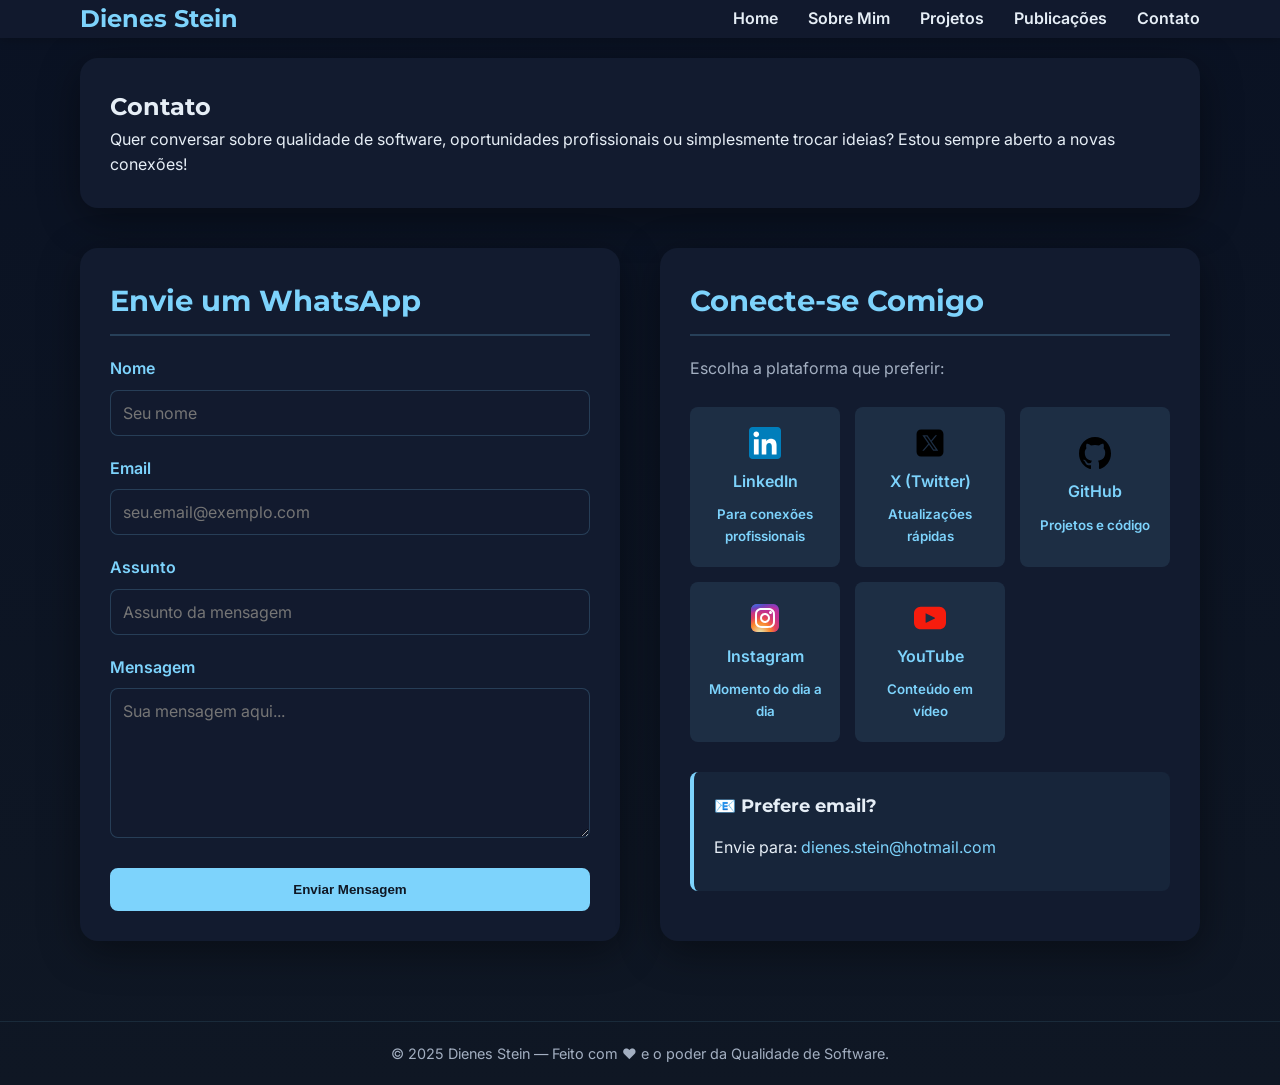
<file: contato.html>
<!DOCTYPE html>
<html lang="pt-BR">
<head>
    <meta charset="UTF-8">
    <meta name="viewport" content="width=device-width, initial-scale=1.0">
    <title>Contato — Dienes Stein</title>
    <meta name="description" content="Entre em contato comigo para parcerias, dúvidas ou oportunidades profissionais.">
    <link rel="canonical" href="https://dienes.com.br/contato" />
    <link rel="apple-touch-icon" sizes="180x180" href="images/favicon/apple-touch-icon.png">
    <link rel="icon" type="image/png" sizes="32x32" href="images/favicon/favicon-32x32.png">
    <link rel="icon" type="image/png" sizes="16x16" href="images/favicon/favicon-16x16.png">
    <link rel="icon" type="image/x-icon" href="favicon.ico">
    <link rel="stylesheet" href="css/style.css">
    <link rel="preconnect" href="https://fonts.googleapis.com">
    <link rel="preconnect" href="https://fonts.gstatic.com" crossorigin>
    <link href="https://fonts.googleapis.com/css2?family=Inter:wght@300;400;600;700&family=Montserrat:wght@700&display=swap" rel="stylesheet">
    <script src="js/analytics.js"></script>
</head>
<body>
    <header class="header">
        <div class="container">
            <nav class="navbar">
                <div class="logo">Dienes Stein</div>
                <ul class="nav-menu">
                    <li><a href="/" class="nav-link">Home</a></li>
                    <li><a href="/sobre" class="nav-link">Sobre Mim</a></li>
                    <li><a href="/projetos" class="nav-link">Projetos</a></li>
                    <li><a href="/publicacoes" class="nav-link">Publicações</a></li>
                    <li><a href="/contato" class="nav-link active">Contato</a></li>
                </ul>
                <button class="hamburger" id="hamburger">
                    <span></span>
                    <span></span>
                    <span></span>
                </button>
            </nav>
        </div>
    </header>

    <main class="container">
        <section class="card">
            <h1>Contato</h1>
            <p>Quer conversar sobre qualidade de software, oportunidades profissionais ou simplesmente trocar ideias? Estou sempre aberto a novas conexões!</p>
        </section>

        <div class="contact-section">
            <!-- Contact Form -->
            <section class="card">
                <h2>Envie um WhatsApp</h2>
                <form class="contact-form" id="whatsapp-form">
                    <div class="form-group">
                        <label for="contact-name">Nome</label>
                        <input type="text" id="contact-name" name="name" required placeholder="Seu nome">
                    </div>

                    <div class="form-group">
                        <label for="contact-email">Email</label>
                        <input type="email" id="contact-email" name="email" required placeholder="seu.email@exemplo.com">
                    </div>

                    <div class="form-group">
                        <label for="contact-subject">Assunto</label>
                        <input type="text" id="contact-subject" name="subject" required placeholder="Assunto da mensagem">
                    </div>

                    <div class="form-group">
                        <label for="contact-message">Mensagem</label>
                        <textarea id="contact-message" name="message" required placeholder="Sua mensagem aqui..."></textarea>
                    </div>

                    <button type="submit" class="btn btn-primary form-submit">Enviar Mensagem</button>
                </form>
            </section>

            <!-- Contact Information -->
            <section class="card">
                <h2>Conecte-se Comigo</h2>
                <p class="contact-intro">Escolha a plataforma que preferir:</p>

                <div class="social-links">
                    <a href="https://linkedin.com/in/dienes" target="_blank">
                        <img src="https://dieneslab.github.io/icons/linkedin.svg" alt="LinkedIn">
                        <span>LinkedIn</span>
                        <small>Para conexões profissionais</small>
                    </a>
                    <a href="https://x.com/dienes" target="_blank">
                        <img src="https://dieneslab.github.io/icons/xcom.svg" alt="X">
                        <span>X (Twitter)</span>
                        <small>Atualizações rápidas</small>
                    </a>
                    <a href="https://github.com/dieneslab" target="_blank">
                        <img src="https://dieneslab.github.io/icons/github.svg" alt="GitHub">
                        <span>GitHub</span>
                        <small>Projetos e código</small>
                    </a>
                    <a href="https://instagram.com/dienes_stein" target="_blank">
                        <img src="https://dieneslab.github.io/icons/instagram.svg" alt="Instagram">
                        <span>Instagram</span>
                        <small>Momento do dia a dia</small>
                    </a>
                    <a href="https://www.youtube.com/dienes_stein" target="_blank">
                        <img src="https://dieneslab.github.io/icons/youtube.svg" alt="YouTube">
                        <span>YouTube</span>
                        <small>Conteúdo em vídeo</small>
                    </a>
                </div>

                <div class="contact-highlight">
                    <h3>📧 Prefere email?</h3>
                    <p>Envie para: <a href="mailto:dienes.stein@hotmail.com">dienes.stein@hotmail.com</a></p>
                </div>
            </section>
        </div>

    </main>

    <footer class="footer">
        <div class="container">
            <p>&copy; 2025 Dienes Stein — Feito com ❤️ e o poder da Qualidade de Software.</p>
        </div>
    </footer>

    <script>
    document.getElementById("whatsapp-form").addEventListener("submit", function(event) {
        event.preventDefault();

        // 👉 Substitua pelo seu número do WhatsApp (DDI + DDD + número, sem traços ou espaços)
        const phoneNumber = "5547984241290";

        const name = document.getElementById("contact-name").value.trim();
        const email = document.getElementById("contact-email").value.trim();
        const subject = document.getElementById("contact-subject").value.trim();
        const message = document.getElementById("contact-message").value.trim();

        const text = ` *Nova mensagem de contato!*\n\n` +
                     ` *Nome:* ${name}\n` +
                     ` *Email:* ${email}\n` +
                     ` *Assunto:* ${subject}\n` +
                     ` *Mensagem:* ${message}`;

        const encodedText = encodeURIComponent(text);
        const whatsappURL = `https://wa.me/${phoneNumber}?text=${encodedText}`;

        window.open(whatsappURL, "_blank");
    });
    </script>

    <script src="js/script.js"></script>
</body>
</html>
</file>
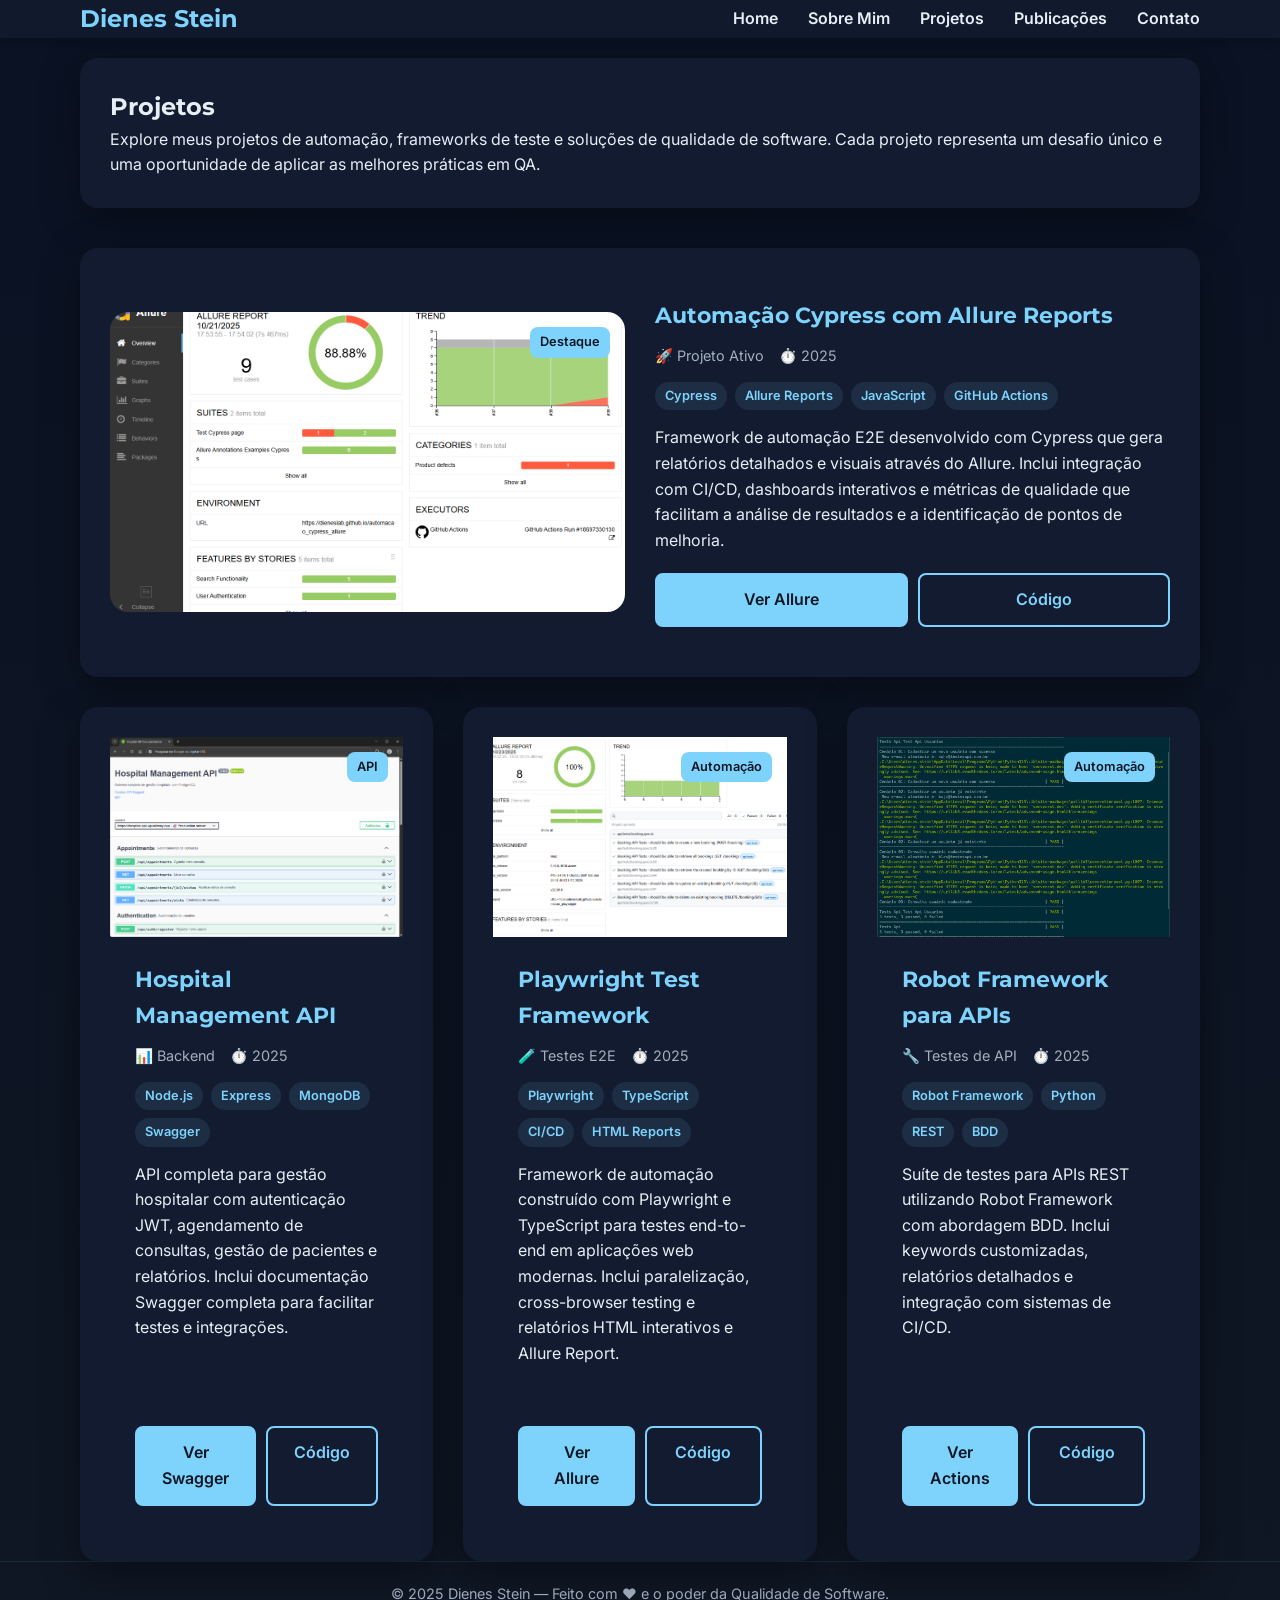
<file: projetos.html>
<!DOCTYPE html>
<html lang="pt-BR">
<head>
    <meta charset="UTF-8">
    <meta name="viewport" content="width=device-width, initial-scale=1.0">
    <title>Projetos — Dienes Stein</title>
    <meta name="description" content="Projetos de automação e qualidade de software desenvolvidos por Dienes Stein.">
    <link rel="canonical" href="https://dienes.com.br/projetos" />
    <link rel="apple-touch-icon" sizes="180x180" href="images/favicon/apple-touch-icon.png">
    <link rel="icon" type="image/png" sizes="32x32" href="images/favicon/favicon-32x32.png">
    <link rel="icon" type="image/png" sizes="16x16" href="images/favicon/favicon-16x16.png">
    <link rel="icon" type="image/x-icon" href="favicon.ico">
    <link rel="stylesheet" href="css/style.css">
    <link rel="preconnect" href="https://fonts.googleapis.com">
    <link rel="preconnect" href="https://fonts.gstatic.com" crossorigin>
    <link href="https://fonts.googleapis.com/css2?family=Inter:wght@300;400;600;700&family=Montserrat:wght@700&display=swap" rel="stylesheet">
    <script src="js/analytics.js"></script>
</head>
<body>
    <header class="header">
        <div class="container">
            <nav class="navbar">
                <div class="logo">Dienes Stein</div>
                <ul class="nav-menu">
                    <li><a href="/" class="nav-link">Home</a></li>
                    <li><a href="/sobre" class="nav-link">Sobre Mim</a></li>
                    <li><a href="/projetos" class="nav-link active">Projetos</a></li>
                    <li><a href="/publicacoes" class="nav-link">Publicações</a></li>
                    <li><a href="/contato" class="nav-link">Contato</a></li>
                </ul>
                <button class="hamburger" id="hamburger">
                    <span></span>
                    <span></span>
                    <span></span>
                </button>
            </nav>
        </div>
    </header>

    <main class="container">
        <section class="card">
            <h1>Projetos</h1>
            <p>Explore meus projetos de automação, frameworks de teste e soluções de qualidade de software. Cada projeto representa um desafio único e uma oportunidade de aplicar as melhores práticas em QA.</p>
        </section>

        <div class="projects-grid">
            <!-- Projeto Destaque -->
            <div class="card project-card featured-project">
                <div class="project-image">
                    <img src="https://dieneslab.github.io/images/allure-report-cypress.png" alt="Relatório Allure para Automação Cypress">
                    <div class="project-badge">Destaque</div>
                </div>
                <div class="project-content">
                    <h3>Automação Cypress com Allure Reports</h3>
                    <div class="project-meta">
                        <span>🚀 Projeto Ativo</span>
                        <span>⏱️ 2025</span>
                    </div>
                    <div class="project-tech">
                        <span class="tech-tag">Cypress</span>
                        <span class="tech-tag">Allure Reports</span>
                        <span class="tech-tag">JavaScript</span>
                        <span class="tech-tag">GitHub Actions</span>
                    </div>
                    <p class="project-excerpt">
                        Framework de automação E2E desenvolvido com Cypress que gera relatórios detalhados e visuais através do Allure. 
                        Inclui integração com CI/CD, dashboards interativos e métricas de qualidade que facilitam a análise de resultados 
                        e a identificação de pontos de melhoria.
                    </p>
                    <div class="project-actions">
                        <a href="https://dieneslab.github.io/automacao_cypress_allure" target="_blank" class="btn btn-primary">Ver Allure</a>
                        <a href="https://github.com/dieneslab/automacao_cypress_allure" target="_blank" class="btn btn-secondary">Código</a>
                    </div>
                </div>
            </div>

            <!-- Projeto 2 -->
            <div class="card project-card">
                <div class="project-image">
                    <img src="https://dieneslab.github.io/images/hospital-api-doc.png" alt="Hospital Management API">
                    <div class="project-badge">API</div>
                </div>
                <div class="project-content">
                    <h3>Hospital Management API</h3>
                    <div class="project-meta">
                        <span>📊 Backend</span>
                        <span>⏱️ 2025</span>
                    </div>
                    <div class="project-tech">
                        <span class="tech-tag">Node.js</span>
                        <span class="tech-tag">Express</span>
                        <span class="tech-tag">MongoDB</span>
                        <span class="tech-tag">Swagger</span>
                    </div>
                    <p class="project-excerpt">
                        API completa para gestão hospitalar com autenticação JWT, agendamento de consultas, 
                        gestão de pacientes e relatórios. Inclui documentação Swagger completa para facilitar 
                        testes e integrações.
                    </p>
                    <div class="project-actions">
                        <a href="https://hospital-api.up.railway.app/api-docs" target="_blank" class="btn btn-primary">Ver Swagger</a>
                        <a href="https://github.com/dieneslab/hospital-api" target="_blank" class="btn btn-secondary">Código</a>
                    </div>
                </div>
            </div>

            <!-- Projeto 3 -->
            <div class="card project-card">
                <div class="project-image">
                    <img src="https://dieneslab.github.io/images/playwright-dashboard.png" alt="Dashboard Playwright">
                    <div class="project-badge">Automação</div>
                </div>
                <div class="project-content">
                    <h3>Playwright Test Framework</h3>
                    <div class="project-meta">
                        <span>🧪 Testes E2E</span>
                        <span>⏱️ 2025</span>
                    </div>
                    <div class="project-tech">
                        <span class="tech-tag">Playwright</span>
                        <span class="tech-tag">TypeScript</span>
                        <span class="tech-tag">CI/CD</span>
                        <span class="tech-tag">HTML Reports</span>
                    </div>
                    <p class="project-excerpt">
                        Framework de automação construído com Playwright e TypeScript para testes end-to-end 
                        em aplicações web modernas. Inclui paralelização, cross-browser testing e relatórios 
                        HTML interativos e Allure Report.
                    </p>
                    <div class="project-actions">
                        <a href="https://dieneslab.github.io/automacao_playwright" target="_blank" class="btn btn-primary">Ver Allure</a>
                        <a href="https://github.com/dieneslab/automacao_playwright" target="_blank" class="btn btn-secondary">Código</a>
                    </div>
                </div>
            </div>

            <!-- Projeto 4 -->
            <div class="card project-card">
                <div class="project-image">
                    <img src="https://dieneslab.github.io/images/robot-framework.png" alt="Robot Framework Tests">
                    <div class="project-badge">Automação</div>
                </div>
                <div class="project-content">
                    <h3>Robot Framework para APIs</h3>
                    <div class="project-meta">
                        <span>🔧 Testes de API</span>
                        <span>⏱️ 2025</span>
                    </div>
                    <div class="project-tech">
                        <span class="tech-tag">Robot Framework</span>
                        <span class="tech-tag">Python</span>
                        <span class="tech-tag">REST</span>
                        <span class="tech-tag">BDD</span>
                    </div>
                    <p class="project-excerpt">
                        Suíte de testes para APIs REST utilizando Robot Framework com abordagem BDD. 
                        Inclui keywords customizadas, relatórios detalhados e integração com sistemas 
                        de CI/CD.
                    </p>
                    <div class="project-actions">
                        <a href="https://github.com/dieneslab/automacao_robotframework/actions" target="_blank" class="btn btn-primary">Ver Actions</a>
                        <a href="https://github.com/dieneslab/automacao_robotframework" target="_blank" class="btn btn-secondary">Código</a>
                    </div>
                </div>
            </div>
        </div>

    </main>

    <footer class="footer">
        <div class="container">
            <p>&copy; 2025 Dienes Stein — Feito com ❤️ e o poder da Qualidade de Software.</p>
        </div>
    </footer>
    <script src="js/script.js"></script>
</body>
</html>
</file>
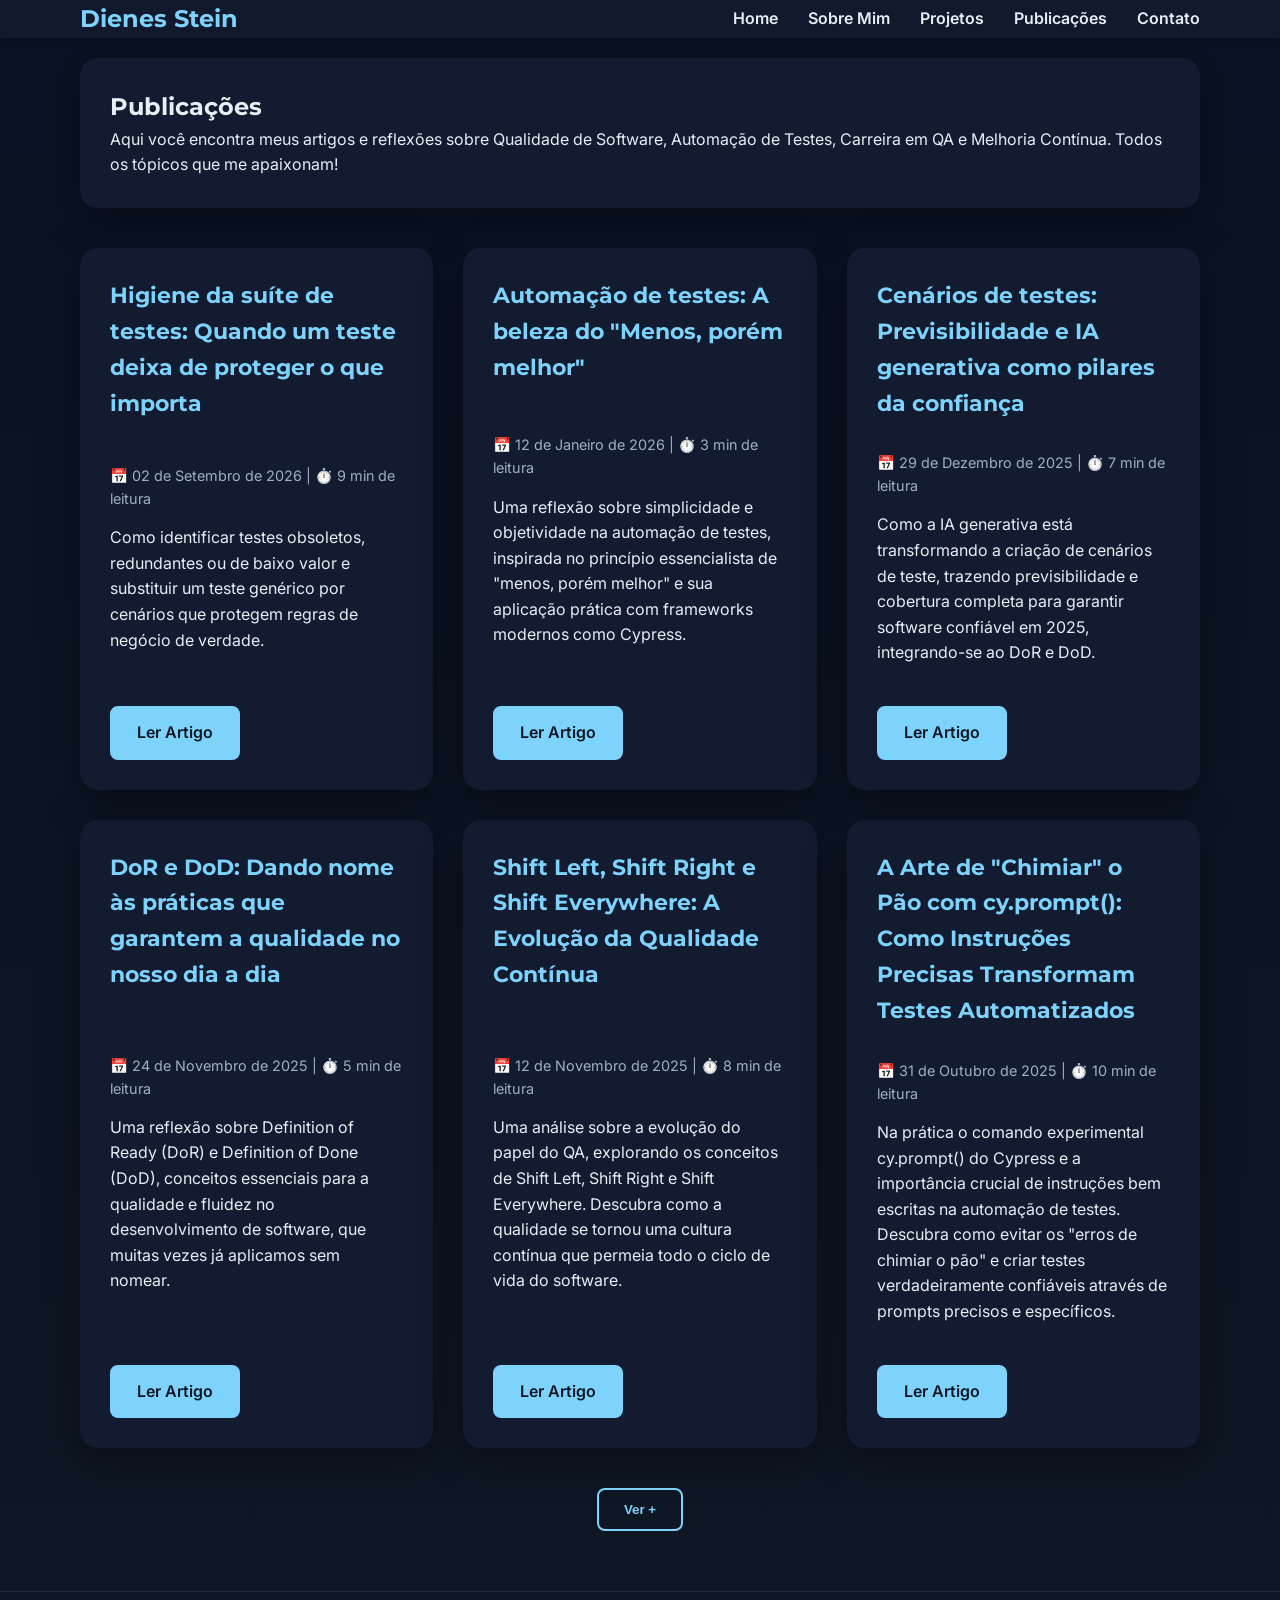
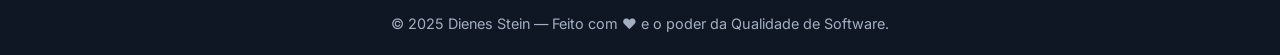
<file: publicacoes.html>
<!DOCTYPE html>
<html lang="pt-BR">
<head>
    <meta charset="UTF-8">
    <meta name="viewport" content="width=device-width, initial-scale=1.0">
    <title>Publicações — Dienes Stein</title>
    <meta name="description" content="Artigos e publicações sobre Qualidade de Software, Automação de Testes e Carreira em QA.">
    <link rel="canonical" href="https://dienes.com.br/publicacoes" />
    <link rel="apple-touch-icon" sizes="180x180" href="images/favicon/apple-touch-icon.png">
    <link rel="icon" type="image/png" sizes="32x32" href="images/favicon/favicon-32x32.png">
    <link rel="icon" type="image/png" sizes="16x16" href="images/favicon/favicon-16x16.png">
    <link rel="icon" type="image/x-icon" href="/favicon.ico">    
    <link rel="stylesheet" href="css/style.css">
    <link rel="preconnect" href="https://fonts.googleapis.com">
    <link rel="preconnect" href="https://fonts.gstatic.com" crossorigin>
    <link href="https://fonts.googleapis.com/css2?family=Inter:wght@300;400;600;700&family=Montserrat:wght@700&display=swap" rel="stylesheet">
    <script src="js/analytics.js"></script>
</head>
<body>
    <header class="header">
        <div class="container">
            <nav class="navbar">
                <div class="logo">Dienes Stein</div>
                <ul class="nav-menu">
                    <li><a href="/" class="nav-link">Home</a></li>
                    <li><a href="/sobre" class="nav-link">Sobre Mim</a></li>
                    <li><a href="/projetos" class="nav-link">Projetos</a></li>
                    <li><a href="/publicacoes" class="nav-link active">Publicações</a></li>
                    <li><a href="/contato" class="nav-link">Contato</a></li>
                </ul>
                <button class="hamburger" id="hamburger">
                    <span></span>
                    <span></span>
                    <span></span>
                </button>
            </nav>
        </div>
    </header>

    <main class="container">
        <section class="card">
            <h1>Publicações</h1>
            <p>
                Aqui você encontra meus artigos e reflexões sobre Qualidade de Software, Automação de Testes, 
                Carreira em QA e Melhoria Contínua. Todos os tópicos que me apaixonam!
            </p>
        </section>

        <div class="publications-grid">

            <div class="card publication-card">
                <h3>Higiene da suíte de testes: Quando um teste deixa de proteger o que importa</h3>
                <p class="publication-meta">📅 02 de Setembro de 2026 | ⏱️ 9 min de leitura</p>
                <p class="publication-excerpt">
                    Como identificar testes obsoletos, redundantes ou de baixo valor e substituir um teste genérico por cenários que protegem regras de negócio de verdade.
                </p>
                <a href="/publicacoes/higiene-suite-testes" class="btn btn-primary">Ler Artigo</a>
            </div>

            <div class="card publication-card">
                <h3>Automação de testes: A beleza do "Menos, porém melhor"</h3>
                <p class="publication-meta">📅 12 de Janeiro de 2026 | ⏱️ 3 min de leitura</p>
                <p class="publication-excerpt">
                    Uma reflexão sobre simplicidade e objetividade na automação de testes, inspirada no princípio 
                    essencialista de "menos, porém melhor" e sua aplicação prática com frameworks modernos como Cypress.
                </p>
                <a href="/publicacoes/automacao-menos-melhor" class="btn btn-primary">Ler Artigo</a>
            </div>

            <div class="card publication-card">
                <h3>Cenários de testes: Previsibilidade e IA generativa como pilares da confiança</h3>
                <p class="publication-meta">📅 29 de Dezembro de 2025 | ⏱️ 7 min de leitura</p>
                <p class="publication-excerpt">
                    Como a IA generativa está transformando a criação de cenários de teste, trazendo previsibilidade 
                    e cobertura completa para garantir software confiável em 2025, integrando-se ao DoR e DoD.
                </p>
                <a href="/publicacoes/cenarios-teste-ia-previsibilidade" class="btn btn-primary">Ler Artigo</a>
            </div>

            <div class="card publication-card">
                <h3>DoR e DoD: Dando nome às práticas que garantem a qualidade no nosso dia a dia</h3>
                <p class="publication-meta">📅 24 de Novembro de 2025 | ⏱️ 5 min de leitura</p>
                <p class="publication-excerpt">
                    Uma reflexão sobre Definition of Ready (DoR) e Definition of Done (DoD), conceitos essenciais 
                    para a qualidade e fluidez no desenvolvimento de software, que muitas vezes já aplicamos sem nomear.
                </p>
                <a href="/publicacoes/dor-e-dod-qualidade-diaria" class="btn btn-primary">Ler Artigo</a>
            </div>

            <div class="card publication-card">
                <h3>Shift Left, Shift Right e Shift Everywhere: A Evolução da Qualidade Contínua</h3>
                <p class="publication-meta">📅 12 de Novembro de 2025 | ⏱️ 8 min de leitura</p>
                <p class="publication-excerpt">
                    Uma análise sobre a evolução do papel do QA, explorando os conceitos de Shift Left, Shift Right 
                    e Shift Everywhere. Descubra como a qualidade se tornou uma cultura contínua que permeia todo o ciclo de vida do software.
                </p>
                <a href="/publicacoes/shift-everywhere-qualidade-continua" class="btn btn-primary">Ler Artigo</a>
            </div>

            <div class="card publication-card">
                <h3>A Arte de "Chimiar" o Pão com cy.prompt(): Como Instruções Precisas Transformam Testes Automatizados</h3>
                <p class="publication-meta">📅 31 de Outubro de 2025 | ⏱️ 10 min de leitura</p>
                <p class="publication-excerpt">
                    Na prática o comando experimental cy.prompt() do Cypress e a importância crucial de instruções 
                    bem escritas na automação de testes. Descubra como evitar os "erros de chimiar o pão" e criar testes 
                    verdadeiramente confiáveis através de prompts precisos e específicos.
                </p>
                <a href="/publicacoes/cypress-prompt-chimiar-pao" class="btn btn-primary">Ler Artigo</a>
            </div>

            <div class="card publication-card">
                <h3>Documentação de APIs: A Base para Testes de Qualidade Precisos</h3>
                <p class="publication-meta">📅 29 de Outubro de 2025 | ⏱️ 7 min de leitura</p>
                <p class="publication-excerpt">
                    Descubra como uma documentação de API bem estruturada impacta diretamente na precisão dos testes 
                    e relatórios de qualidade. Explore por que esse "contrato" entre desenvolvedores e testadores é 
                    fundamental para métricas confiáveis e cobertura real de testes.
                </p>
                <a href="/publicacoes/documentacao-apis" class="btn btn-primary">Ler Artigo</a>
            </div>

            <div class="card publication-card">
                <h3>Minhas Extensões Queridinhas do VS Code para QA em 2025</h3>
                <p class="publication-meta">📅 27 de Outubro de 2025 | ⏱️ 6 min de leitura</p>
                <p class="publication-excerpt">
                    Descubra as extensões essenciais do VS Code que todo QA deveria usar. Do GitHub Copilot aos temas 
                    que não machucam os olhos, uma lista curada com humor e praticidade para turbinar sua produtividade.
                </p>
                <a href="/publicacoes/extensoes-vscode-qa" class="btn btn-primary">Ler Artigo</a>
            </div>

        </div>

        <div class="load-more-container" id="loadMoreContainer">
            <button id="loadMoreBtn" class="btn btn-secondary">Ver +</button>
        </div>

    </main>

    <footer class="footer">
        <div class="container">
            <p>&copy; 2025 Dienes Stein — Feito com ❤️ e o poder da Qualidade de Software.</p>
        </div>
    </footer>
    <script src="js/script.js"></script>
</body>
</html>
</file>
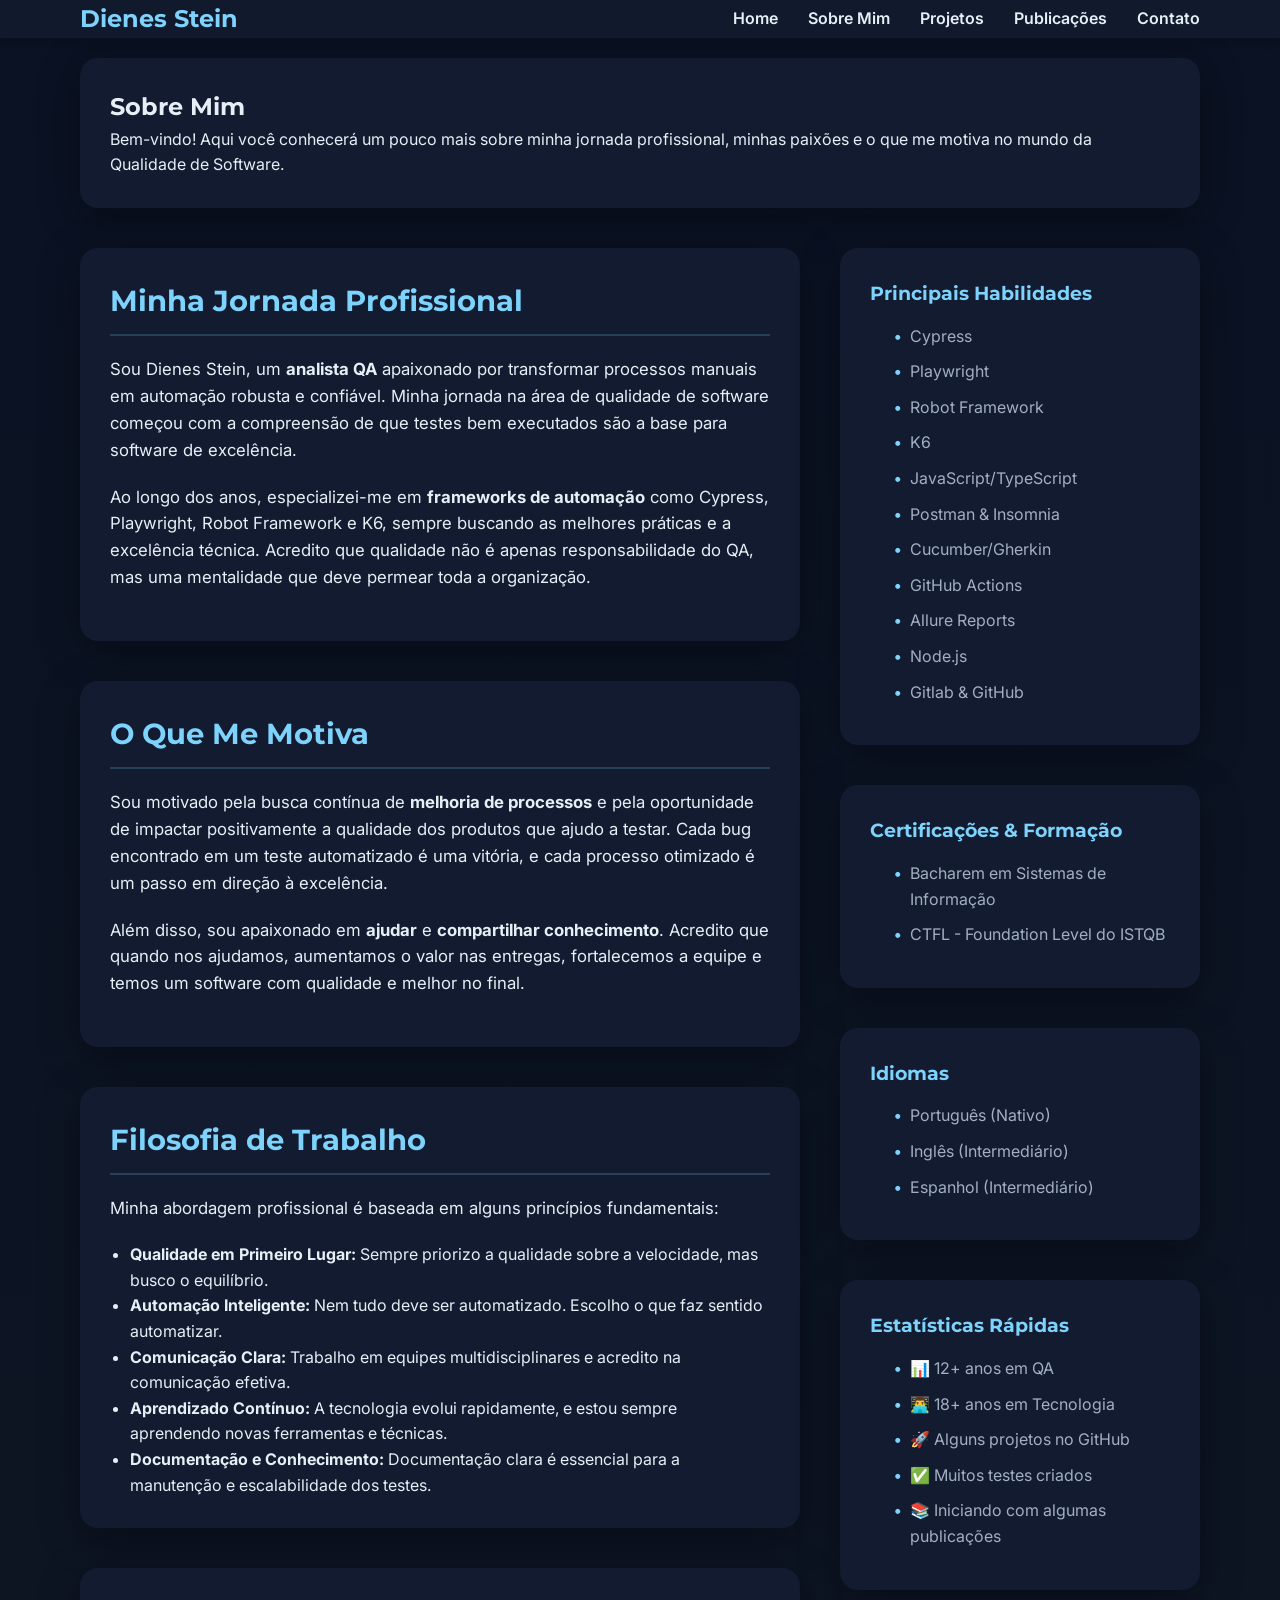
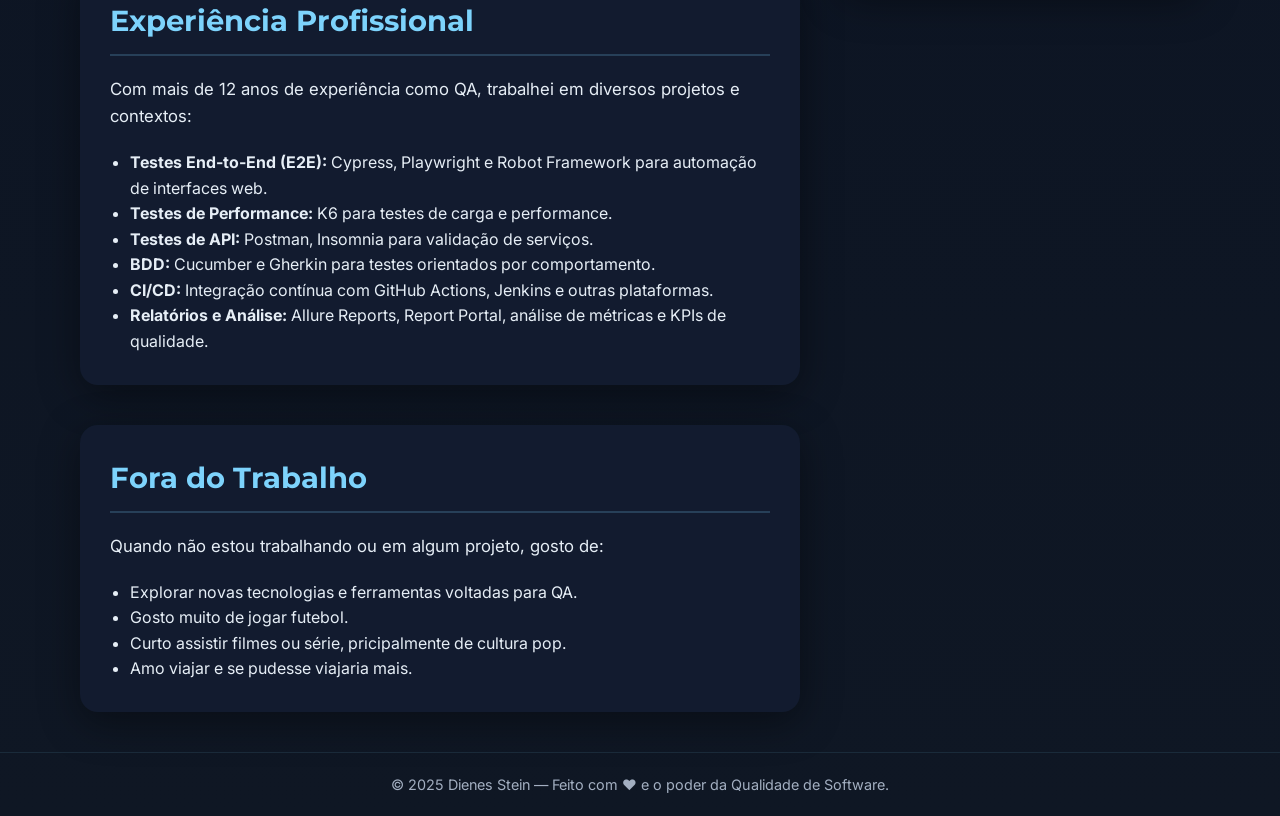
<file: sobre.html>
<!DOCTYPE html>
<html lang="pt-BR">
<head>
    <meta charset="UTF-8">
    <meta name="viewport" content="width=device-width, initial-scale=1.0">
    <title>Sobre Mim — Dienes Stein</title>
    <meta name="description" content="Conheça a história profissional de Dienes Stein, QA Automation Engineer com paixão por qualidade de software.">
    <link rel="canonical" href="https://dienes.com.br/sobre" />
    <link rel="apple-touch-icon" sizes="180x180" href="images/favicon/apple-touch-icon.png">
    <link rel="icon" type="image/png" sizes="32x32" href="images/favicon/favicon-32x32.png">
    <link rel="icon" type="image/png" sizes="16x16" href="images/favicon/favicon-16x16.png">
    <link rel="icon" type="image/x-icon" href="favicon.ico">
    <link rel="stylesheet" href="css/style.css">
    <link rel="preconnect" href="https://fonts.googleapis.com">
    <link rel="preconnect" href="https://fonts.gstatic.com" crossorigin>
    <link href="https://fonts.googleapis.com/css2?family=Inter:wght@300;400;600;700&family=Montserrat:wght@700&display=swap" rel="stylesheet">
    <script src="js/analytics.js"></script>
</head>
<body>
    <header class="header">
        <div class="container">
            <nav class="navbar">
                <div class="logo">Dienes Stein</div>
                <ul class="nav-menu">
                    <li><a href="/" class="nav-link">Home</a></li>
                    <li><a href="/sobre" class="nav-link active">Sobre Mim</a></li>
                    <li><a href="/projetos" class="nav-link">Projetos</a></li>
                    <li><a href="/publicacoes" class="nav-link">Publicações</a></li>
                    <li><a href="/contato" class="nav-link">Contato</a></li>
                </ul>
                <button class="hamburger" id="hamburger">
                    <span></span>
                    <span></span>
                    <span></span>
                </button>
            </nav>
        </div>
    </header>

    <main class="container">
        <section class="card">
            <h1>Sobre Mim</h1>
            <p>Bem-vindo! Aqui você conhecerá um pouco mais sobre minha jornada profissional, minhas paixões e o que me motiva no mundo da Qualidade de Software.</p>
        </section>

        <div class="about-wrapper">
            <div class="about-main">
                <section class="card">
                    <h2>Minha Jornada Profissional</h2>
                    <p>
                        Sou Dienes Stein, um <strong>analista QA</strong> apaixonado por transformar processos manuais em automação robusta e confiável. 
                        Minha jornada na área de qualidade de software começou com a compreensão de que testes bem executados são a base para software de excelência.
                    </p>
                    <p>
                        Ao longo dos anos, especializei-me em <strong>frameworks de automação</strong> como Cypress, Playwright, Robot Framework e K6, sempre buscando as melhores práticas 
                        e a excelência técnica. Acredito que qualidade não é apenas responsabilidade do QA, mas uma mentalidade que deve permear toda a organização.
                    </p>
                </section>

                <section class="card">
                    <h2>O Que Me Motiva</h2>
                    <p>
                        Sou motivado pela busca contínua de <strong>melhoria de processos</strong> e pela oportunidade de impactar positivamente a qualidade dos produtos que ajudo a testar. 
                        Cada bug encontrado em um teste automatizado é uma vitória, e cada processo otimizado é um passo em direção à excelência.
                    </p>
                    <p>
                        Além disso, sou apaixonado em <strong>ajudar</strong> e <strong>compartilhar conhecimento</strong>. Acredito que quando nos ajudamos, aumentamos
                        o valor nas entregas, fortalecemos a equipe e temos um software com qualidade e melhor no final.
                        
                    </p>
                </section>

                <section class="card">
                    <h2>Filosofia de Trabalho</h2>
                    <p>
                        Minha abordagem profissional é baseada em alguns princípios fundamentais:
                    </p>
                    <ul class="principles-list">
                        <li><strong>Qualidade em Primeiro Lugar:</strong> Sempre priorizo a qualidade sobre a velocidade, mas busco o equilíbrio.</li>
                        <li><strong>Automação Inteligente:</strong> Nem tudo deve ser automatizado. Escolho o que faz sentido automatizar.</li>
                        <li><strong>Comunicação Clara:</strong> Trabalho em equipes multidisciplinares e acredito na comunicação efetiva.</li>
                        <li><strong>Aprendizado Contínuo:</strong> A tecnologia evolui rapidamente, e estou sempre aprendendo novas ferramentas e técnicas.</li>
                        <li><strong>Documentação e Conhecimento:</strong> Documentação clara é essencial para a manutenção e escalabilidade dos testes.</li>
                    </ul>
                </section>

                <section class="card">
                    <h2>Experiência Profissional</h2>
                    <p>
                        Com mais de 12 anos de experiência como QA, trabalhei em diversos projetos e contextos:
                    </p>
                    <ul class="experience-list">
                        <li><strong>Testes End-to-End (E2E):</strong> Cypress, Playwright e Robot Framework para automação de interfaces web.</li>
                        <li><strong>Testes de Performance:</strong> K6 para testes de carga e performance.</li>
                        <li><strong>Testes de API:</strong> Postman, Insomnia para validação de serviços.</li>
                        <li><strong>BDD:</strong> Cucumber e Gherkin para testes orientados por comportamento.</li>
                        <li><strong>CI/CD:</strong> Integração contínua com GitHub Actions, Jenkins e outras plataformas.</li>
                        <li><strong>Relatórios e Análise:</strong> Allure Reports, Report Portal, análise de métricas e KPIs de qualidade.</li>
                    </ul>
                </section>

                <section class="card">
                    <h2>Fora do Trabalho</h2>
                    <p>
                        Quando não estou trabalhando ou em algum projeto, gosto de:
                    </p>
                    <ul class="hobbies-list">
                        <li>Explorar novas tecnologias e ferramentas voltadas para QA.</li>
                        <li>Gosto muito de jogar futebol.</li>
                        <li>Curto assistir filmes ou série, pricipalmente de cultura pop.</li>
                        <li>Amo viajar e se pudesse viajaria mais.</li>
                    </ul>
                </section>
            </div>

            <aside class="about-sidebar">
                <section class="card">
                    <h3>Principais Habilidades</h3>
                    <ul class="skills-list">
                        <li>Cypress</li>
                        <li>Playwright</li>
                        <li>Robot Framework</li>
                        <li>K6</li>
                        <li>JavaScript/TypeScript</li>
                        <li>Postman & Insomnia</li>
                        <li>Cucumber/Gherkin</li>
                        <li>GitHub Actions</li>
                        <li>Allure Reports</li>
                        <li>Node.js</li>
                        <li>Gitlab & GitHub</li>
                    </ul>
                </section>

                <section class="card">
                    <h3>Certificações & Formação</h3>
                    <ul class="certifications-list">
                        <li>Bacharem em Sistemas de Informação</li>
                        <li>CTFL - Foundation Level do ISTQB</li>                        
                    </ul>
                </section>

                <section class="card">
                    <h3>Idiomas</h3>
                    <ul class="languages-list">
                        <li>Português (Nativo)</li>
                        <li>Inglês (Intermediário)</li>
                        <li>Espanhol (Intermediário)</li>
                    </ul>
                </section>

                <section class="card">
                    <h3>Estatísticas Rápidas</h3>
                    <ul class="stats-list">
                        <li>📊 12+ anos em QA</li>
                        <li>👨‍💻 18+ anos em Tecnologia</li>
                        <li>🚀 Alguns projetos no GitHub</li>
                        <li>✅ Muitos testes criados</li>
                        <li>📚 Iniciando com algumas publicações</li>
                    </ul>
                </section>
            </aside>
        </div>

    </main>

    <footer class="footer">
        <div class="container">
            <p>&copy; 2025 Dienes Stein — Feito com ❤️ e o poder da Qualidade de Software.</p>
        </div>
    </footer>
    <script src="js/script.js"></script>
</body>
</html>
</file>
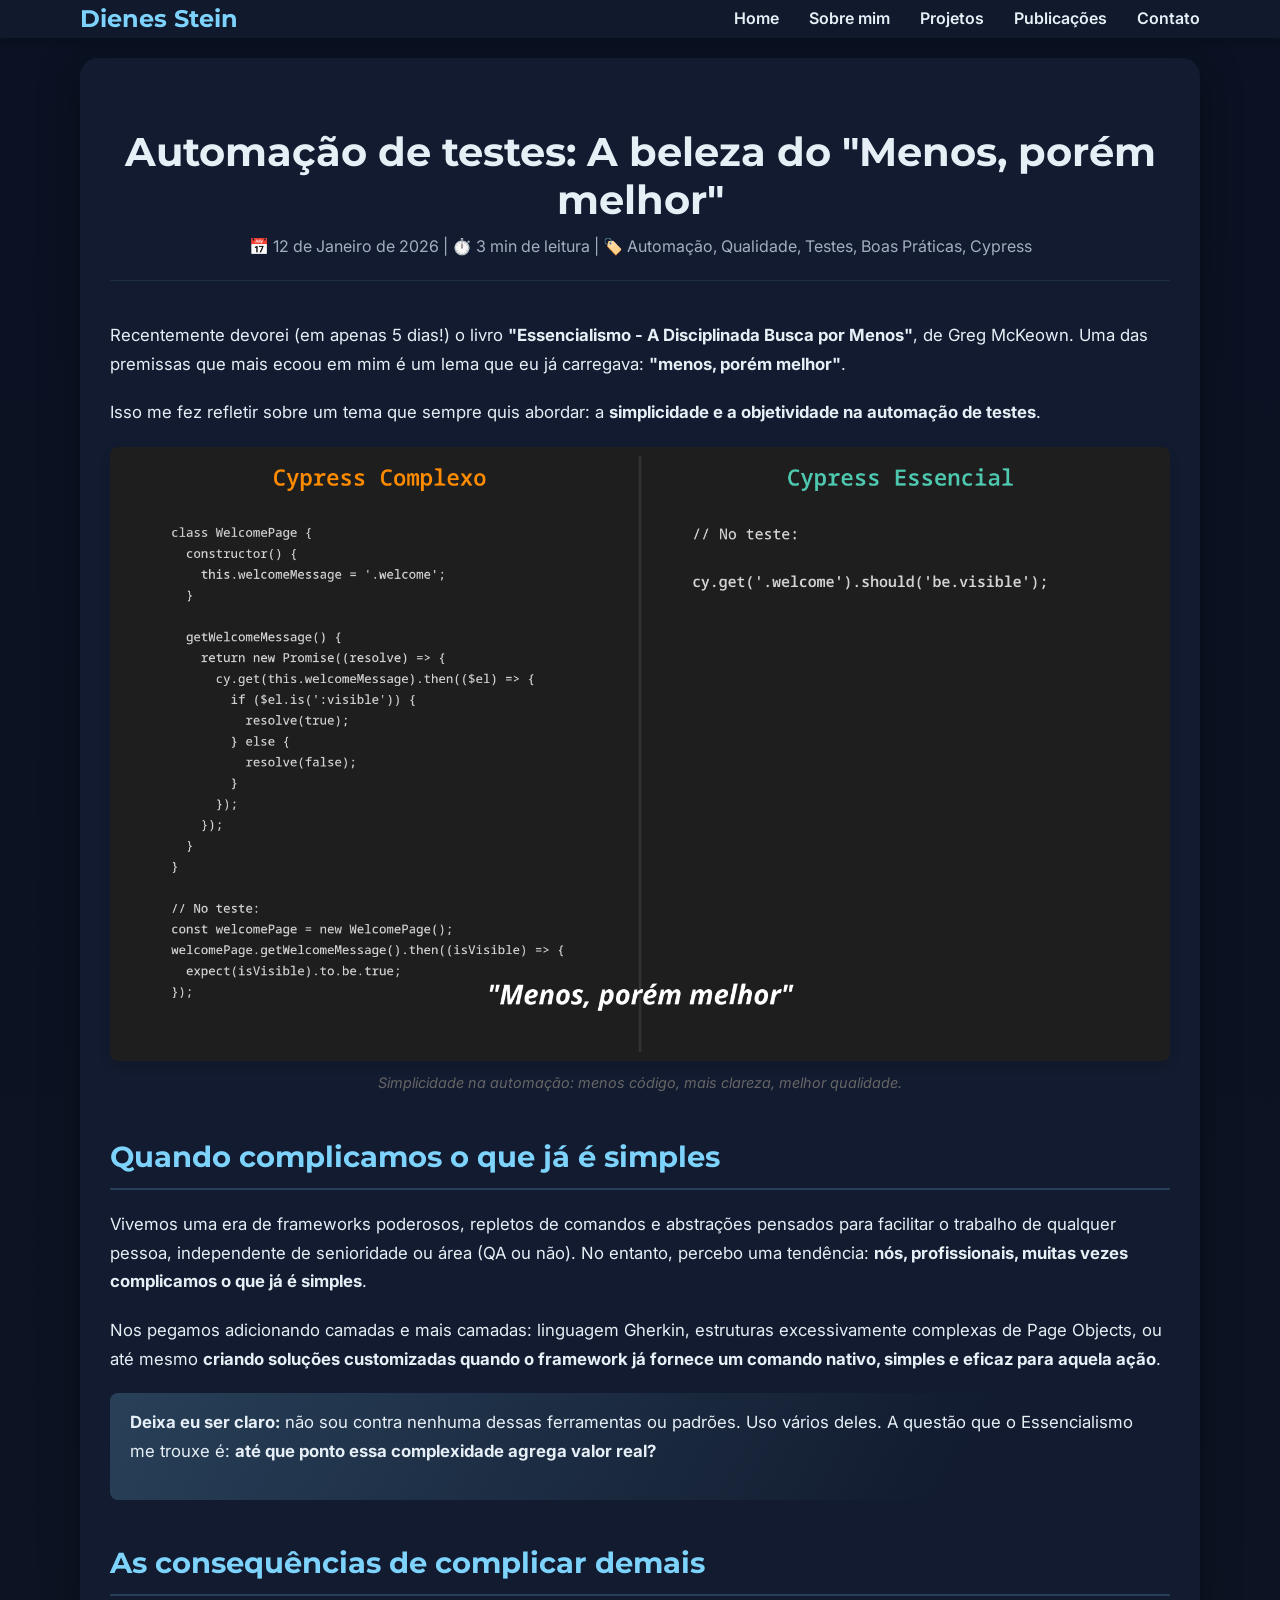
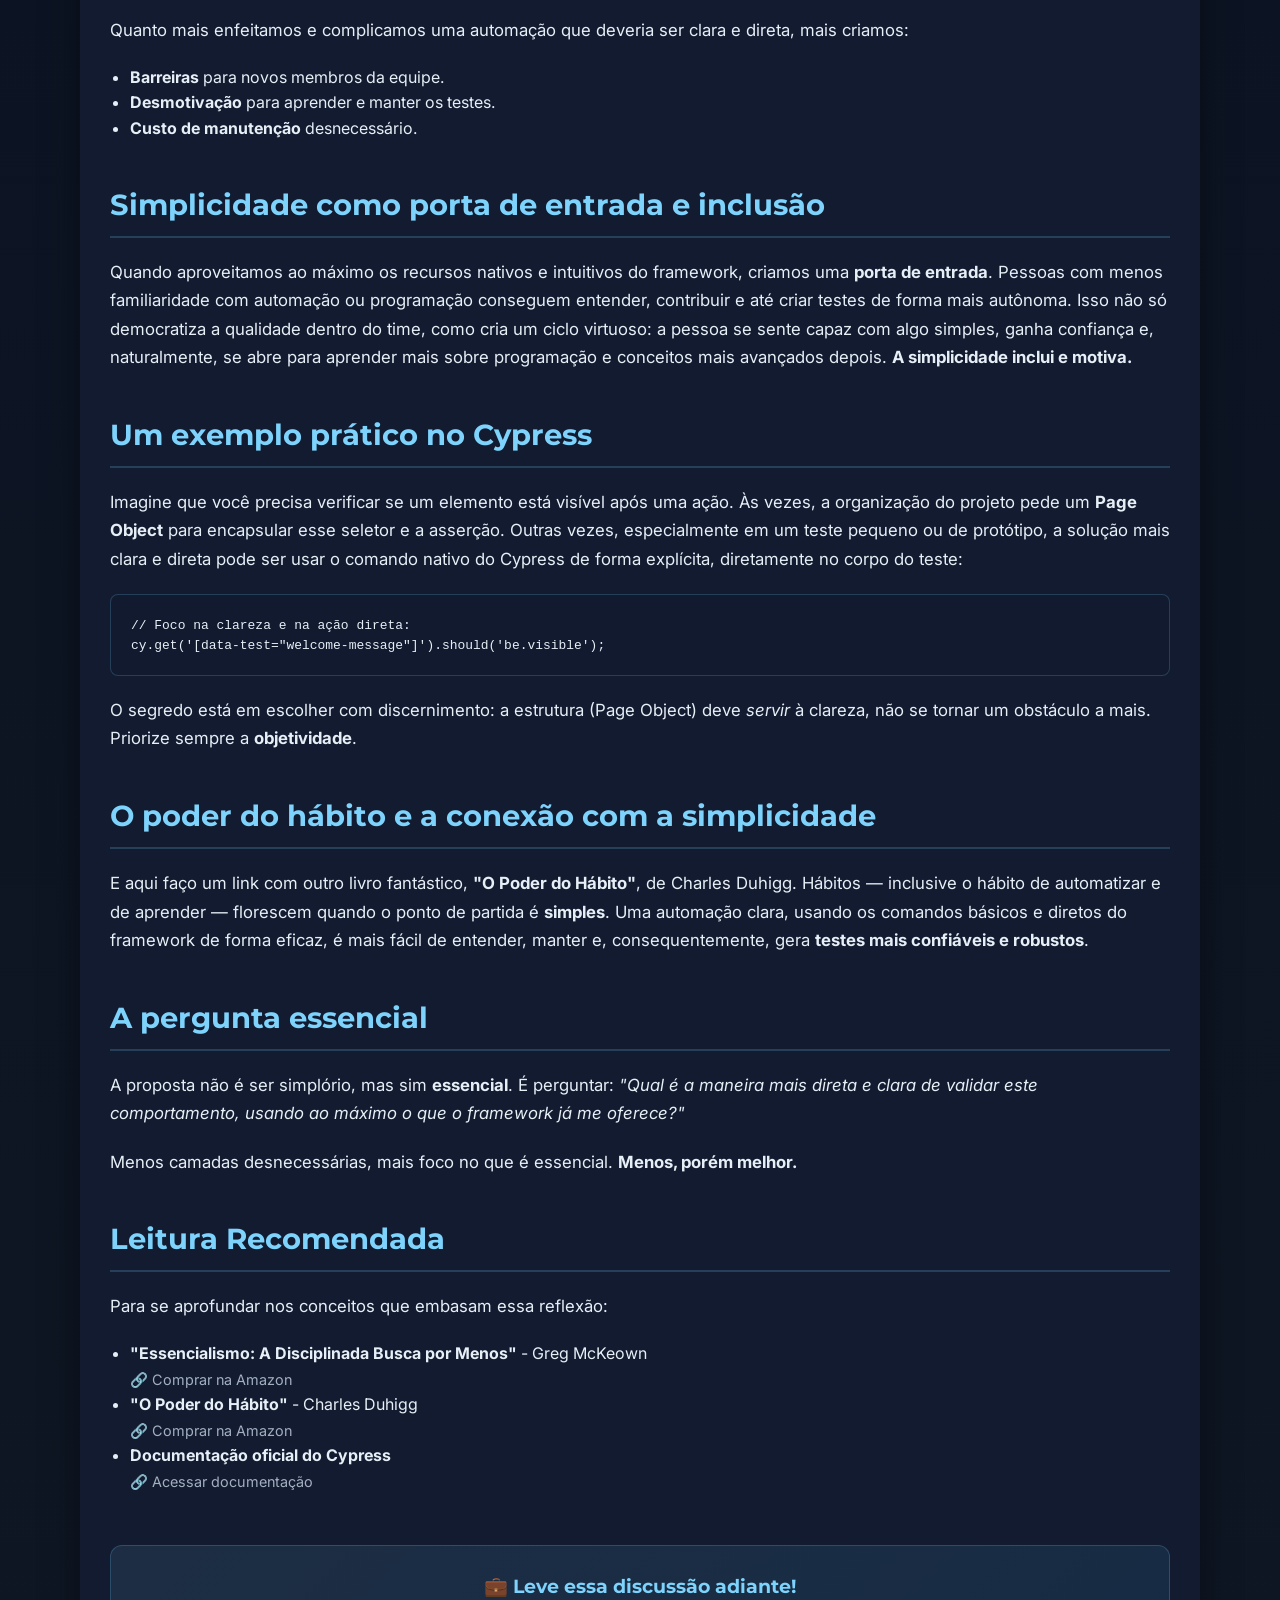
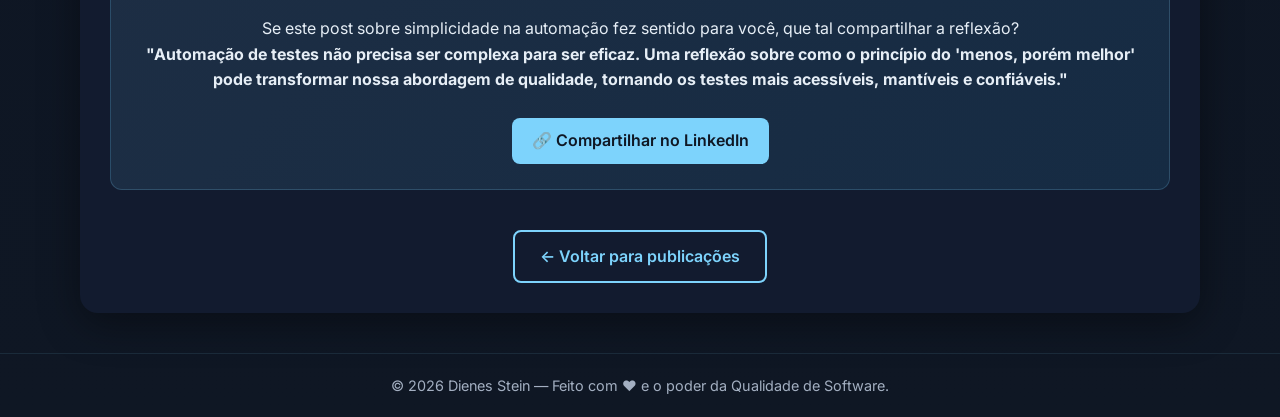
<file: publicacoes/automacao-menos-melhor.html>
<!DOCTYPE html>
<html lang="pt-BR">
<head>
    <meta charset="UTF-8">
    <meta name="viewport" content="width=device-width, initial-scale=1.0">
    <title>Automação de testes: A beleza do "Menos, porém melhor" — Dienes Stein</title>
    <meta name="description" content="Uma reflexão sobre simplicidade e objetividade na automação de testes, inspirada no princípio essencialista de 'menos, porém melhor' e sua aplicação prática com frameworks modernos.">
    <link rel="canonical" href="https://dienes.com.br/publicacoes/automacao-menos-melhor" />
    <link rel="apple-touch-icon" sizes="180x180" href="../images/favicon/apple-touch-icon.png">
    <link rel="icon" type="image/png" sizes="32x32" href="../images/favicon/favicon-32x32.png">
    <link rel="icon" type="image/png" sizes="16x16" href="../images/favicon/favicon-16x16.png">
    <link rel="icon" type="image/x-icon" href="../favicon.ico">
    <link rel="stylesheet" href="../css/style.css">
    <link rel="preconnect" href="https://fonts.googleapis.com">
    <link rel="preconnect" href="https://fonts.gstatic.com" crossorigin>
    <link href="https://fonts.googleapis.com/css2?family=Inter:wght@300;400;600;700&family=Montserrat:wght@700&display=swap" rel="stylesheet">
    <script src="../js/analytics.js"></script>
</head>
<body>
    <header class="header">
        <div class="container">
            <nav class="navbar">
                <div class="logo">Dienes Stein</div>
                <ul class="nav-menu">
                    <li><a href="/" class="nav-link">Home</a></li>
                    <li><a href="/sobre" class="nav-link">Sobre mim</a></li>
                    <li><a href="/projetos" class="nav-link">Projetos</a></li>
                    <li><a href="/publicacoes" class="nav-link">Publicações</a></li>
                    <li><a href="/contato" class="nav-link">Contato</a></li>
                </ul>
                <button class="hamburger" id="hamburger">
                    <span></span>
                    <span></span>
                    <span></span>
                </button>
            </nav>
        </div>
    </header>

    <main class="container">
        <article class="card">
            <header class="article-header">
                <h1>Automação de testes: A beleza do "Menos, porém melhor"</h1>
                <p class="article-meta">📅 12 de Janeiro de 2026 | ⏱️ 3 min de leitura | 🏷️ Automação, Qualidade, Testes, Boas Práticas, Cypress</p>
            </header>

            <div class="article-content">
                <p>Recentemente devorei (em apenas 5 dias!) o livro <strong>"Essencialismo - A Disciplinada Busca por Menos"</strong>, de Greg McKeown. Uma das premissas que mais ecoou em mim é um lema que eu já carregava: <strong>"menos, porém melhor"</strong>.</p>
                
                <p>Isso me fez refletir sobre um tema que sempre quis abordar: a <strong>simplicidade e a objetividade na automação de testes</strong>.</p>

                <figure>
                    <img src="../images/automacao-simplicidade.png" alt="Ilustração mostrando um código de automação simples e limpo ao lado de um código complexo e confuso, com a frase 'Menos, porém melhor' destacada">
                    <figcaption>Simplicidade na automação: menos código, mais clareza, melhor qualidade.</figcaption>
                </figure>

                <h2 id="complexidade-desnecessaria">Quando complicamos o que já é simples</h2>
                <p>Vivemos uma era de frameworks poderosos, repletos de comandos e abstrações pensados para facilitar o trabalho de qualquer pessoa, independente de senioridade ou área (QA ou não). No entanto, percebo uma tendência: <strong>nós, profissionais, muitas vezes complicamos o que já é simples</strong>.</p>
                
                <p>Nos pegamos adicionando camadas e mais camadas: linguagem Gherkin, estruturas excessivamente complexas de Page Objects, ou até mesmo <strong>criando soluções customizadas quando o framework já fornece um comando nativo, simples e eficaz para aquela ação</strong>.</p>
                
                <div class="highlight">
                    <p><strong>Deixa eu ser claro:</strong> não sou contra nenhuma dessas ferramentas ou padrões. Uso vários deles. A questão que o Essencialismo me trouxe é: <strong>até que ponto essa complexidade agrega valor real?</strong></p>
                </div>

                <h2 id="consequencias-complexidade">As consequências de complicar demais</h2>
                <p>Quanto mais enfeitamos e complicamos uma automação que deveria ser clara e direta, mais criamos:</p>
                
                <ul>
                    <li><strong>Barreiras</strong> para novos membros da equipe.</li>
                    <li><strong>Desmotivação</strong> para aprender e manter os testes.</li>
                    <li><strong>Custo de manutenção</strong> desnecessário.</li>
                </ul>

                <h2 id="simplicidade-inclusao">Simplicidade como porta de entrada e inclusão</h2>
                <p>Quando aproveitamos ao máximo os recursos nativos e intuitivos do framework, criamos uma <strong>porta de entrada</strong>. Pessoas com menos familiaridade com automação ou programação conseguem entender, contribuir e até criar testes de forma mais autônoma. Isso não só democratiza a qualidade dentro do time, como cria um ciclo virtuoso: a pessoa se sente capaz com algo simples, ganha confiança e, naturalmente, se abre para aprender mais sobre programação e conceitos mais avançados depois. <strong>A simplicidade inclui e motiva.</strong></p>

                <h2 id="exemplo-pratico-cypress">Um exemplo prático no Cypress</h2>
                <p>Imagine que você precisa verificar se um elemento está visível após uma ação. Às vezes, a organização do projeto pede um <strong>Page Object</strong> para encapsular esse seletor e a asserção. Outras vezes, especialmente em um teste pequeno ou de protótipo, a solução mais clara e direta pode ser usar o comando nativo do Cypress de forma explícita, diretamente no corpo do teste:</p>
                
                <pre><code>// Foco na clareza e na ação direta:
cy.get('[data-test="welcome-message"]').should('be.visible');</code></pre>
                
                <p>O segredo está em escolher com discernimento: a estrutura (Page Object) deve <em>servir</em> à clareza, não se tornar um obstáculo a mais. Priorize sempre a <strong>objetividade</strong>.</p>

                <h2 id="habit-simplicity-connection">O poder do hábito e a conexão com a simplicidade</h2>
                <p>E aqui faço um link com outro livro fantástico, <strong>"O Poder do Hábito"</strong>, de Charles Duhigg. Hábitos — inclusive o hábito de automatizar e de aprender — florescem quando o ponto de partida é <strong>simples</strong>. Uma automação clara, usando os comandos básicos e diretos do framework de forma eficaz, é mais fácil de entender, manter e, consequentemente, gera <strong>testes mais confiáveis e robustos</strong>.</p>

                <h2 id="pergunta-essencial">A pergunta essencial</h2>
                <p>A proposta não é ser simplório, mas sim <strong>essencial</strong>. É perguntar: <em>"Qual é a maneira mais direta e clara de validar este comportamento, usando ao máximo o que o framework já me oferece?"</em></p>
                
                <p>Menos camadas desnecessárias, mais foco no que é essencial. <strong>Menos, porém melhor.</strong></p>

                <h2 id="leitura-recomendada">Leitura Recomendada</h2>
                <p>Para se aprofundar nos conceitos que embasam essa reflexão:</p>
                
                <ul>
                    <li>
                        <strong>"Essencialismo: A Disciplinada Busca por Menos"</strong> - Greg McKeown<br>
                        <a href="https://a.co/d/64GvRKp" target="_blank" rel="noopener noreferrer" style="font-size: 0.9rem; color: var(--color-muted);">🔗 Comprar na Amazon</a>
                    </li>
                    <li>
                        <strong>"O Poder do Hábito"</strong> - Charles Duhigg<br>
                        <a href="https://a.co/d/5eh6ZsL" target="_blank" rel="noopener noreferrer" style="font-size: 0.9rem; color: var(--color-muted);">🔗 Comprar na Amazon</a>
                    </li>
                    <li>
                        <strong>Documentação oficial do Cypress</strong><br>
                        <a href="https://docs.cypress.io" target="_blank" rel="noopener noreferrer" style="font-size: 0.9rem; color: var(--color-muted);">🔗 Acessar documentação</a>
                    </li>
                </ul>
            </div>

            <div class="linkedin-cta">
                <h3>💼 Leve essa discussão adiante!</h3>
                <p>Se este post sobre simplicidade na automação fez sentido para você, que tal compartilhar a reflexão?</p>
                <p><strong>"Automação de testes não precisa ser complexa para ser eficaz. Uma reflexão sobre como o princípio do 'menos, porém melhor' pode transformar nossa abordagem de qualidade, tornando os testes mais acessíveis, mantíveis e confiáveis."</strong></p>
                <div class="demo-links">
                    <a href="https://www.linkedin.com/shareArticle?mini=true&url=https://dienes.com.br/publicacoes/automacao-menos-melhor&title=Automação de Testes: A Beleza do 'Menos, porém Melhor'" target="_blank" rel="noopener noreferrer">
                        🔗 Compartilhar no LinkedIn
                    </a>
                </div>
            </div>

            <div style="text-align: center; margin-top: 40px;">
                <a href="/publicacoes" class="btn btn-secondary">← Voltar para publicações</a>
            </div>
        </article>
    </main>

    <footer class="footer">
        <div class="container">
            <p>&copy; 2026 Dienes Stein — Feito com ❤️ e o poder da Qualidade de Software.</p>
        </div>
    </footer>
    <script src="../js/script.js"></script>
</body>
</html>
</file>
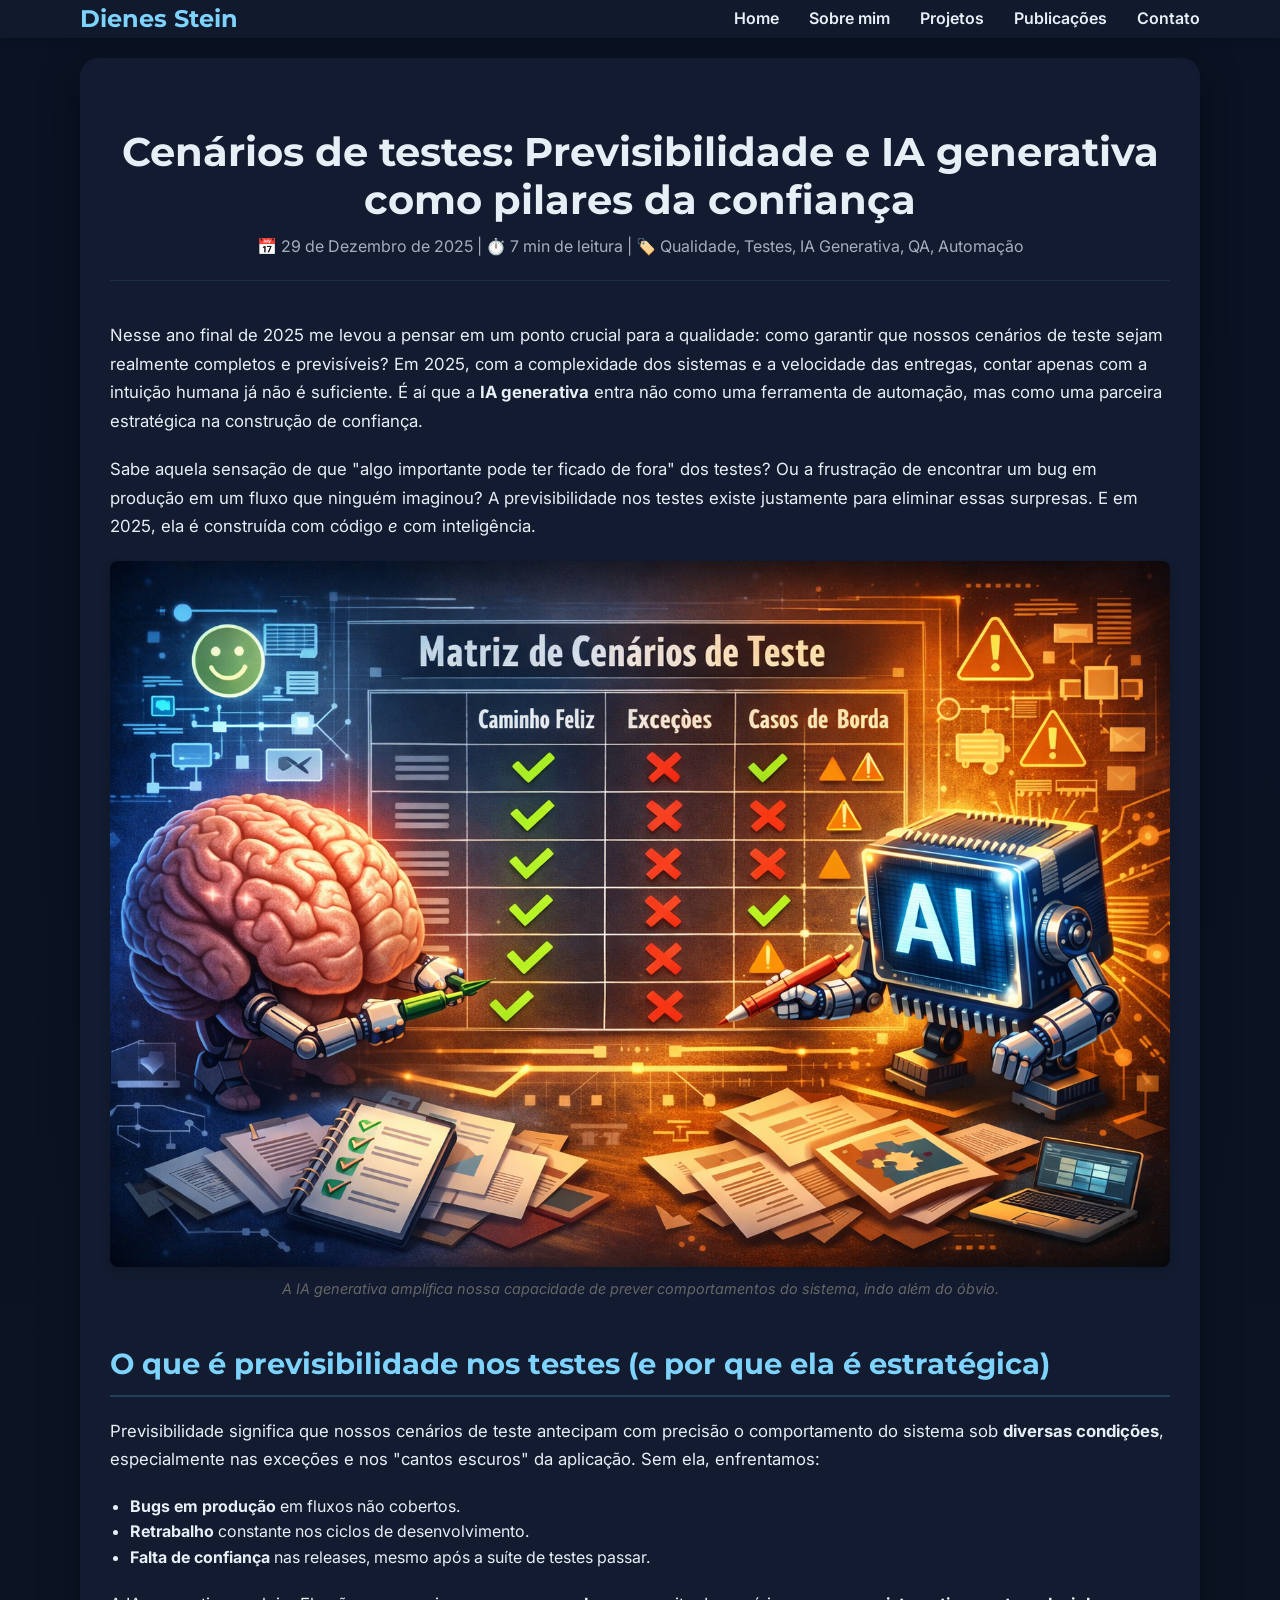
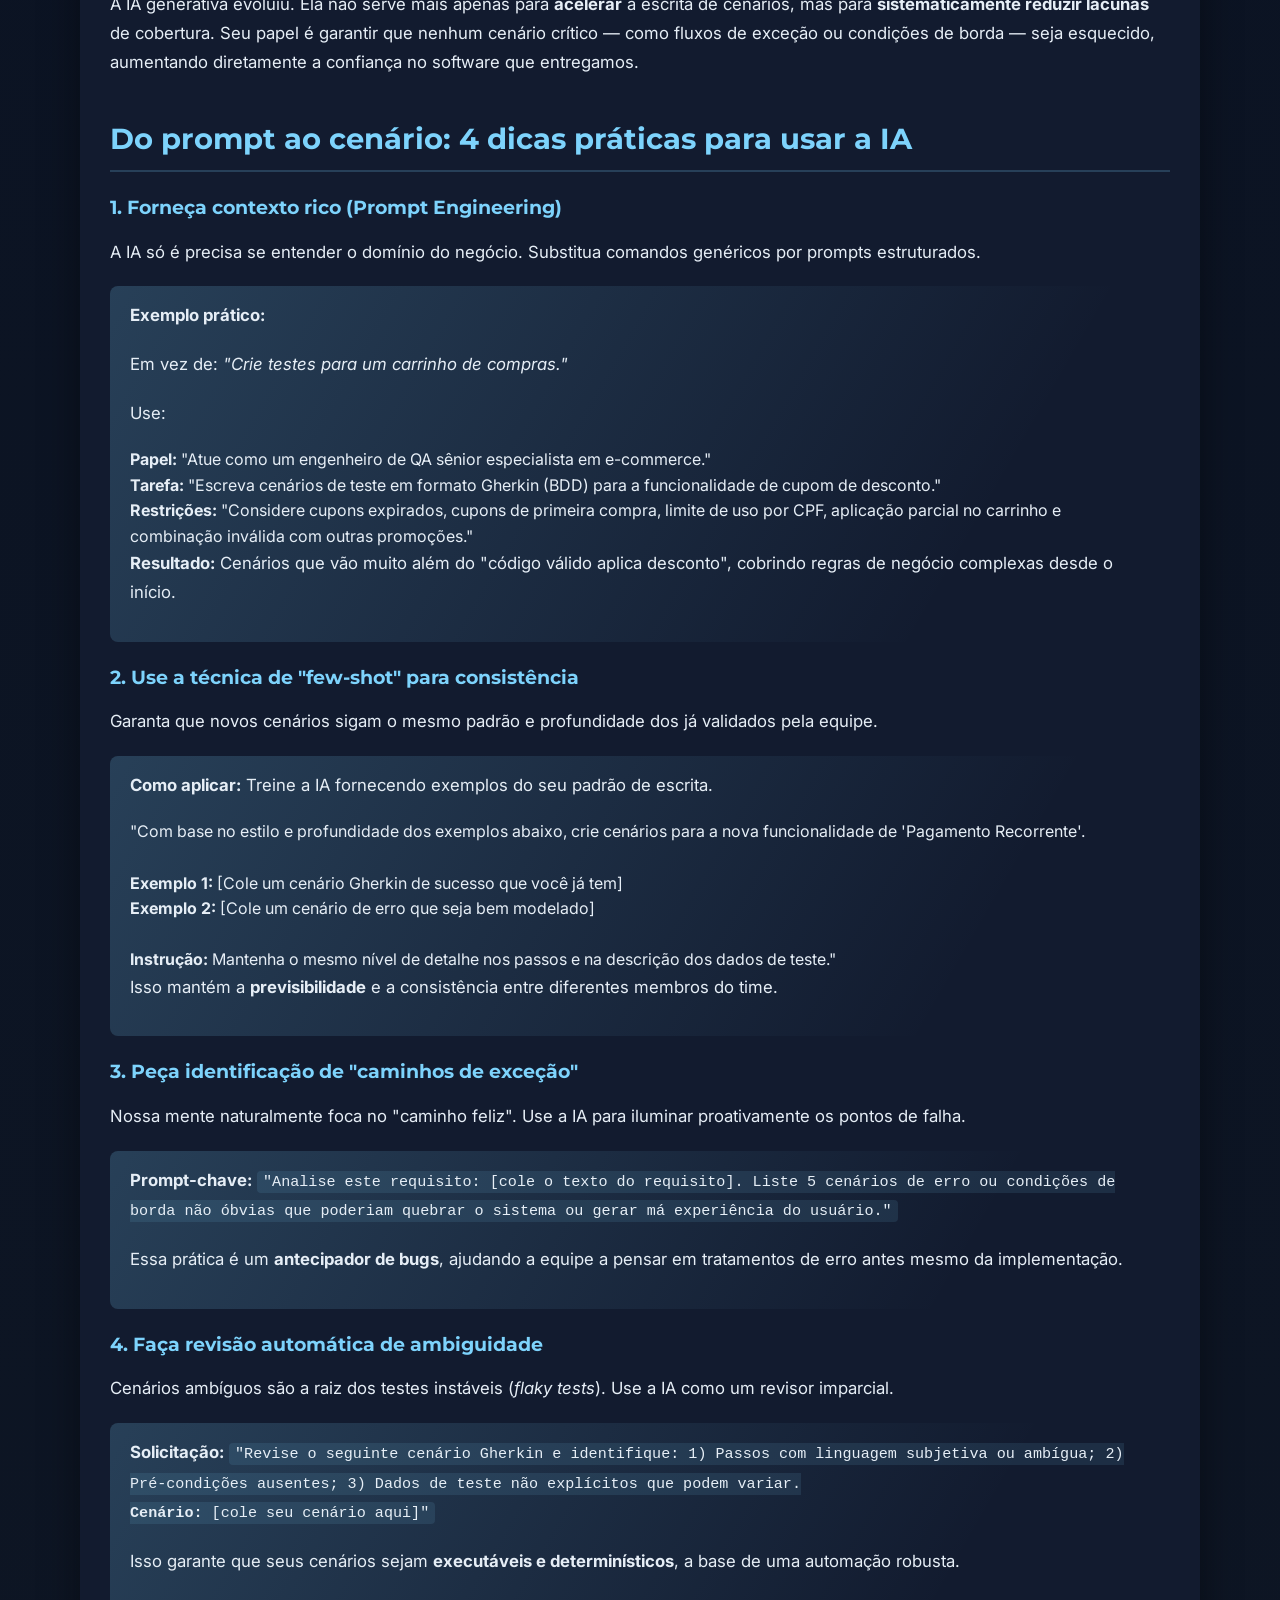
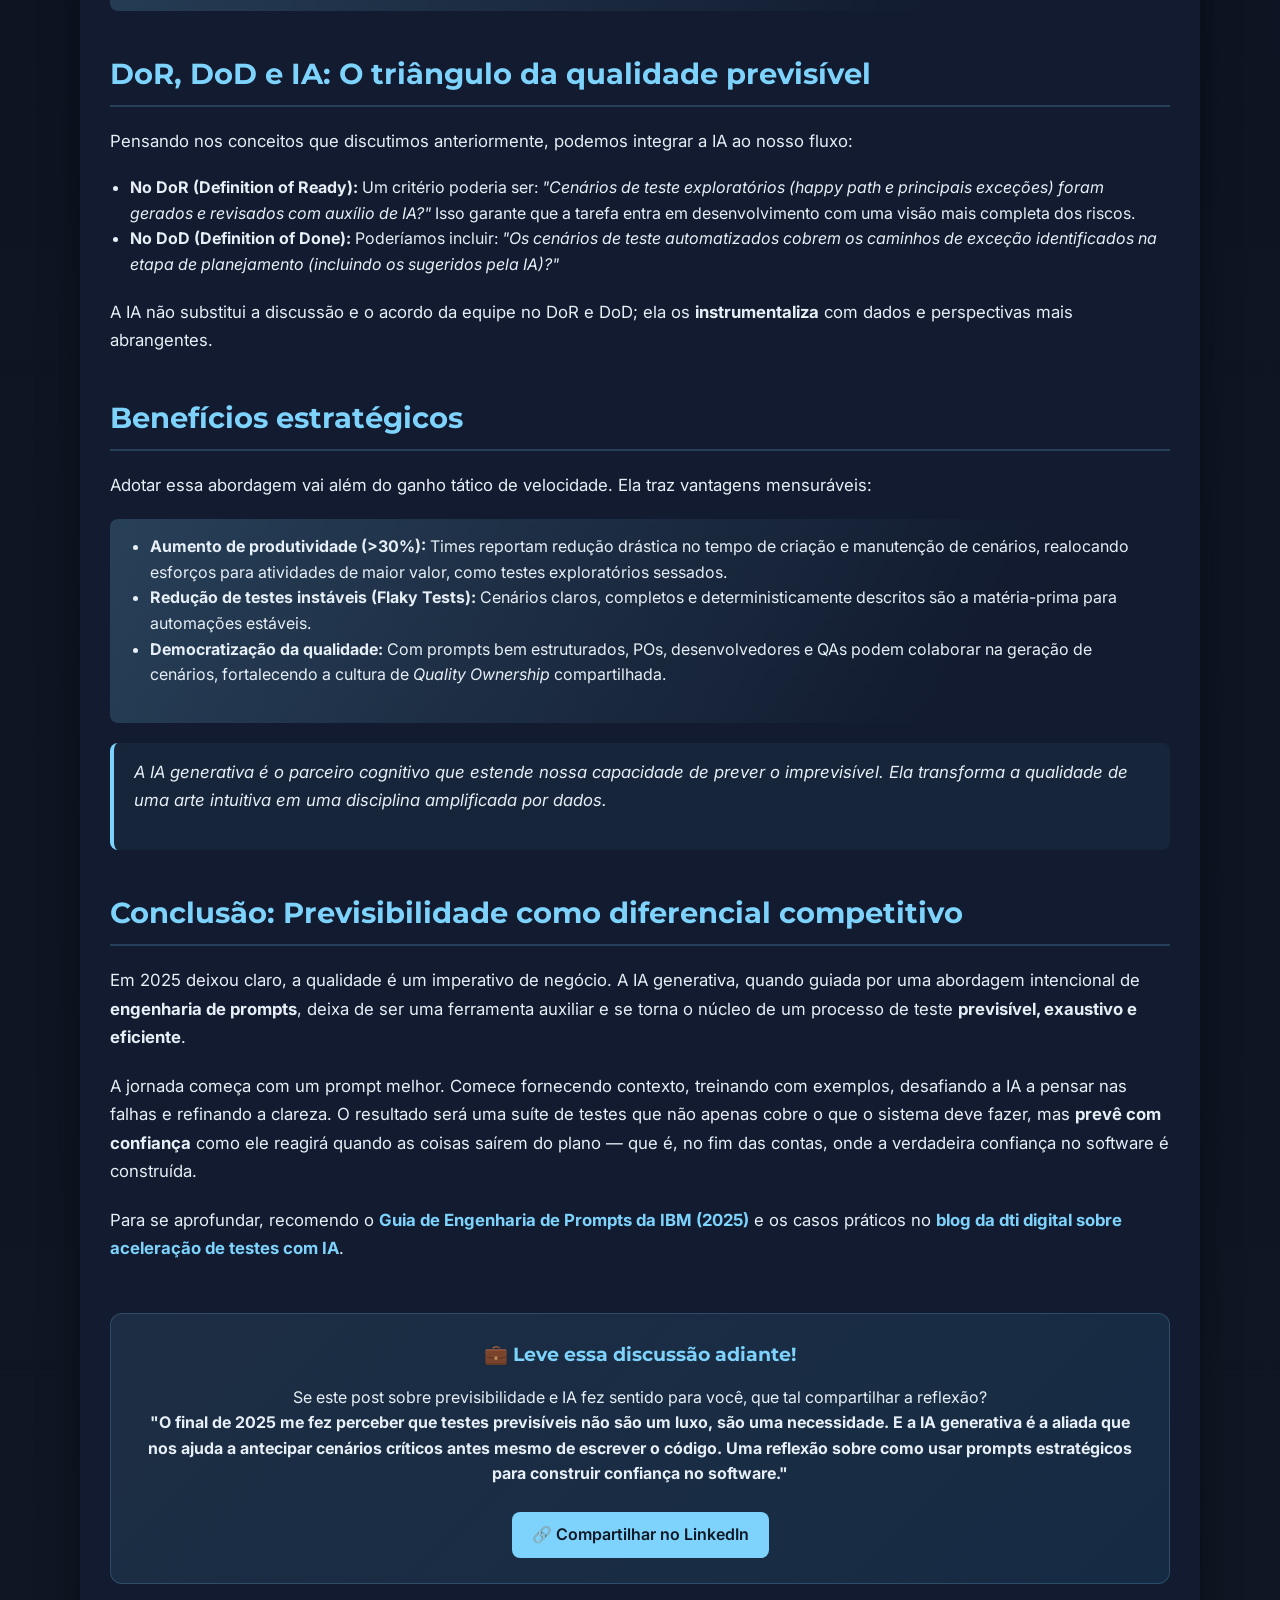
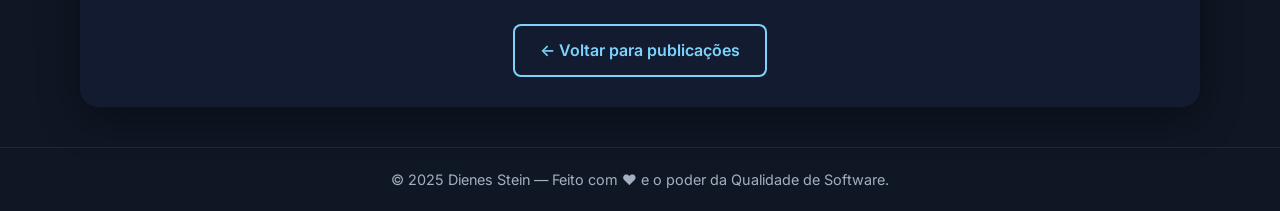
<file: publicacoes/cenarios-teste-ia-previsibilidade.html>
<!DOCTYPE html>
<html lang="pt-BR">
<head>
    <meta charset="UTF-8">
    <meta name="viewport" content="width=device-width, initial-scale=1.0">
    <title>Cenários de teste em 2025: Previsibilidade e IA generativa como pilares da confiança — Dienes Stein</title>
    <meta name="description" content="Como a IA generativa está transformando a criação de cenários de teste, trazendo previsibilidade e cobertura completa para garantir software confiável em 2025.">
    <link rel="canonical" href="https://dienes.com.br/publicacoes/cenarios-teste-ia-previsibilidade" />
    <link rel="apple-touch-icon" sizes="180x180" href="../images/favicon/apple-touch-icon.png">
    <link rel="icon" type="image/png" sizes="32x32" href="../images/favicon/favicon-32x32.png">
    <link rel="icon" type="image/png" sizes="16x16" href="../images/favicon/favicon-16x16.png">
    <link rel="icon" type="image/x-icon" href="../favicon.ico">
    <link rel="stylesheet" href="../css/style.css">
    <link rel="preconnect" href="https://fonts.googleapis.com">
    <link rel="preconnect" href="https://fonts.gstatic.com" crossorigin>
    <link href="https://fonts.googleapis.com/css2?family=Inter:wght@300;400;600;700&family=Montserrat:wght@700&display=swap" rel="stylesheet">
    <script src="../js/analytics.js"></script>
</head>
<body>
    <header class="header">
        <div class="container">
            <nav class="navbar">
                <div class="logo">Dienes Stein</div>
                <ul class="nav-menu">
                    <li><a href="/" class="nav-link">Home</a></li>
                    <li><a href="/sobre" class="nav-link">Sobre mim</a></li>
                    <li><a href="/projetos" class="nav-link">Projetos</a></li>
                    <li><a href="/publicacoes" class="nav-link">Publicações</a></li>
                    <li><a href="/contato" class="nav-link">Contato</a></li>
                </ul>
                <button class="hamburger" id="hamburger">
                    <span></span>
                    <span></span>
                    <span></span>
                </button>
            </nav>
        </div>
    </header>

    <main class="container">
        <article class="card">
            <header class="article-header">
                <h1>Cenários de testes: Previsibilidade e IA generativa como pilares da confiança</h1>
                <p class="article-meta">📅 29 de Dezembro de 2025 | ⏱️ 7 min de leitura | 🏷️ Qualidade, Testes, IA Generativa, QA, Automação</p>
            </header>

            <div class="article-content">
                <p>Nesse ano final de 2025 me levou a pensar em um ponto crucial para a qualidade: como garantir que nossos cenários de teste sejam realmente completos e previsíveis? Em 2025, com a complexidade dos sistemas e a velocidade das entregas, contar apenas com a intuição humana já não é suficiente. É aí que a <strong>IA generativa</strong> entra não como uma ferramenta de automação, mas como uma parceira estratégica na construção de confiança.</p>
                
                <p>Sabe aquela sensação de que "algo importante pode ter ficado de fora" dos testes? Ou a frustração de encontrar um bug em produção em um fluxo que ninguém imaginou? A previsibilidade nos testes existe justamente para eliminar essas surpresas. E em 2025, ela é construída com código <em>e</em> com inteligência.</p>

                <figure>
                    <img src="../images/ia-testes-previsibilidade.png" alt="Ilustração conceitual mostrando um cérebro humano e um chip de IA colaborando para preencher uma matriz de cenários de teste, cobrindo caminhos felizes, exceções e casos de borda.">
                    <figcaption>A IA generativa amplifica nossa capacidade de prever comportamentos do sistema, indo além do óbvio.</figcaption>
                </figure>

                <h2 id="previsibilidade-estrategica">O que é previsibilidade nos testes (e por que ela é estratégica)</h2>
                <p>Previsibilidade significa que nossos cenários de teste antecipam com precisão o comportamento do sistema sob <strong>diversas condições</strong>, especialmente nas exceções e nos "cantos escuros" da aplicação. Sem ela, enfrentamos:</p>
                
                <ul>
                    <li><strong>Bugs em produção</strong> em fluxos não cobertos.</li>
                    <li><strong>Retrabalho</strong> constante nos ciclos de desenvolvimento.</li>
                    <li><strong>Falta de confiança</strong> nas releases, mesmo após a suíte de testes passar.</li>
                </ul>
                
                <p>A IA generativa evoluiu. Ela não serve mais apenas para <strong>acelerar</strong> a escrita de cenários, mas para <strong>sistematicamente reduzir lacunas</strong> de cobertura. Seu papel é garantir que nenhum cenário crítico — como fluxos de exceção ou condições de borda — seja esquecido, aumentando diretamente a confiança no software que entregamos.</p>

                <h2 id="dicas-praticas-ia">Do prompt ao cenário: 4 dicas práticas para usar a IA</h2>

                <h3 id="contexto-rico">1. Forneça contexto rico (Prompt Engineering)</h3>
                <p>A IA só é precisa se entender o domínio do negócio. Substitua comandos genéricos por prompts estruturados.</p>
                
                <div class="highlight">
                    <p><strong>Exemplo prático:</strong></p>
                    <p>Em vez de: <em>"Crie testes para um carrinho de compras."</em></p>
                    <p>Use:</p>
                    <div class="code-block">
                        <strong>Papel:</strong> "Atue como um engenheiro de QA sênior especialista em e-commerce."<br>
                        <strong>Tarefa:</strong> "Escreva cenários de teste em formato Gherkin (BDD) para a funcionalidade de cupom de desconto."<br>
                        <strong>Restrições:</strong> "Considere cupons expirados, cupons de primeira compra, limite de uso por CPF, aplicação parcial no carrinho e combinação inválida com outras promoções."
                    </div>
                    <p><strong>Resultado:</strong> Cenários que vão muito além do "código válido aplica desconto", cobrindo regras de negócio complexas desde o início.</p>
                </div>

                <h3 id="few-shot">2. Use a técnica de "few-shot" para consistência</h3>
                <p>Garanta que novos cenários sigam o mesmo padrão e profundidade dos já validados pela equipe.</p>
                
                <div class="highlight">
                    <p><strong>Como aplicar:</strong> Treine a IA fornecendo exemplos do seu padrão de escrita.</p>
                    <div class="code-block">
                        "Com base no estilo e profundidade dos exemplos abaixo, crie cenários para a nova funcionalidade de 'Pagamento Recorrente'.<br><br>
                        <strong>Exemplo 1:</strong> [Cole um cenário Gherkin de sucesso que você já tem]<br>
                        <strong>Exemplo 2:</strong> [Cole um cenário de erro que seja bem modelado]<br><br>
                        <strong>Instrução:</strong> Mantenha o mesmo nível de detalhe nos passos e na descrição dos dados de teste."
                    </div>
                    <p>Isso mantém a <strong>previsibilidade</strong> e a consistência entre diferentes membros do time.</p>
                </div>

                <h3 id="caminhos-excecao">3. Peça identificação de "caminhos de exceção"</h3>
                <p>Nossa mente naturalmente foca no "caminho feliz". Use a IA para iluminar proativamente os pontos de falha.</p>
                
                <div class="highlight">
                    <p><strong>Prompt-chave:</strong> <code>"Analise este requisito: [cole o texto do requisito]. Liste 5 cenários de erro ou condições de borda não óbvias que poderiam quebrar o sistema ou gerar má experiência do usuário."</code></p>
                    <p>Essa prática é um <strong>antecipador de bugs</strong>, ajudando a equipe a pensar em tratamentos de erro antes mesmo da implementação.</p>
                </div>

                <h3 id="revisao-ambiguidade">4. Faça revisão automática de ambiguidade</h3>
                <p>Cenários ambíguos são a raiz dos testes instáveis (<em>flaky tests</em>). Use a IA como um revisor imparcial.</p>
                
                <div class="highlight">
                    <p><strong>Solicitação:</strong> <code>"Revise o seguinte cenário Gherkin e identifique: 1) Passos com linguagem subjetiva ou ambígua; 2) Pré-condições ausentes; 3) Dados de teste não explícitos que podem variar.<br><strong>Cenário:</strong> [cole seu cenário aqui]"</code></p>
                    <p>Isso garante que seus cenários sejam <strong>executáveis e determinísticos</strong>, a base de uma automação robusta.</p>
                </div>

                <h2 id="dor-dod-ia">DoR, DoD e IA: O triângulo da qualidade previsível</h2>
                <p>Pensando nos conceitos que discutimos anteriormente, podemos integrar a IA ao nosso fluxo:</p>
                
                <ul>
                    <li><strong>No DoR (Definition of Ready):</strong> Um critério poderia ser: <em>"Cenários de teste exploratórios (happy path e principais exceções) foram gerados e revisados com auxílio de IA?"</em> Isso garante que a tarefa entra em desenvolvimento com uma visão mais completa dos riscos.</li>
                    <li><strong>No DoD (Definition of Done):</strong> Poderíamos incluir: <em>"Os cenários de teste automatizados cobrem os caminhos de exceção identificados na etapa de planejamento (incluindo os sugeridos pela IA)?"</em></li>
                </ul>
                
                <p>A IA não substitui a discussão e o acordo da equipe no DoR e DoD; ela os <strong>instrumentaliza</strong> com dados e perspectivas mais abrangentes.</p>

                <h2 id="beneficios-2025">Benefícios estratégicos</h2>
                <p>Adotar essa abordagem vai além do ganho tático de velocidade. Ela traz vantagens mensuráveis:</p>
                
                <div class="highlight">
                    <ul>
                        <li><strong>Aumento de produtividade (&gt;30%):</strong> Times reportam redução drástica no tempo de criação e manutenção de cenários, realocando esforços para atividades de maior valor, como testes exploratórios sessados.</li>
                        <li><strong>Redução de testes instáveis (Flaky Tests):</strong> Cenários claros, completos e deterministicamente descritos são a matéria-prima para automações estáveis.</li>
                        <li><strong>Democratização da qualidade:</strong> Com prompts bem estruturados, POs, desenvolvedores e QAs podem colaborar na geração de cenários, fortalecendo a cultura de <em>Quality Ownership</em> compartilhada.</li>
                    </ul>
                </div>

                <blockquote>
                    <p>A IA generativa é o parceiro cognitivo que estende nossa capacidade de prever o imprevisível. Ela transforma a qualidade de uma arte intuitiva em uma disciplina amplificada por dados.</p>
                </blockquote>

                <h2 id="conclusao">Conclusão: Previsibilidade como diferencial competitivo</h2>
                <p>Em 2025 deixou claro, a qualidade é um imperativo de negócio. A IA generativa, quando guiada por uma abordagem intencional de <strong>engenharia de prompts</strong>, deixa de ser uma ferramenta auxiliar e se torna o núcleo de um processo de teste <strong>previsível, exaustivo e eficiente</strong>.</p>
                
                <p>A jornada começa com um prompt melhor. Comece fornecendo contexto, treinando com exemplos, desafiando a IA a pensar nas falhas e refinando a clareza. O resultado será uma suíte de testes que não apenas cobre o que o sistema deve fazer, mas <strong>prevê com confiança</strong> como ele reagirá quando as coisas saírem do plano — que é, no fim das contas, onde a verdadeira confiança no software é construída.</p>
                
                <p>Para se aprofundar, recomendo o <strong><a href="https://www.ibm.com/br-pt/think/topics/prompt-engineering" target="_blank" rel="noopener noreferrer">Guia de Engenharia de Prompts da IBM (2025)</a></strong> e os casos práticos no <strong><a href="https://www.dtidigital.com.br/blog/testes-de-software-com-ia-generativa" target="_blank" rel="noopener noreferrer">blog da dti digital sobre aceleração de testes com IA</a></strong>.</p>
            </div>

            <div class="linkedin-cta">
                <h3>💼 Leve essa discussão adiante!</h3>
                <p>Se este post sobre previsibilidade e IA fez sentido para você, que tal compartilhar a reflexão?</p>
                <p><strong>"O final de 2025 me fez perceber que testes previsíveis não são um luxo, são uma necessidade. E a IA generativa é a aliada que nos ajuda a antecipar cenários críticos antes mesmo de escrever o código. Uma reflexão sobre como usar prompts estratégicos para construir confiança no software."</strong></p>
                <div class="demo-links">
                    <a href="https://www.linkedin.com/shareArticle?mini=true&url=https://dienes.com.br/publicacoes/cenarios-teste-ia-previsibilidade&title=Cenários de teste em 2025: Previsibilidade e IA generativa como pilares da confiança" target="_blank" rel="noopener noreferrer">
                        🔗 Compartilhar no LinkedIn
                    </a>
                </div>
            </div>

            <div style="text-align: center; margin-top: 40px;">
                <a href="/publicacoes" class="btn btn-secondary">← Voltar para publicações</a>
            </div>
        </article>
    </main>

    <footer class="footer">
        <div class="container">
            <p>&copy; 2025 Dienes Stein — Feito com ❤️ e o poder da Qualidade de Software.</p>
        </div>
    </footer>
    <script src="../js/script.js"></script>
</body>
</html>
</file>
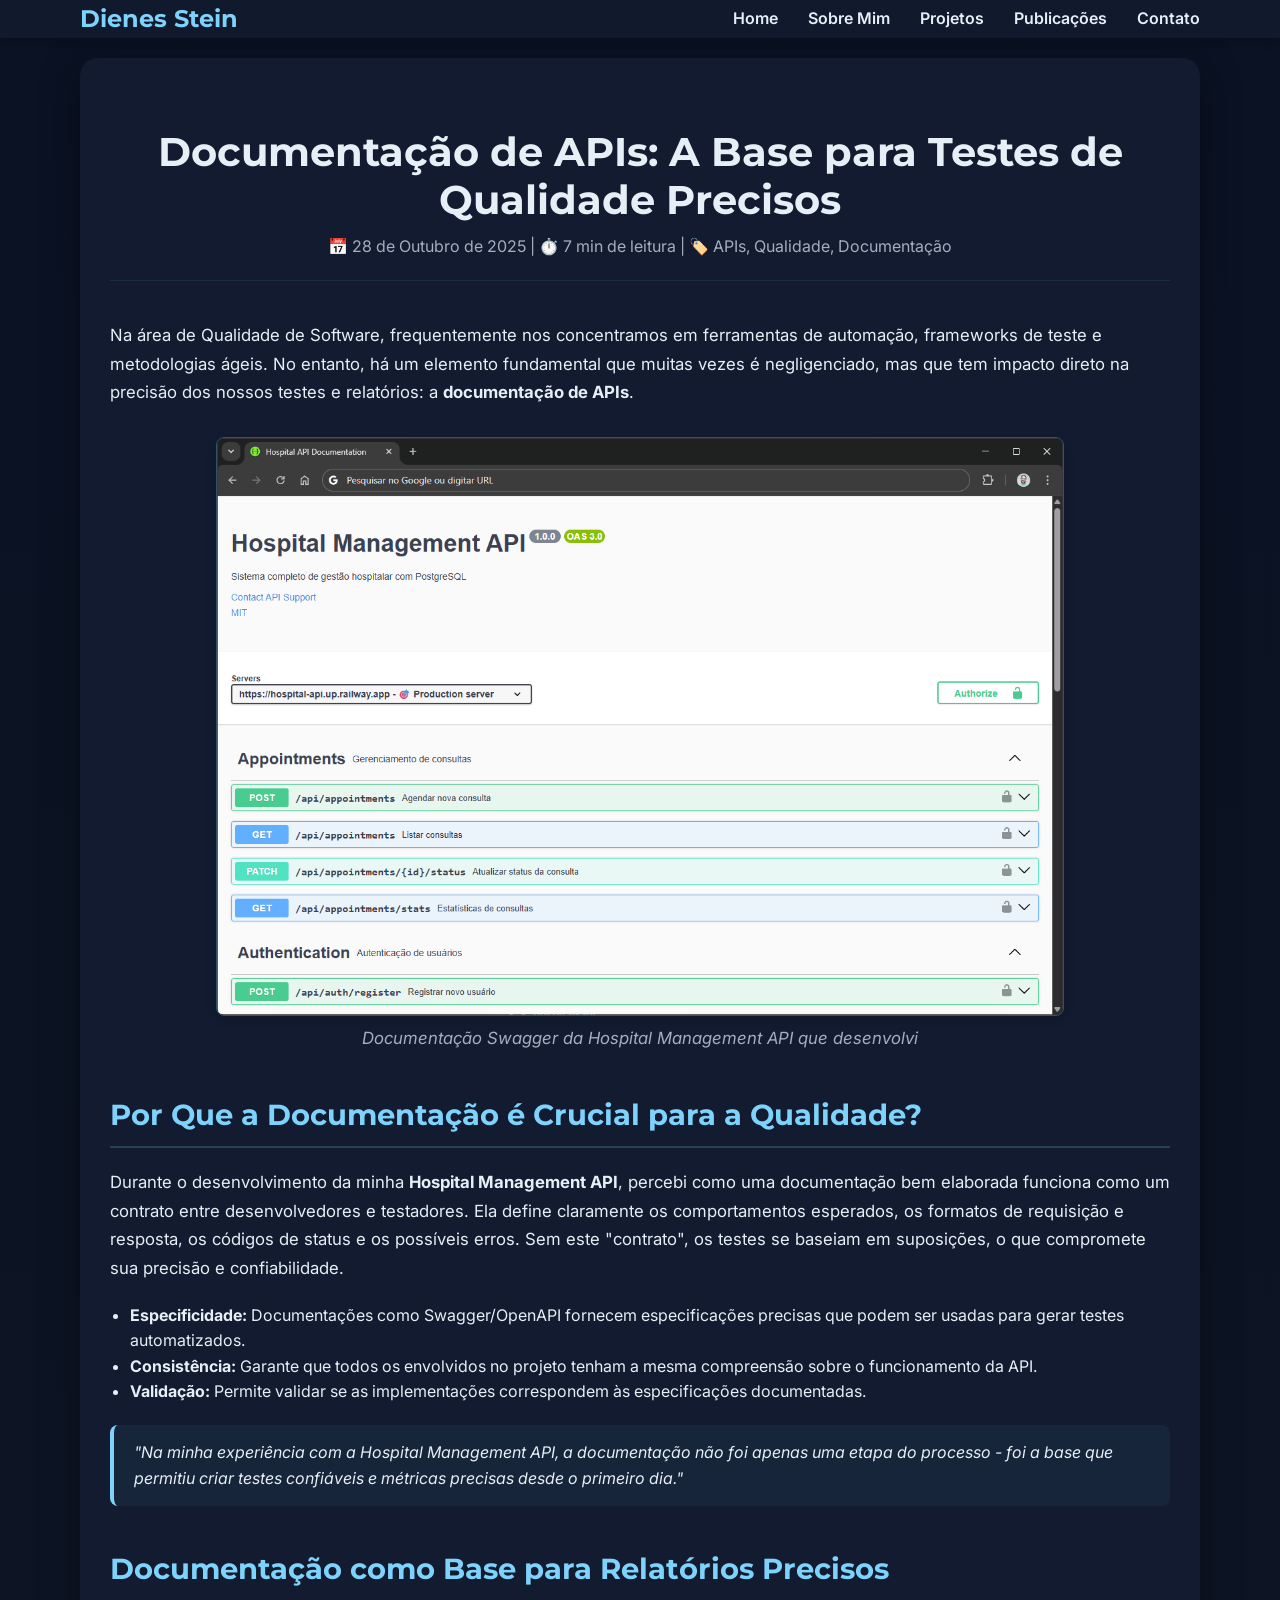
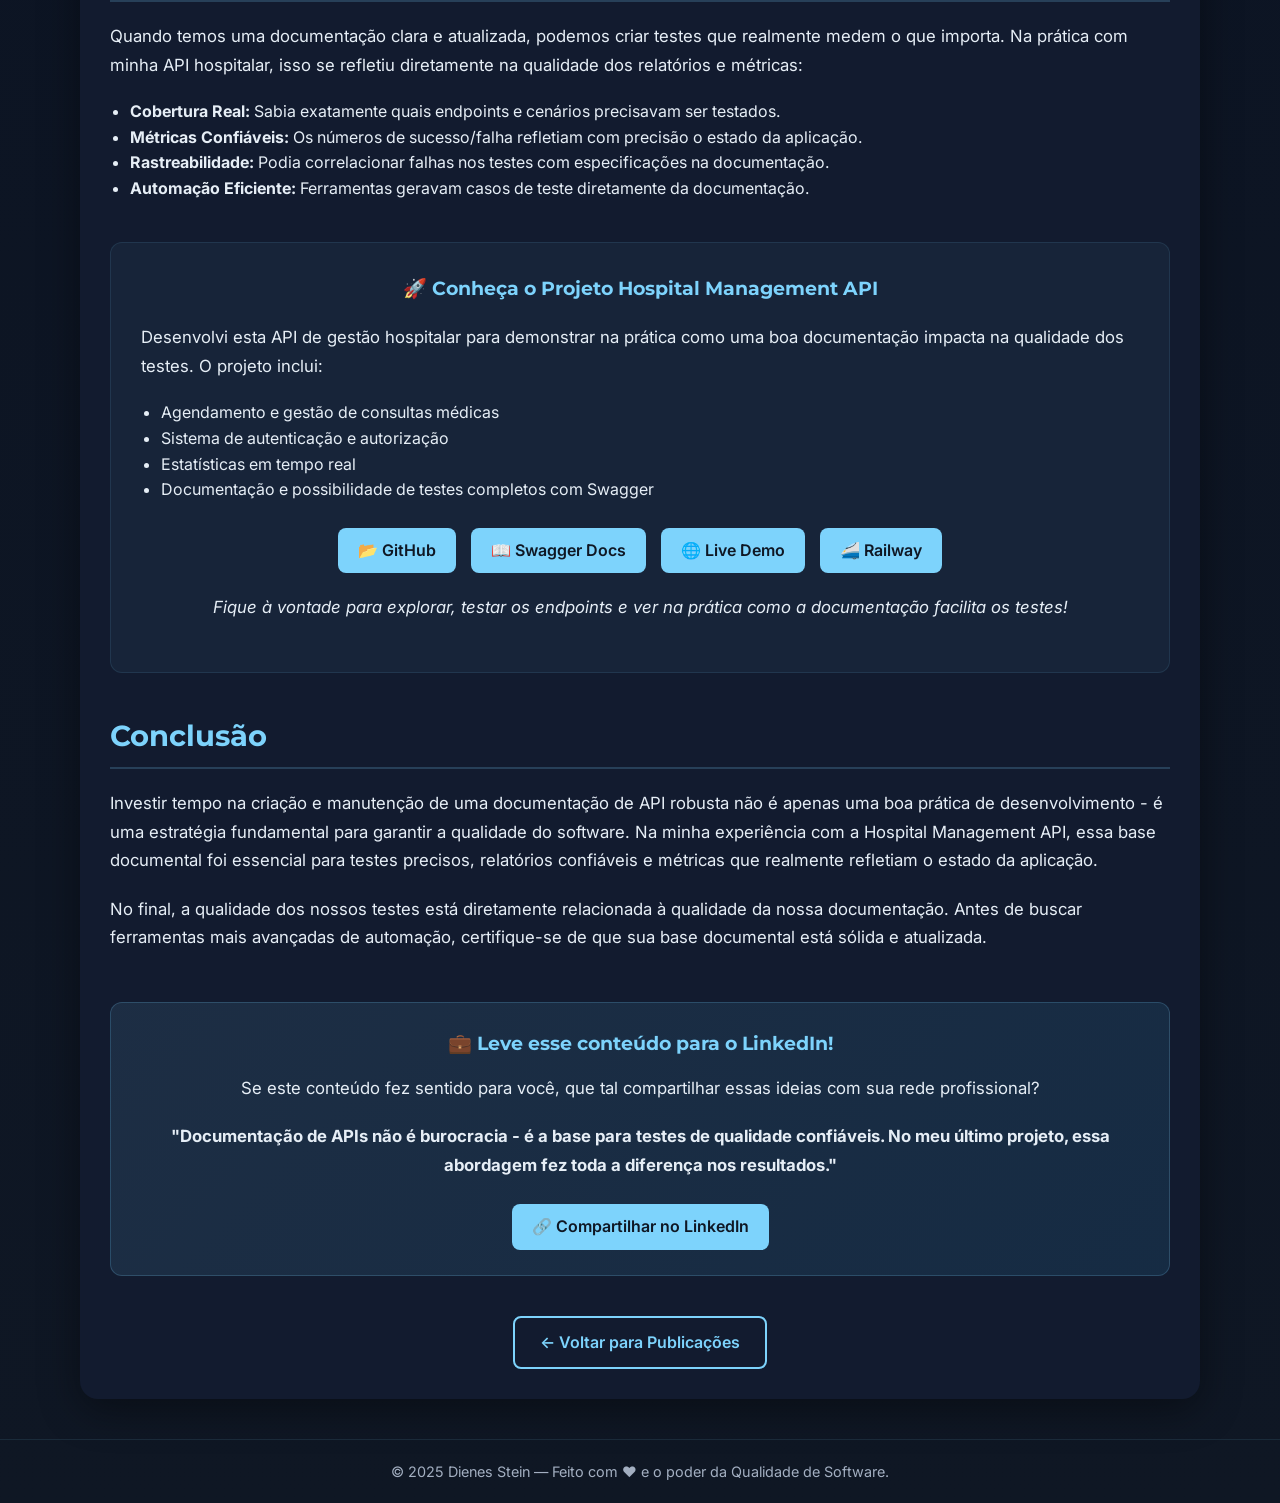
<file: publicacoes/documentacao-apis.html>
<!DOCTYPE html>
<html lang="pt-BR">
<head>
    <meta charset="UTF-8">
    <meta name="viewport" content="width=device-width, initial-scale=1.0">
    <title>Documentação de APIs: A Base para Testes de Qualidade Precisos — Dienes Stein</title>
    <meta name="description" content="Como uma documentação de API bem estruturada impacta positivamente na precisão dos testes e relatórios de qualidade.">
    <link rel="canonical" href="https://dienes.com.br/publicacoes/documentacao-apis" />
    <link rel="apple-touch-icon" sizes="180x180" href="../images/favicon/apple-touch-icon.png">
    <link rel="icon" type="image/png" sizes="32x32" href="../images/favicon/favicon-32x32.png">
    <link rel="icon" type="image/png" sizes="16x16" href="../images/favicon/favicon-16x16.png">
    <link rel="icon" type="image/x-icon" href="../favicon.ico">    
    <link rel="stylesheet" href="../css/style.css">
    <link rel="preconnect" href="https://fonts.googleapis.com">
    <link rel="preconnect" href="https://fonts.gstatic.com" crossorigin>
    <link href="https://fonts.googleapis.com/css2?family=Inter:wght@300;400;600;700&family=Montserrat:wght@700&display=swap" rel="stylesheet">
    <script src="../js/analytics.js"></script>
</head>
<body>
    <header class="header">
        <div class="container">
            <nav class="navbar">
                <div class="logo">Dienes Stein</div>
                <ul class="nav-menu">
                    <li><a href="/" class="nav-link">Home</a></li>
                    <li><a href="/sobre" class="nav-link">Sobre Mim</a></li>
                    <li><a href="/projetos" class="nav-link">Projetos</a></li>
                    <li><a href="/publicacoes" class="nav-link">Publicações</a></li>
                    <li><a href="/contato" class="nav-link">Contato</a></li>
                </ul>
                <button class="hamburger" id="hamburger">
                    <span></span>
                    <span></span>
                    <span></span>
                </button>
            </nav>
        </div>
    </header>

    <main class="container">
        <article class="card">
            <header class="article-header">
                <h1>Documentação de APIs: A Base para Testes de Qualidade Precisos</h1>
                <p class="article-meta">📅 28 de Outubro de 2025 | ⏱️ 7 min de leitura | 🏷️ APIs, Qualidade, Documentação</p>
            </header>

            <div class="article-content">
                <p>
                    Na área de Qualidade de Software, frequentemente nos concentramos em ferramentas de automação, frameworks de teste e metodologias ágeis. No entanto, há um elemento fundamental que muitas vezes é negligenciado, mas que tem impacto direto na precisão dos nossos testes e relatórios: a <strong>documentação de APIs</strong>.
                </p>

                <div class="api-image-container">
                    <img src="../images/hospital-api-doc.png" alt="Documentação da API Hospital Management">
                    <p class="image-caption">Documentação Swagger da Hospital Management API que desenvolvi</p>
                </div>

                <h2>Por Que a Documentação é Crucial para a Qualidade?</h2>
                <p>
                    Durante o desenvolvimento da minha <strong>Hospital Management API</strong>, percebi como uma documentação bem elaborada funciona como um contrato entre desenvolvedores e testadores. Ela define claramente os comportamentos esperados, os formatos de requisição e resposta, os códigos de status e os possíveis erros. Sem este "contrato", os testes se baseiam em suposições, o que compromete sua precisão e confiabilidade.
                </p>
                
                <ul>
                    <li><strong>Especificidade:</strong> Documentações como Swagger/OpenAPI fornecem especificações precisas que podem ser usadas para gerar testes automatizados.</li>
                    <li><strong>Consistência:</strong> Garante que todos os envolvidos no projeto tenham a mesma compreensão sobre o funcionamento da API.</li>
                    <li><strong>Validação:</strong> Permite validar se as implementações correspondem às especificações documentadas.</li>
                </ul>

                <blockquote>
                    "Na minha experiência com a Hospital Management API, a documentação não foi apenas uma etapa do processo - foi a base que permitiu criar testes confiáveis e métricas precisas desde o primeiro dia."
                </blockquote>

                <h2>Documentação como Base para Relatórios Precisos</h2>
                <p>
                    Quando temos uma documentação clara e atualizada, podemos criar testes que realmente medem o que importa. Na prática com minha API hospitalar, isso se refletiu diretamente na qualidade dos relatórios e métricas:
                </p>

                <ul>
                    <li><strong>Cobertura Real:</strong> Sabia exatamente quais endpoints e cenários precisavam ser testados.</li>
                    <li><strong>Métricas Confiáveis:</strong> Os números de sucesso/falha refletiam com precisão o estado da aplicação.</li>
                    <li><strong>Rastreabilidade:</strong> Podia correlacionar falhas nos testes com especificações na documentação.</li>
                    <li><strong>Automação Eficiente:</strong> Ferramentas geravam casos de teste diretamente da documentação.</li>
                </ul>

                <div class="project-demo">
                    <h3>🚀 Conheça o Projeto Hospital Management API</h3>
                    <p>Desenvolvi esta API de gestão hospitalar para demonstrar na prática como uma boa documentação impacta na qualidade dos testes. O projeto inclui:</p>
                    <ul>
                        <li>Agendamento e gestão de consultas médicas</li>
                        <li>Sistema de autenticação e autorização</li>
                        <li>Estatísticas em tempo real</li>
                        <li>Documentação e possibilidade de testes completos com Swagger</li>
                    </ul>
                    
                    <div class="demo-links">
                        <a href="https://github.com/dieneslab/hospital-api" target="_blank">
                            📂 GitHub
                        </a>
                        <a href="https://hospital-api.up.railway.app/api-docs" target="_blank">
                            📖 Swagger Docs
                        </a>
                        <a href="https://hospital-api.up.railway.com" target="_blank">
                            🌐 Live Demo
                        </a>
                        <a href="https://railway.app" target="_blank">
                            🚄 Railway
                        </a>
                    </div>
                    
                    <p style="text-align: center; margin-top: 20px; font-style: italic;">
                        Fique à vontade para explorar, testar os endpoints e ver na prática como a documentação facilita os testes!
                    </p>
                </div>

                <h2>Conclusão</h2>
                <p>
                    Investir tempo na criação e manutenção de uma documentação de API robusta não é apenas uma boa prática de desenvolvimento - é uma estratégia fundamental para garantir a qualidade do software. Na minha experiência com a Hospital Management API, essa base documental foi essencial para testes precisos, relatórios confiáveis e métricas que realmente refletiam o estado da aplicação.
                </p>
                <p>
                    No final, a qualidade dos nossos testes está diretamente relacionada à qualidade da nossa documentação. Antes de buscar ferramentas mais avançadas de automação, certifique-se de que sua base documental está sólida e atualizada.
                </p>

                <div class="linkedin-cta">
                    <h3>💼 Leve esse conteúdo para o LinkedIn!</h3>
                    <p>Se este conteúdo fez sentido para você, que tal compartilhar essas ideias com sua rede profissional?</p>
                    <p><strong>"Documentação de APIs não é burocracia - é a base para testes de qualidade confiáveis. No meu último projeto, essa abordagem fez toda a diferença nos resultados."</strong></p>
                    <div class="demo-links">
                        <a href="https://www.linkedin.com/shareArticle?mini=true&url=https://dieneslab.github.io/publicacoes/documentacao-apis&title=Documentação de APIs: A Base para Testes de Qualidade Precisos" target="_blank">
                            🔗 Compartilhar no LinkedIn
                        </a>
                    </div>
                </div>

                <div style="text-align: center; margin-top: 40px;">
                    <a href="/publicacoes" class="btn btn-secondary">← Voltar para Publicações</a>
                </div>
            </div>
        </article>
    </main>

    <footer class="footer">
        <div class="container">
            <p>&copy; 2025 Dienes Stein — Feito com ❤️ e o poder da Qualidade de Software.</p>
        </div>
    </footer>
    <script src="../js/script.js"></script>
</body>
</html>
</file>
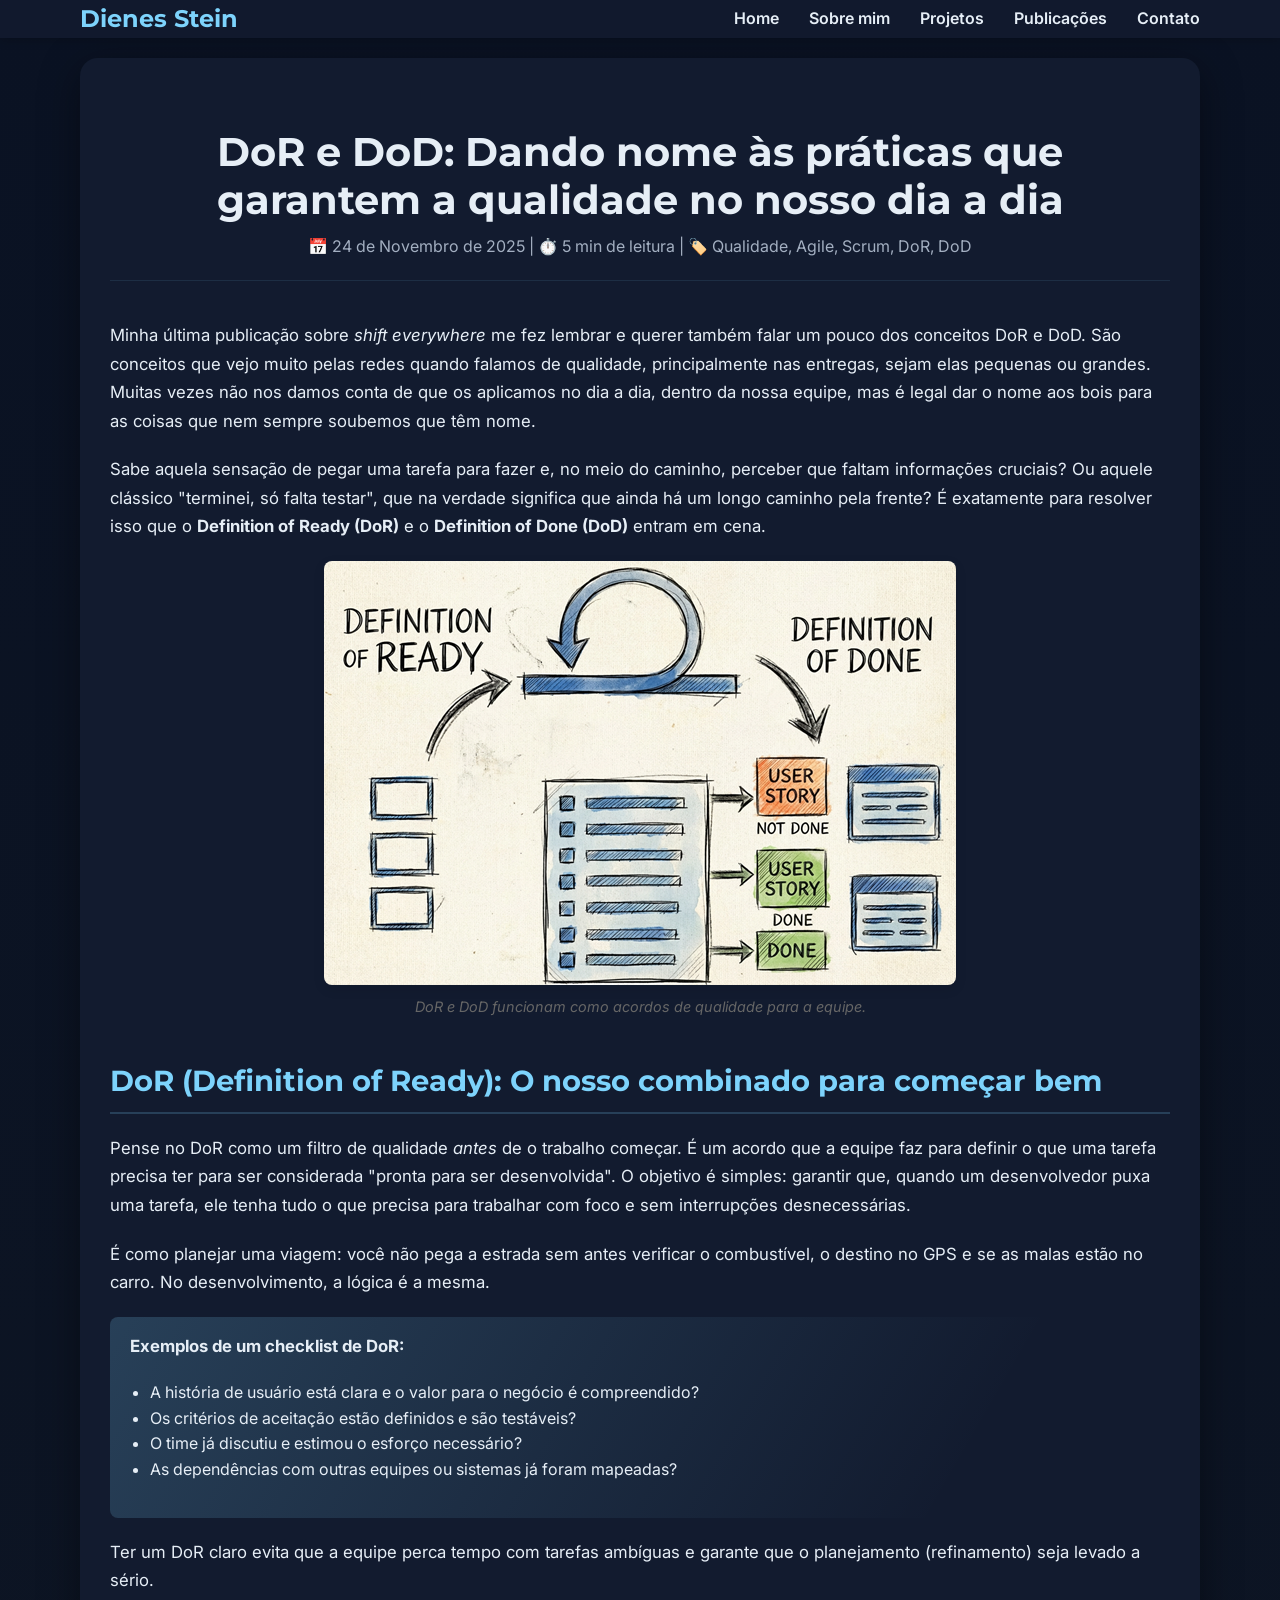
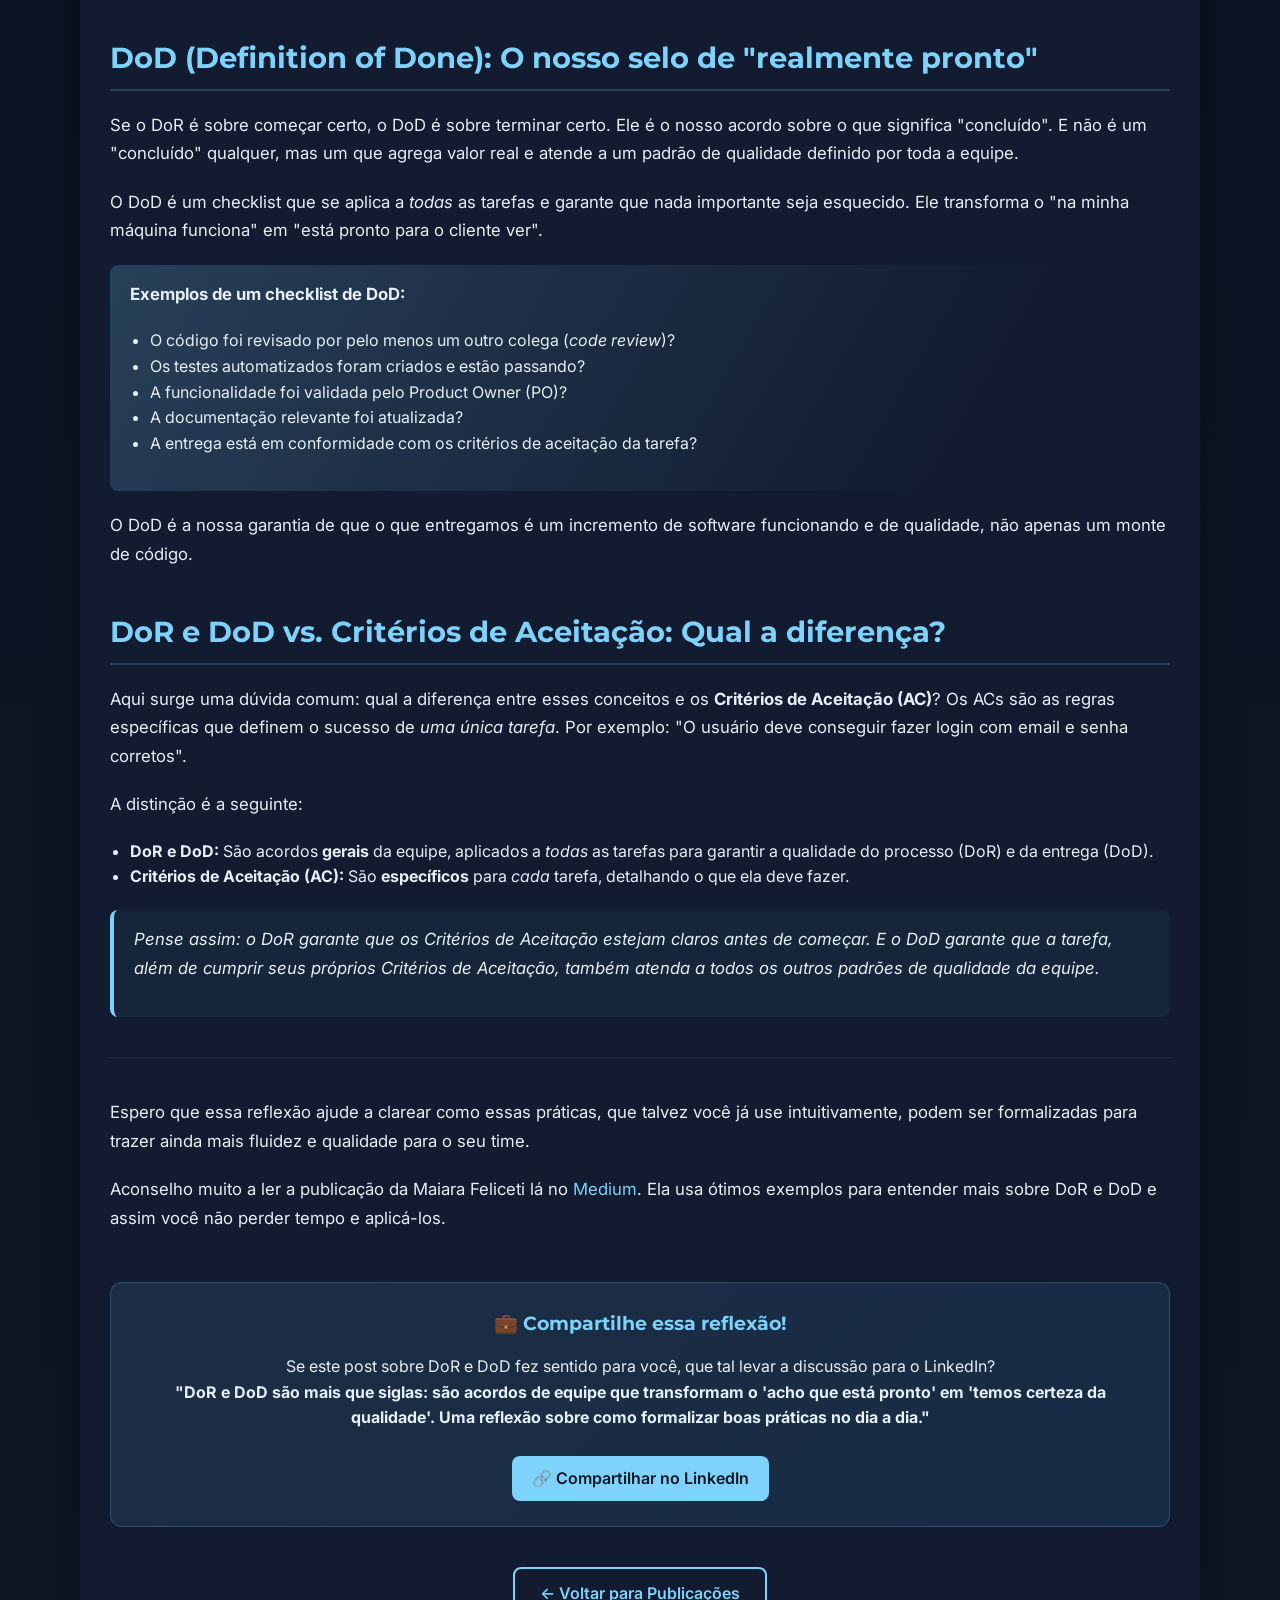
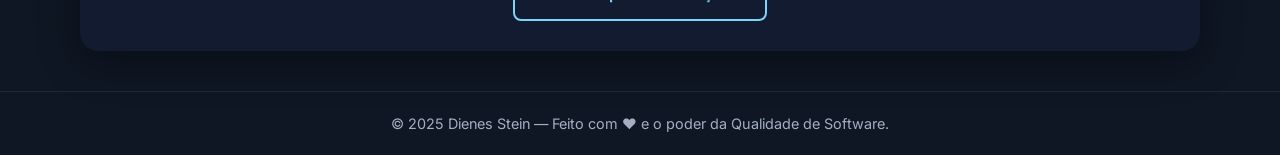
<file: publicacoes/dor-e-dod-qualidade-diaria.html>
<!DOCTYPE html>
<html lang="pt-BR">
<head>
    <meta charset="UTF-8">
    <meta name="viewport" content="width=device-width, initial-scale=1.0">
    <title>DoR e DoD: Dando nome às práticas que garantem a qualidade no nosso dia a dia — Dienes Stein</title>
    <meta name="description" content="Uma reflexão sobre Definition of Ready (DoR) e Definition of Done (DoD), conceitos essenciais para a qualidade e fluidez no desenvolvimento de software.">
    <link rel="canonical" href="https://dienes.com.br/publicacoes/dor-e-dod-qualidade-diaria" />
    <link rel="apple-touch-icon" sizes="180x180" href="../images/favicon/apple-touch-icon.png">
    <link rel="icon" type="image/png" sizes="32x32" href="../images/favicon/favicon-32x32.png">
    <link rel="icon" type="image/png" sizes="16x16" href="../images/favicon/favicon-16x16.png">
    <link rel="icon" type="image/x-icon" href="../favicon.ico">
    <link rel="stylesheet" href="../css/style.css">
    <link rel="preconnect" href="https://fonts.googleapis.com">
    <link rel="preconnect" href="https://fonts.gstatic.com" crossorigin>
    <link href="https://fonts.googleapis.com/css2?family=Inter:wght@300;400;600;700&family=Montserrat:wght@700&display=swap" rel="stylesheet">
    <script src="../js/analytics.js"></script>
</head>
<body>
    <header class="header">
        <div class="container">
            <nav class="navbar">
                <div class="logo">Dienes Stein</div>
                <ul class="nav-menu">
                    <li><a href="/" class="nav-link">Home</a></li>
                    <li><a href="/sobre" class="nav-link">Sobre mim</a></li>
                    <li><a href="/projetos" class="nav-link">Projetos</a></li>
                    <li><a href="/publicacoes" class="nav-link">Publicações</a></li>
                    <li><a href="/contato" class="nav-link">Contato</a></li>
                </ul>
                <button class="hamburger" id="hamburger">
                    <span></span>
                    <span></span>
                    <span></span>
                </button>
            </nav>
        </div>
    </header>

    <main class="container">
        <article class="card">
            <header class="article-header">
                <h1>DoR e DoD: Dando nome às práticas que garantem a qualidade no nosso dia a dia</h1>
                <p class="article-meta">📅 24 de Novembro de 2025 | ⏱️ 5 min de leitura | 🏷️ Qualidade, Agile, Scrum, DoR, DoD</p>
            </header>

            <div class="article-content">
                <p>Minha última publicação sobre <em>shift everywhere</em> me fez lembrar e querer também falar um pouco dos conceitos DoR e DoD. São conceitos que vejo muito pelas redes quando falamos de qualidade, principalmente nas entregas, sejam elas pequenas ou grandes. Muitas vezes não nos damos conta de que os aplicamos no dia a dia, dentro da nossa equipe, mas é legal dar o nome aos bois para as coisas que nem sempre soubemos que têm nome.</p>
                
                <p>Sabe aquela sensação de pegar uma tarefa para fazer e, no meio do caminho, perceber que faltam informações cruciais? Ou aquele clássico "terminei, só falta testar", que na verdade significa que ainda há um longo caminho pela frente? É exatamente para resolver isso que o <strong>Definition of Ready (DoR)</strong> e o <strong>Definition of Done (DoD)</strong> entram em cena.</p>

                <figure>
                    <img src="../images/dor-dod.png" alt="Uma imagem conceitual mostrando duas checklists, uma rotulada como 'Pronto para Começar?' (DoR ) e outra como 'Realmente Terminado?' (DoD), com ícones de planejamento e qualidade.">
                    <figcaption>DoR e DoD funcionam como acordos de qualidade para a equipe.</figcaption>
                </figure>

                <h2 id="dor-combinado-comecar-bem">DoR (Definition of Ready): O nosso combinado para começar bem</h2>
                <p>Pense no DoR como um filtro de qualidade <em>antes</em> de o trabalho começar. É um acordo que a equipe faz para definir o que uma tarefa precisa ter para ser considerada "pronta para ser desenvolvida". O objetivo é simples: garantir que, quando um desenvolvedor puxa uma tarefa, ele tenha tudo o que precisa para trabalhar com foco e sem interrupções desnecessárias.</p>
                
                <p>É como planejar uma viagem: você não pega a estrada sem antes verificar o combustível, o destino no GPS e se as malas estão no carro. No desenvolvimento, a lógica é a mesma.</p>
                
                <div class="highlight">
                    <p><strong>Exemplos de um checklist de DoR:</strong></p>
                    <ul>
                        <li>A história de usuário está clara e o valor para o negócio é compreendido?</li>
                        <li>Os critérios de aceitação estão definidos e são testáveis?</li>
                        <li>O time já discutiu e estimou o esforço necessário?</li>
                        <li>As dependências com outras equipes ou sistemas já foram mapeadas?</li>
                    </ul>
                </div>
                
                <p>Ter um DoR claro evita que a equipe perca tempo com tarefas ambíguas e garante que o planejamento (refinamento) seja levado a sério.</p>

                <h2 id="dod-selo-realmente-pronto">DoD (Definition of Done): O nosso selo de "realmente pronto"</h2>
                <p>Se o DoR é sobre começar certo, o DoD é sobre terminar certo. Ele é o nosso acordo sobre o que significa "concluído". E não é um "concluído" qualquer, mas um que agrega valor real e atende a um padrão de qualidade definido por toda a equipe.</p>
                
                <p>O DoD é um checklist que se aplica a <em>todas</em> as tarefas e garante que nada importante seja esquecido. Ele transforma o "na minha máquina funciona" em "está pronto para o cliente ver".</p>
                
                <div class="highlight">
                    <p><strong>Exemplos de um checklist de DoD:</strong></p>
                    <ul>
                        <li>O código foi revisado por pelo menos um outro colega (<em>code review</em>)?</li>
                        <li>Os testes automatizados foram criados e estão passando?</li>
                        <li>A funcionalidade foi validada pelo Product Owner (PO)?</li>
                        <li>A documentação relevante foi atualizada?</li>
                        <li>A entrega está em conformidade com os critérios de aceitação da tarefa?</li>
                    </ul>
                </div>

                <p>O DoD é a nossa garantia de que o que entregamos é um incremento de software funcionando e de qualidade, não apenas um monte de código.</p>

                <h2 id="diferenca-criterios-aceitacao">DoR e DoD vs. Critérios de Aceitação: Qual a diferença?</h2>
                <p>Aqui surge uma dúvida comum: qual a diferença entre esses conceitos e os <strong>Critérios de Aceitação (AC)</strong>? Os ACs são as regras específicas que definem o sucesso de <em>uma única tarefa</em>. Por exemplo: "O usuário deve conseguir fazer login com email e senha corretos".</p>
                
                <p>A distinção é a seguinte:</p>
                <ul>
                    <li><strong>DoR e DoD:</strong> São acordos <strong>gerais</strong> da equipe, aplicados a <em>todas</em> as tarefas para garantir a qualidade do processo (DoR) e da entrega (DoD).</li>
                    <li><strong>Critérios de Aceitação (AC):</strong> São <strong>específicos</strong> para <em>cada</em> tarefa, detalhando o que ela deve fazer.</li>
                </ul>
                
                <blockquote>
                    <p>Pense assim: o DoR garante que os Critérios de Aceitação estejam claros <em>antes</em> de começar. E o DoD garante que a tarefa, além de cumprir seus próprios Critérios de Aceitação, também atenda a todos os outros padrões de qualidade da equipe.</p>
                </blockquote>

                <hr style="border: none; border-top: 1px solid rgba(125, 211, 252, 0.1); margin: 40px 0;">

                <p>Espero que essa reflexão ajude a clarear como essas práticas, que talvez você já use intuitivamente, podem ser formalizadas para trazer ainda mais fluidez e qualidade para o seu time.</p>
                
                <p>Aconselho muito a ler a publicação da Maiara Feliceti lá no <a href="https://medium.com/@maiarafeliceti/melhorando-a-efici%C3%AAncia-do-refinamento-e-entrega-com-o-definition-of-ready-dor-e-definition-of-5e4c28edd4f3" target="_blank" rel="noopener noreferrer">Medium</a>. Ela usa ótimos exemplos para entender mais sobre DoR e DoD e assim você não perder tempo e aplicá-los.</p>
            </div>

            <div class="linkedin-cta">
                <h3>💼 Compartilhe essa reflexão!</h3>
                <p>Se este post sobre DoR e DoD fez sentido para você, que tal levar a discussão para o LinkedIn?</p>
                <p><strong>"DoR e DoD são mais que siglas: são acordos de equipe que transformam o 'acho que está pronto' em 'temos certeza da qualidade'. Uma reflexão sobre como formalizar boas práticas no dia a dia."</strong></p>
                <div class="demo-links">
                    <a href="https://www.linkedin.com/shareArticle?mini=true&url=https://dienes.com.br/publicacoes/dor-e-dod-qualidade-diaria&title=DoR e DoD: Dando nome às práticas que garantem a qualidade no nosso dia a dia" target="_blank">
                        🔗 Compartilhar no LinkedIn
                    </a>
                </div>
            </div>

            <div style="text-align: center; margin-top: 40px;">
                <a href="/publicacoes" class="btn btn-secondary">← Voltar para Publicações</a>
            </div>
        </article>
    </main>

    <footer class="footer">
        <div class="container">
            <p>&copy; 2025 Dienes Stein — Feito com ❤️ e o poder da Qualidade de Software.</p>
        </div>
    </footer>
    <script src="../js/script.js"></script>
</body>
</html>
</file>
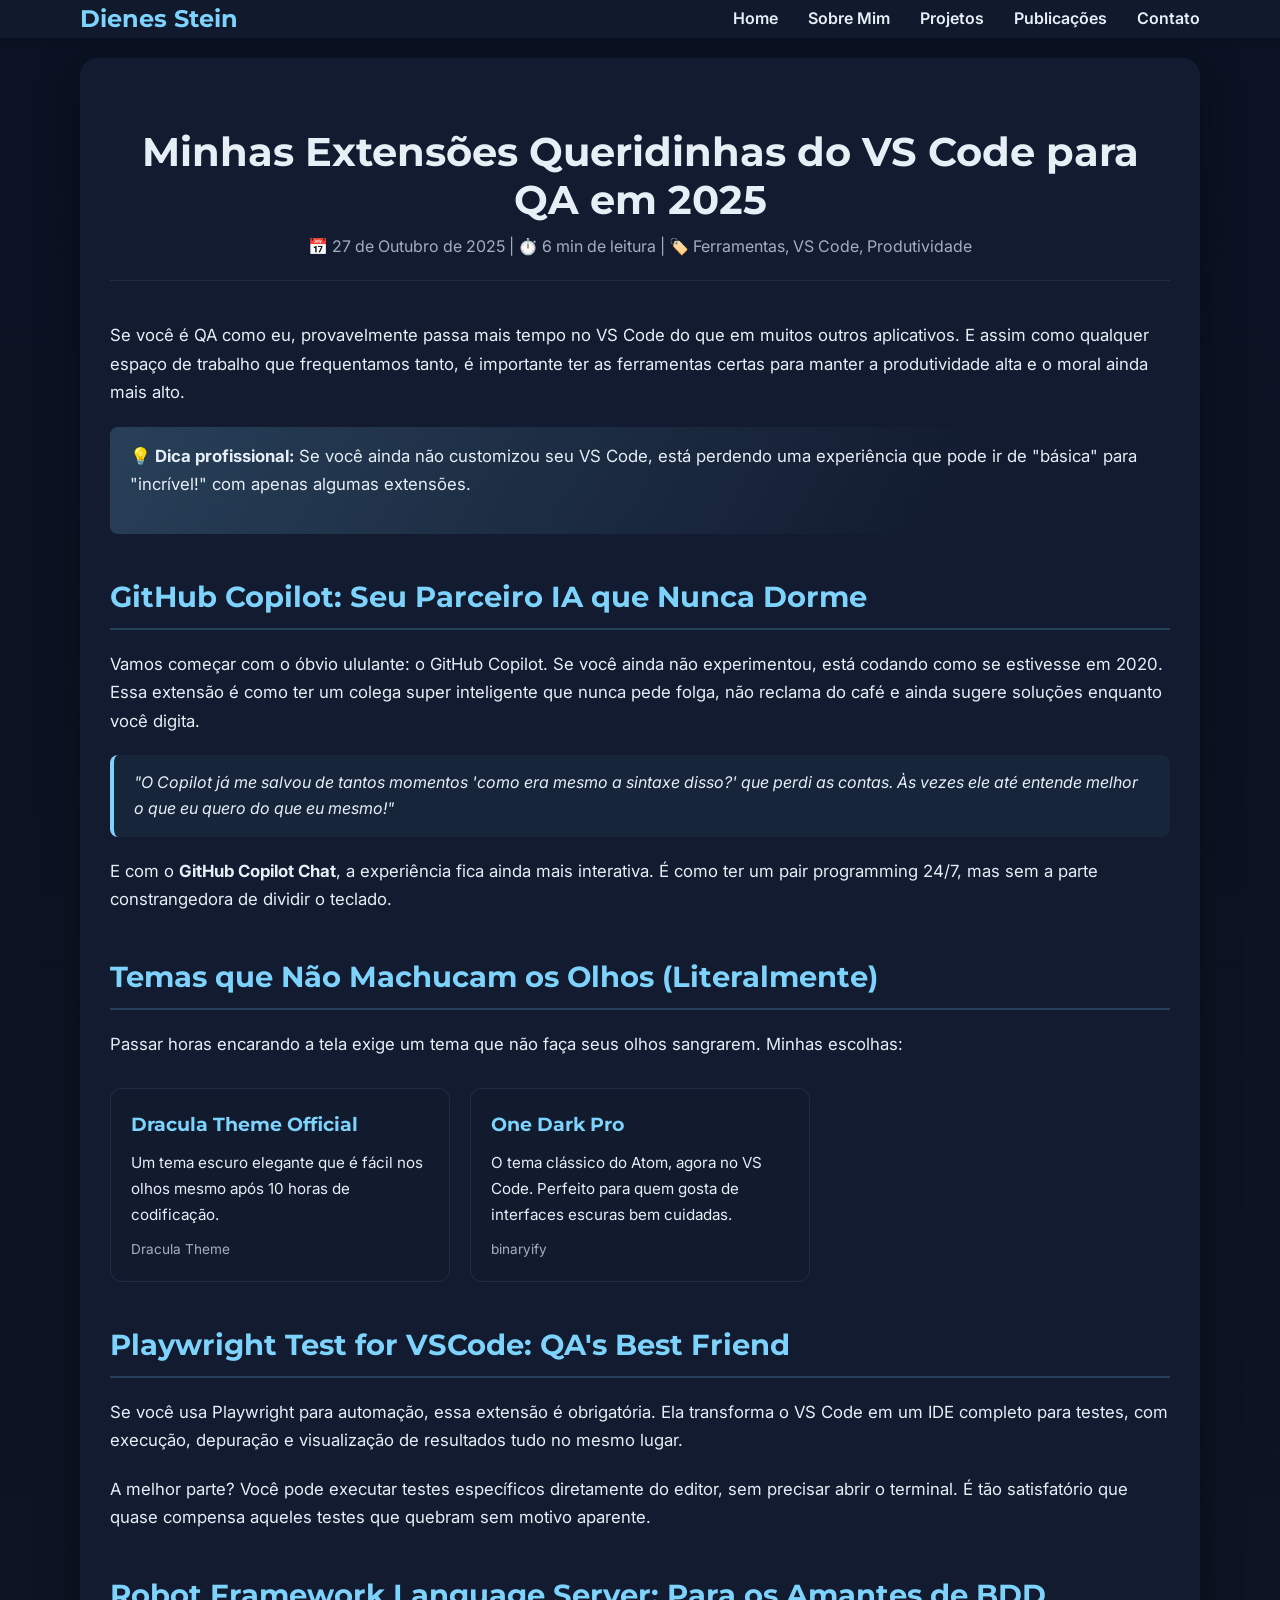
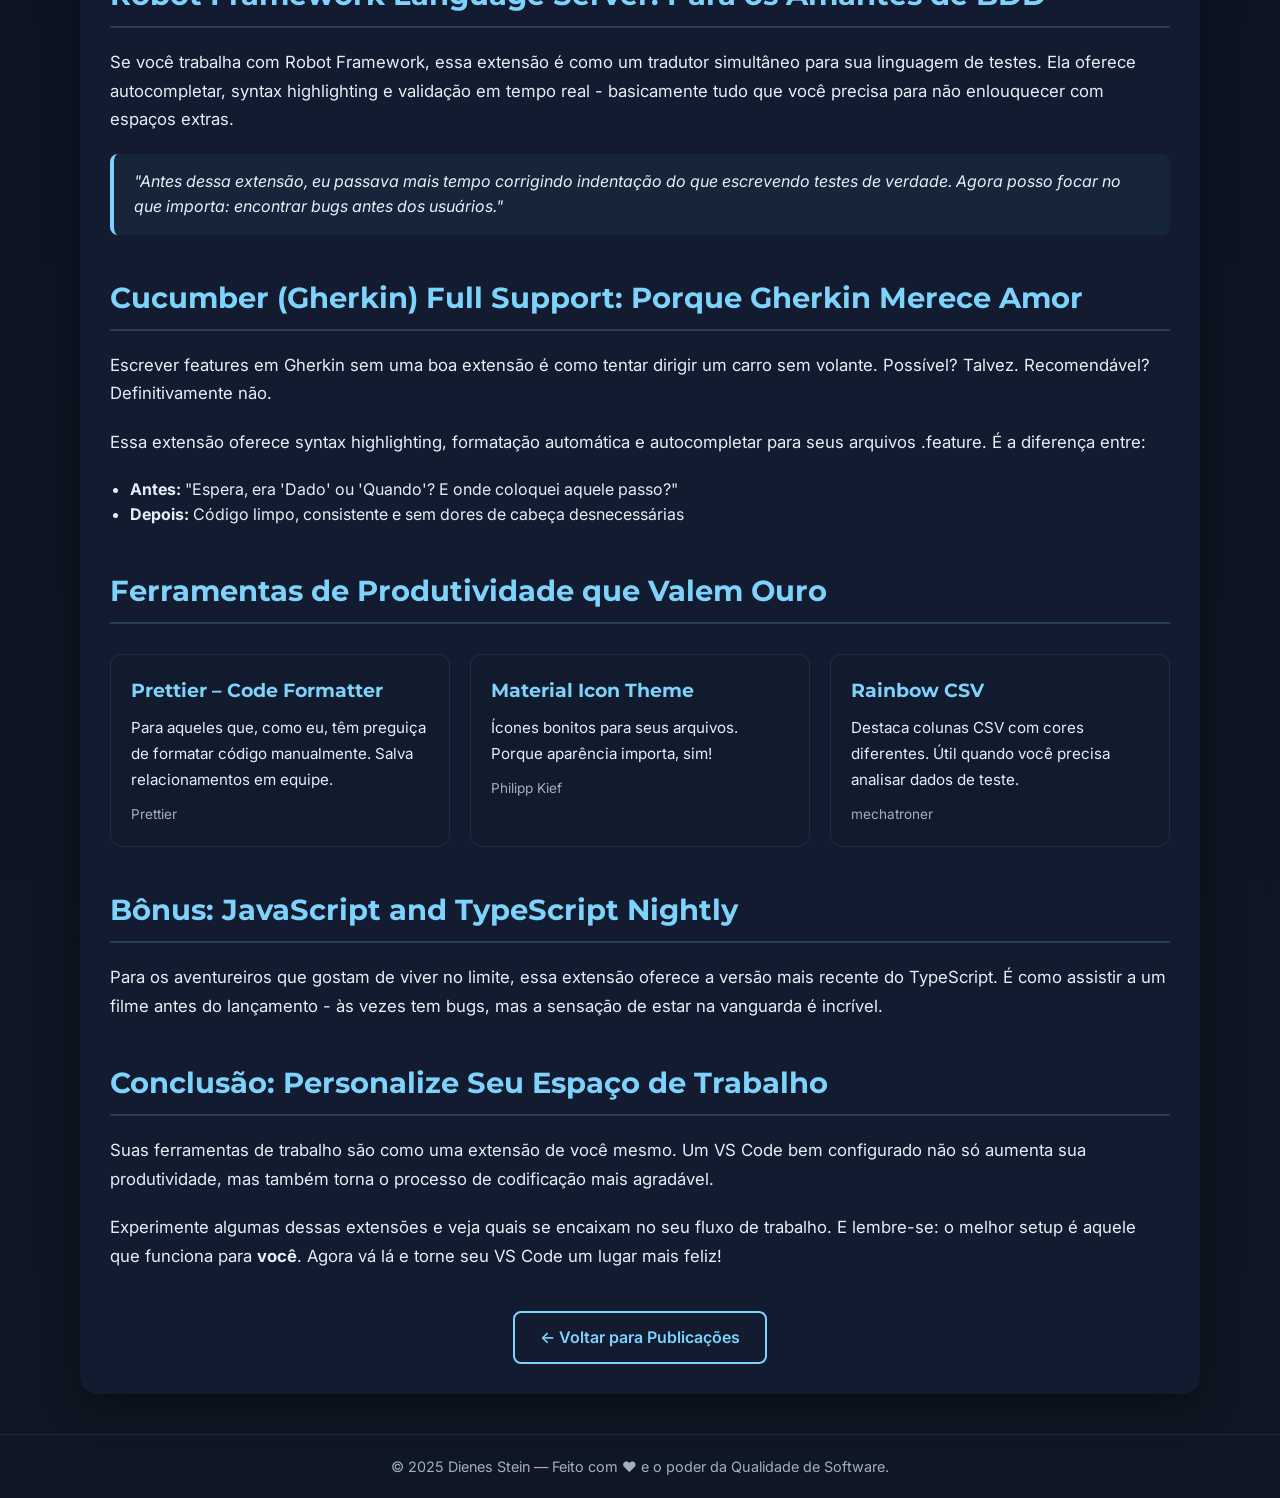
<file: publicacoes/extensoes-vscode-qa.html>
<!DOCTYPE html>
<html lang="pt-BR">
<head>
    <meta charset="UTF-8">
    <meta name="viewport" content="width=device-width, initial-scale=1.0">
    <title>Minhas Extensões Queridinhas do VS Code — Dienes Stein</title>
    <meta name="description" content="Descubra as extensões essenciais do VS Code que todo QA deveria usar em 2025.">
    <link rel="canonical" href="https://dienes.com.br/publicacoes/extensoes-vscode-qa" />
    <link rel="apple-touch-icon" sizes="180x180" href="../images/favicon/apple-touch-icon.png">
    <link rel="icon" type="image/png" sizes="32x32" href="../images/favicon/favicon-32x32.png">
    <link rel="icon" type="image/png" sizes="16x16" href="../images/favicon/favicon-16x16.png">
    <link rel="icon" type="image/x-icon" href="../favicon.ico">    
    <link rel="stylesheet" href="../css/style.css">
    <link rel="preconnect" href="https://fonts.googleapis.com">
    <link rel="preconnect" href="https://fonts.gstatic.com" crossorigin>
    <link href="https://fonts.googleapis.com/css2?family=Inter:wght@300;400;600;700&family=Montserrat:wght@700&display=swap" rel="stylesheet">
    <script src="../js/analytics.js"></script>
</head>
<body>
    <header class="header">
        <div class="container">
            <nav class="navbar">
                <div class="logo">Dienes Stein</div>
                <ul class="nav-menu">
                    <li><a href="/" class="nav-link">Home</a></li>
                    <li><a href="/sobre" class="nav-link">Sobre Mim</a></li>
                    <li><a href="/projetos" class="nav-link">Projetos</a></li>
                    <li><a href="/publicacoes" class="nav-link">Publicações</a></li>
                    <li><a href="/contato" class="nav-link">Contato</a></li>
                </ul>
                <button class="hamburger" id="hamburger">
                    <span></span>
                    <span></span>
                    <span></span>
                </button>
            </nav>
        </div>
    </header>

    <main class="container">
        <article class="card">
            <header class="article-header">
                <h1>Minhas Extensões Queridinhas do VS Code para QA em 2025</h1>
                <p class="article-meta">📅 27 de Outubro de 2025 | ⏱️ 6 min de leitura | 🏷️ Ferramentas, VS Code, Produtividade</p>
            </header>

            <div class="article-content">
                <p>
                    Se você é QA como eu, provavelmente passa mais tempo no VS Code do que em muitos outros aplicativos. E assim como qualquer espaço de trabalho que frequentamos tanto, é importante ter as ferramentas certas para manter a produtividade alta e o moral ainda mais alto.
                </p>
                
                <div class="highlight">
                    <p><strong>💡 Dica profissional:</strong> Se você ainda não customizou seu VS Code, está perdendo uma experiência que pode ir de "básica" para "incrível!" com apenas algumas extensões.</p>
                </div>

                <h2>GitHub Copilot: Seu Parceiro IA que Nunca Dorme</h2>
                <p>
                    Vamos começar com o óbvio ululante: o GitHub Copilot. Se você ainda não experimentou, está codando como se estivesse em 2020. Essa extensão é como ter um colega super inteligente que nunca pede folga, não reclama do café e ainda sugere soluções enquanto você digita.
                </p>
                
                <blockquote>
                    "O Copilot já me salvou de tantos momentos 'como era mesmo a sintaxe disso?' que perdi as contas. Às vezes ele até entende melhor o que eu quero do que eu mesmo!"
                </blockquote>
                
                <p>
                    E com o <strong>GitHub Copilot Chat</strong>, a experiência fica ainda mais interativa. É como ter um pair programming 24/7, mas sem a parte constrangedora de dividir o teclado.
                </p>

                <h2>Temas que Não Machucam os Olhos (Literalmente)</h2>
                <p>
                    Passar horas encarando a tela exige um tema que não faça seus olhos sangrarem. Minhas escolhas:
                </p>
                
                <div class="extension-grid">
                    <div class="extension-card">
                        <h3>Dracula Theme Official</h3>
                        <p>Um tema escuro elegante que é fácil nos olhos mesmo após 10 horas de codificação.</p>
                        <p class="publisher">Dracula Theme</p>
                    </div>
                    
                    <div class="extension-card">
                        <h3>One Dark Pro</h3>
                        <p>O tema clássico do Atom, agora no VS Code. Perfeito para quem gosta de interfaces escuras bem cuidadas.</p>
                        <p class="publisher">binaryify</p>
                    </div>
                </div>

                <h2>Playwright Test for VSCode: QA's Best Friend</h2>
                <p>
                    Se você usa Playwright para automação, essa extensão é obrigatória. Ela transforma o VS Code em um IDE completo para testes, com execução, depuração e visualização de resultados tudo no mesmo lugar.
                </p>
                
                <p>
                    A melhor parte? Você pode executar testes específicos diretamente do editor, sem precisar abrir o terminal. É tão satisfatório que quase compensa aqueles testes que quebram sem motivo aparente.
                </p>

                <h2>Robot Framework Language Server: Para os Amantes de BDD</h2>
                <p>
                    Se você trabalha com Robot Framework, essa extensão é como um tradutor simultâneo para sua linguagem de testes. Ela oferece autocompletar, syntax highlighting e validação em tempo real - basicamente tudo que você precisa para não enlouquecer com espaços extras.
                </p>
                
                <blockquote>
                    "Antes dessa extensão, eu passava mais tempo corrigindo indentação do que escrevendo testes de verdade. Agora posso focar no que importa: encontrar bugs antes dos usuários."
                </blockquote>

                <h2>Cucumber (Gherkin) Full Support: Porque Gherkin Merece Amor</h2>
                <p>
                    Escrever features em Gherkin sem uma boa extensão é como tentar dirigir um carro sem volante. Possível? Talvez. Recomendável? Definitivamente não.
                </p>
                
                <p>
                    Essa extensão oferece syntax highlighting, formatação automática e autocompletar para seus arquivos .feature. É a diferença entre:
                </p>
                
                <ul>
                    <li><strong>Antes:</strong> "Espera, era 'Dado' ou 'Quando'? E onde coloquei aquele passo?"</li>
                    <li><strong>Depois:</strong> Código limpo, consistente e sem dores de cabeça desnecessárias</li>
                </ul>

                <h2>Ferramentas de Produtividade que Valem Ouro</h2>
                
                <div class="extension-grid">
                    <div class="extension-card">
                        <h3>Prettier – Code Formatter</h3>
                        <p>Para aqueles que, como eu, têm preguiça de formatar código manualmente. Salva relacionamentos em equipe.</p>
                        <p class="publisher">Prettier</p>
                    </div>
                    
                    <div class="extension-card">
                        <h3>Material Icon Theme</h3>
                        <p>Ícones bonitos para seus arquivos. Porque aparência importa, sim!</p>
                        <p class="publisher">Philipp Kief</p>
                    </div>
                    
                    <div class="extension-card">
                        <h3>Rainbow CSV</h3>
                        <p>Destaca colunas CSV com cores diferentes. Útil quando você precisa analisar dados de teste.</p>
                        <p class="publisher">mechatroner</p>
                    </div>
                </div>

                <h2>Bônus: JavaScript and TypeScript Nightly</h2>
                <p>
                    Para os aventureiros que gostam de viver no limite, essa extensão oferece a versão mais recente do TypeScript. É como assistir a um filme antes do lançamento - às vezes tem bugs, mas a sensação de estar na vanguarda é incrível.
                </p>

                <h2>Conclusão: Personalize Seu Espaço de Trabalho</h2>
                <p>
                    Suas ferramentas de trabalho são como uma extensão de você mesmo. Um VS Code bem configurado não só aumenta sua produtividade, mas também torna o processo de codificação mais agradável.
                </p>
                
                <p>
                    Experimente algumas dessas extensões e veja quais se encaixam no seu fluxo de trabalho. E lembre-se: o melhor setup é aquele que funciona para <strong>você</strong>. Agora vá lá e torne seu VS Code um lugar mais feliz!
                </p>

                <div style="text-align: center; margin-top: 40px;">
                    <a href="/publicacoes" class="btn btn-secondary">← Voltar para Publicações</a>
                </div>
            </div>
        </article>
    </main>

    <footer class="footer">
        <div class="container">
            <p>&copy; 2025 Dienes Stein — Feito com ❤️ e o poder da Qualidade de Software.</p>
        </div>
    </footer>
    <script src="../js/script.js"></script>
</body>
</html>
</file>
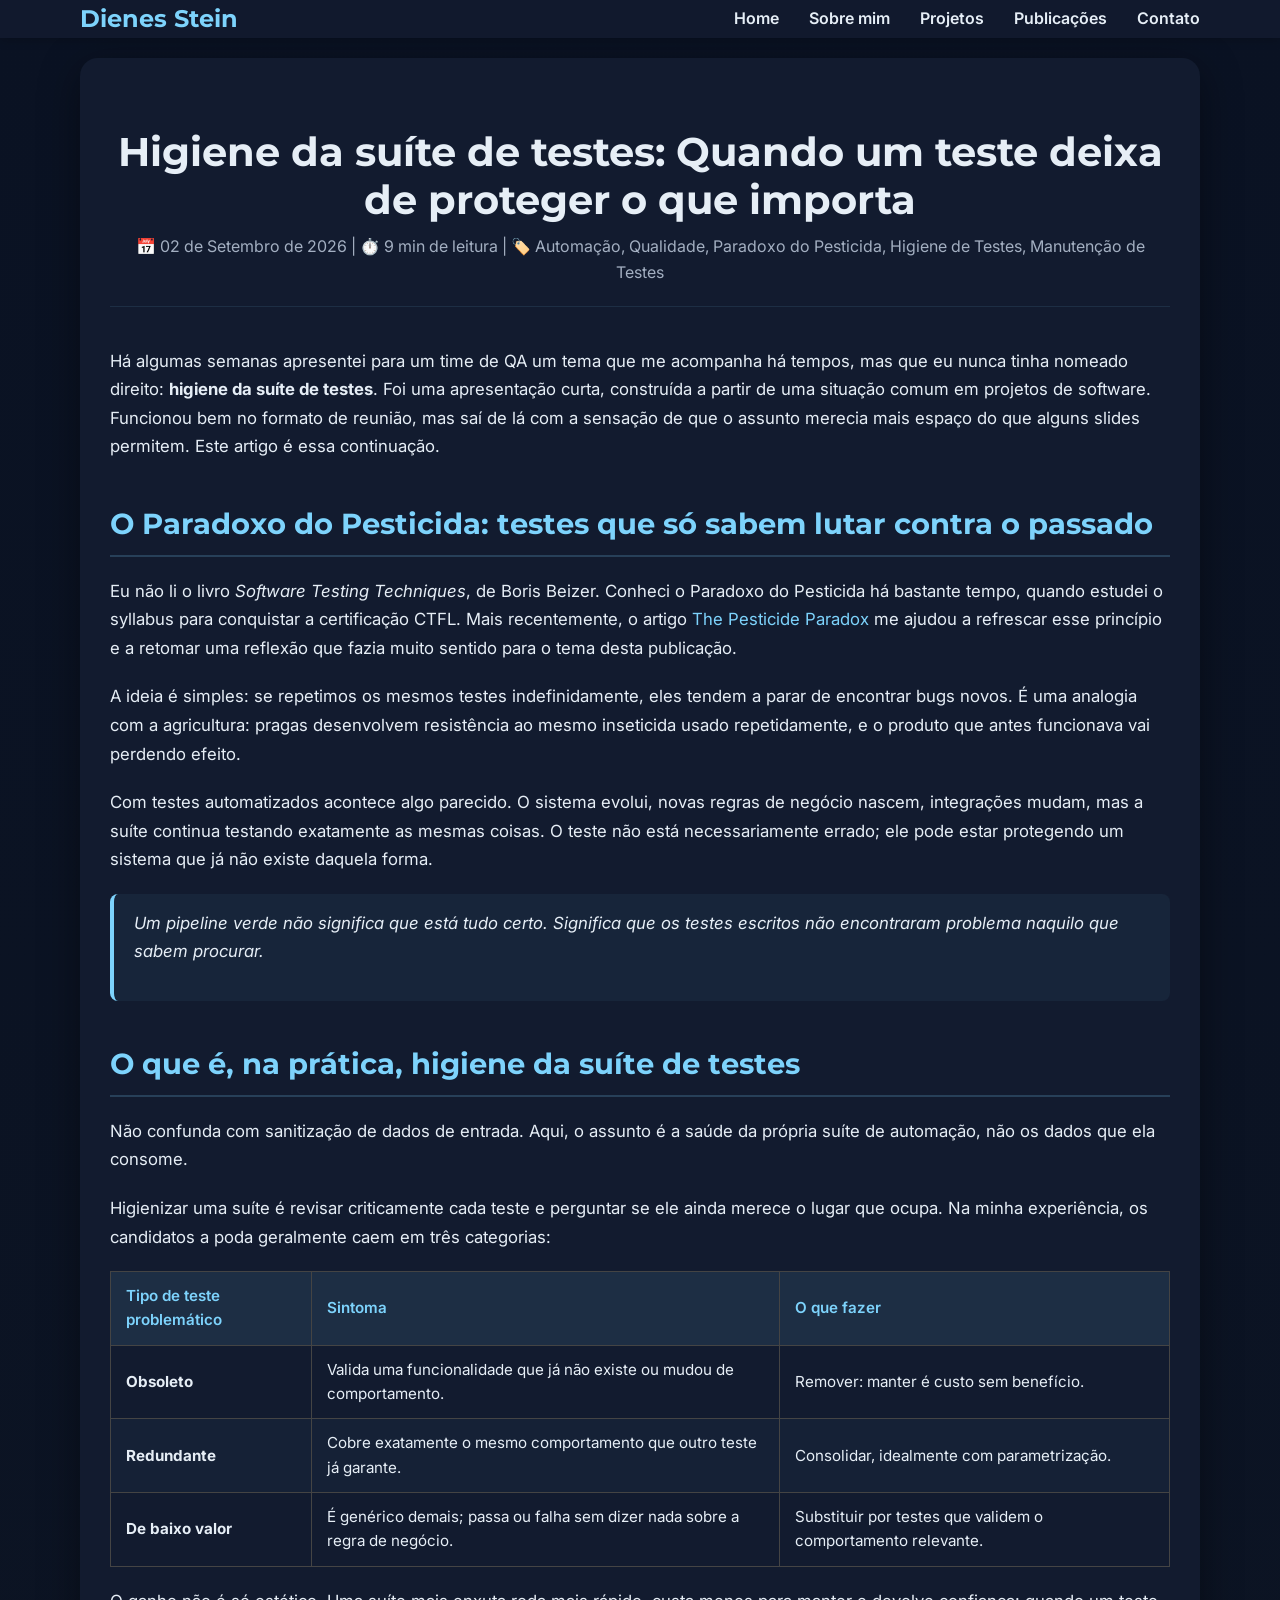
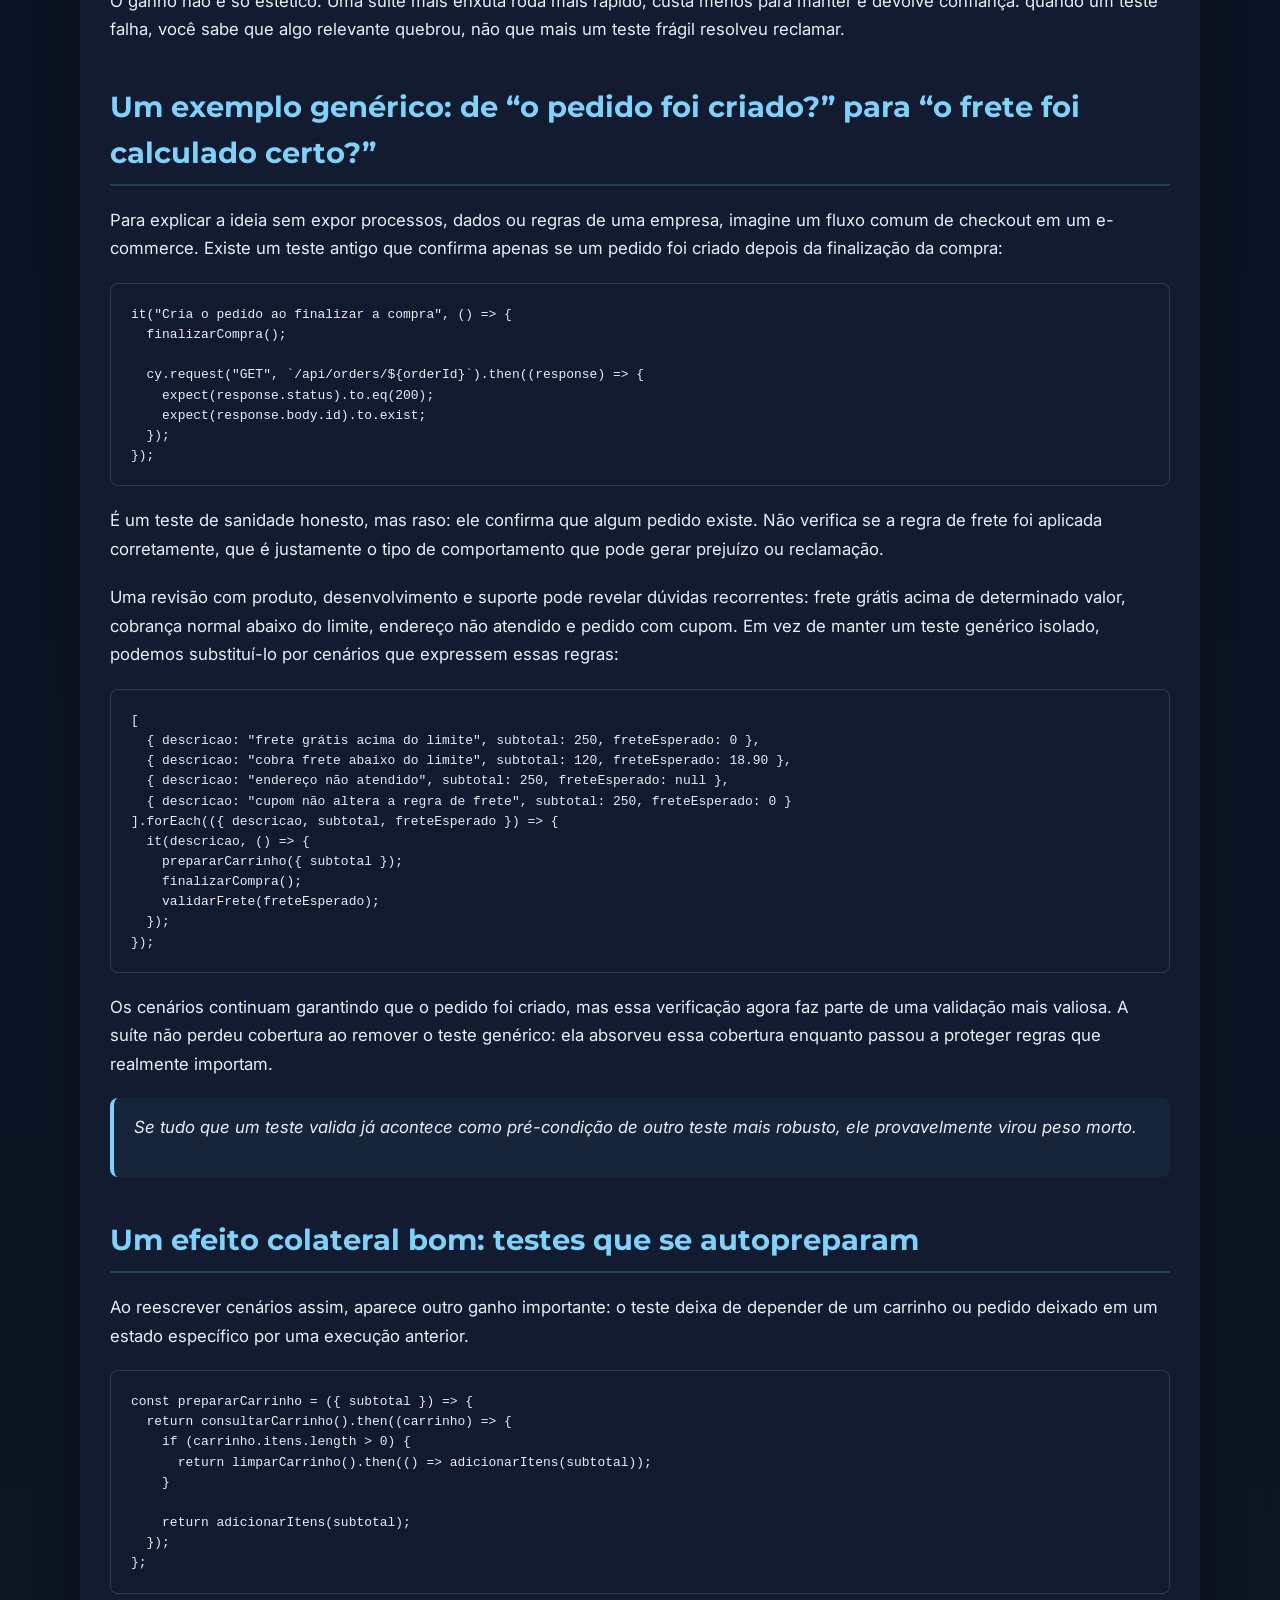
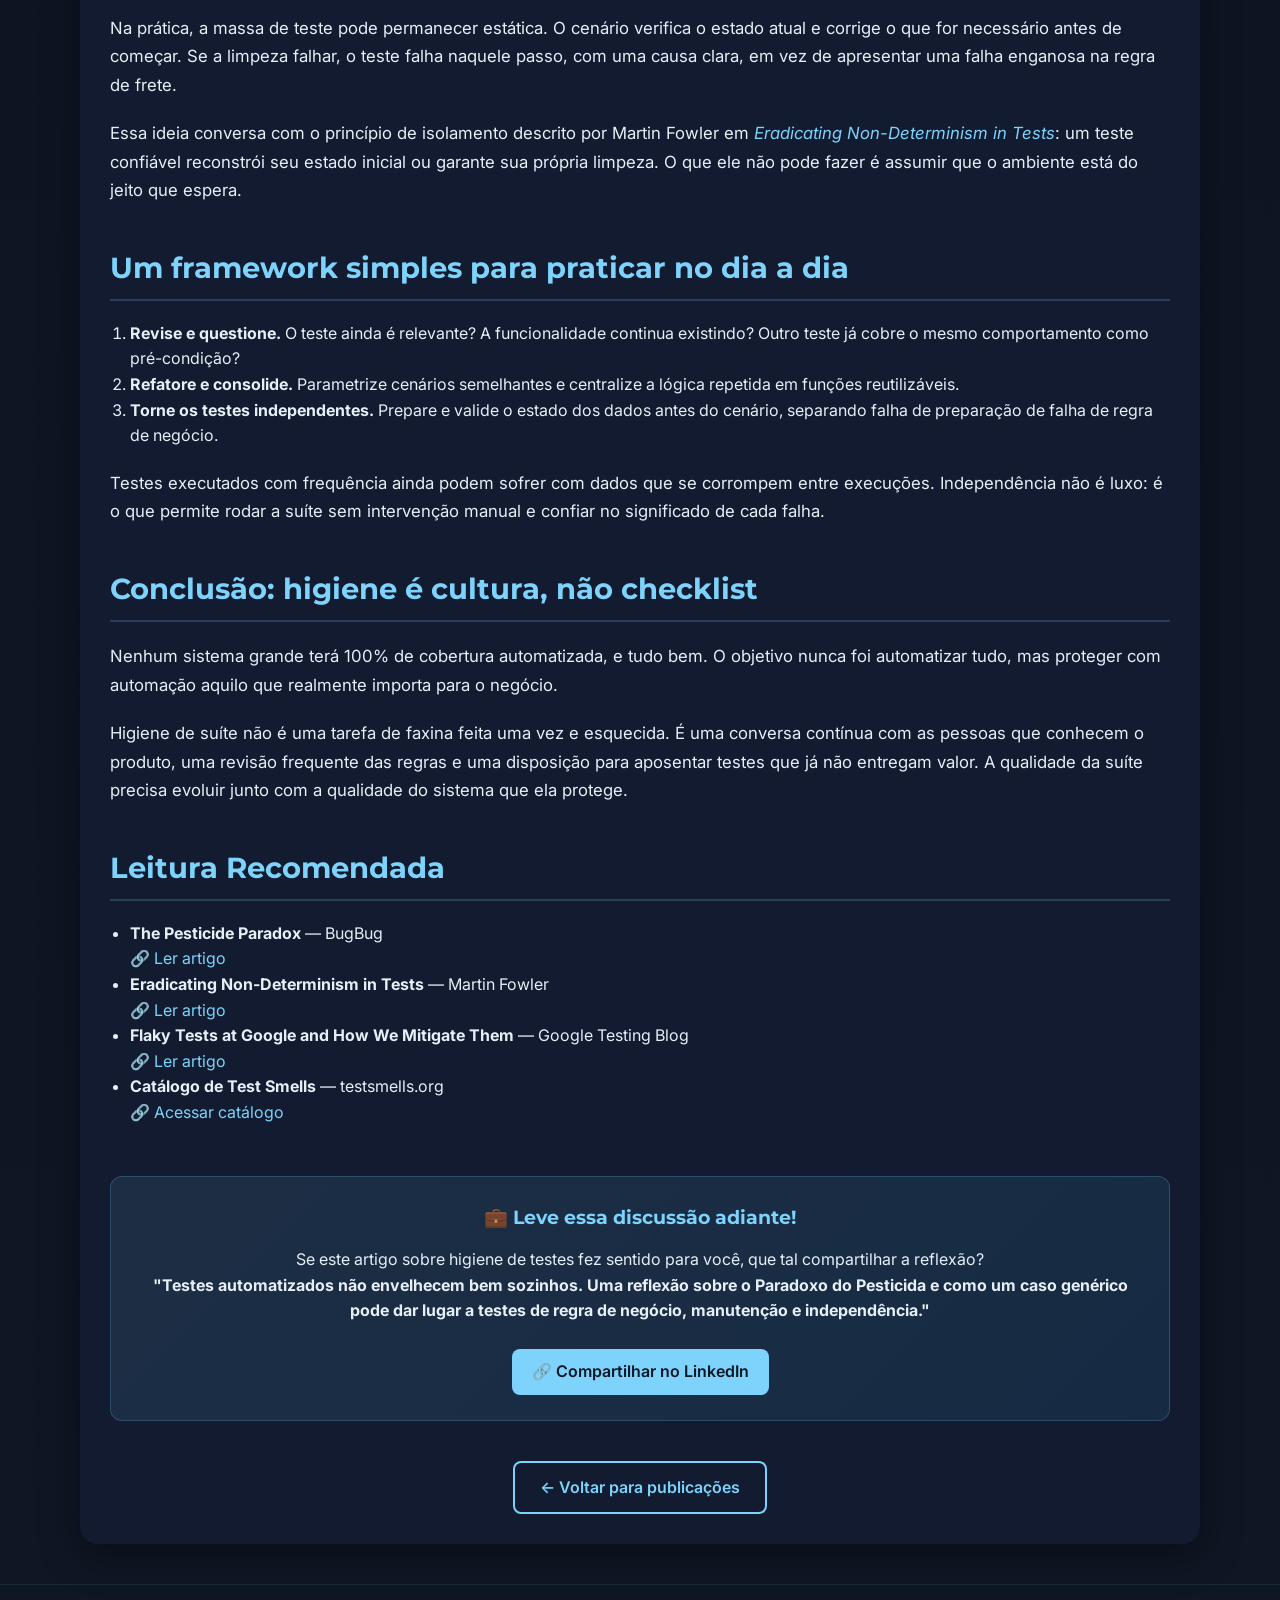
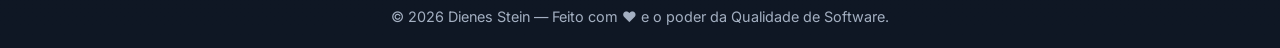
<file: publicacoes/higiene-suite-testes.html>
<!DOCTYPE html>
<html lang="pt-BR">
<head>
    <meta charset="UTF-8">
    <meta name="viewport" content="width=device-width, initial-scale=1.0">
    <title>Higiene da Suíte de Testes: Quando um Teste Deixa de Proteger o Que Importa — Dienes Stein</title>
    <meta name="description" content="Por que testes automatizados perdem eficácia com o tempo e como aplicar higiene contínua na suíte, substituindo testes genéricos por regras de negócio.">
    <link rel="canonical" href="https://dienes.com.br/publicacoes/higiene-suite-testes" />
    <link rel="apple-touch-icon" sizes="180x180" href="../images/favicon/apple-touch-icon.png">
    <link rel="icon" type="image/png" sizes="32x32" href="../images/favicon/favicon-32x32.png">
    <link rel="icon" type="image/png" sizes="16x16" href="../images/favicon/favicon-16x16.png">
    <link rel="icon" type="image/x-icon" href="../favicon.ico">
    <link rel="stylesheet" href="../css/style.css">
    <link rel="preconnect" href="https://fonts.googleapis.com">
    <link rel="preconnect" href="https://fonts.gstatic.com" crossorigin>
    <link href="https://fonts.googleapis.com/css2?family=Inter:wght@300;400;600;700&family=Montserrat:wght@700&display=swap" rel="stylesheet">
    <script src="../js/analytics.js"></script>
</head>
<body>
    <header class="header">
        <div class="container">
            <nav class="navbar">
                <div class="logo">Dienes Stein</div>
                <ul class="nav-menu">
                    <li><a href="/" class="nav-link">Home</a></li>
                    <li><a href="/sobre" class="nav-link">Sobre mim</a></li>
                    <li><a href="/projetos" class="nav-link">Projetos</a></li>
                    <li><a href="/publicacoes" class="nav-link active">Publicações</a></li>
                    <li><a href="/contato" class="nav-link">Contato</a></li>
                </ul>
                <button class="hamburger" id="hamburger">
                    <span></span>
                    <span></span>
                    <span></span>
                </button>
            </nav>
        </div>
    </header>

    <main class="container">
        <article class="card">
            <header class="article-header">
                <h1>Higiene da suíte de testes: Quando um teste deixa de proteger o que importa</h1>
                <p class="article-meta">📅 02 de Setembro de 2026 | ⏱️ 9 min de leitura | 🏷️ Automação, Qualidade, Paradoxo do Pesticida, Higiene de Testes, Manutenção de Testes</p>
            </header>

            <div class="article-content">
                <p>Há algumas semanas apresentei para um time de QA um tema que me acompanha há tempos, mas que eu nunca tinha nomeado direito: <strong>higiene da suíte de testes</strong>. Foi uma apresentação curta, construída a partir de uma situação comum em projetos de software. Funcionou bem no formato de reunião, mas saí de lá com a sensação de que o assunto merecia mais espaço do que alguns slides permitem. Este artigo é essa continuação.</p>

                <h2 id="paradoxo-pesticida">O Paradoxo do Pesticida: testes que só sabem lutar contra o passado</h2>
                <p>Eu não li o livro <em>Software Testing Techniques</em>, de Boris Beizer. Conheci o Paradoxo do Pesticida há bastante tempo, quando estudei o syllabus para conquistar a certificação CTFL. Mais recentemente, o artigo <a href="https://bugbug.io/blog/software-testing/pesticide-paradox/" target="_blank" rel="noopener noreferrer">The Pesticide Paradox</a> me ajudou a refrescar esse princípio e a retomar uma reflexão que fazia muito sentido para o tema desta publicação.</p>

                <p>A ideia é simples: se repetimos os mesmos testes indefinidamente, eles tendem a parar de encontrar bugs novos. É uma analogia com a agricultura: pragas desenvolvem resistência ao mesmo inseticida usado repetidamente, e o produto que antes funcionava vai perdendo efeito.</p>
                <p>Com testes automatizados acontece algo parecido. O sistema evolui, novas regras de negócio nascem, integrações mudam, mas a suíte continua testando exatamente as mesmas coisas. O teste não está necessariamente errado; ele pode estar protegendo um sistema que já não existe daquela forma.</p>

                <blockquote>
                    <p>Um pipeline verde não significa que está tudo certo. Significa que os testes escritos não encontraram problema naquilo que sabem procurar.</p>
                </blockquote>

                <h2 id="o-que-e-higiene">O que é, na prática, higiene da suíte de testes</h2>
                <p>Não confunda com sanitização de dados de entrada. Aqui, o assunto é a saúde da própria suíte de automação, não os dados que ela consome.</p>
                <p>Higienizar uma suíte é revisar criticamente cada teste e perguntar se ele ainda merece o lugar que ocupa. Na minha experiência, os candidatos a poda geralmente caem em três categorias:</p>

                <table>
                    <thead>
                        <tr>
                            <th style="text-align: left;">Tipo de teste problemático</th>
                            <th style="text-align: left;">Sintoma</th>
                            <th style="text-align: left;">O que fazer</th>
                        </tr>
                    </thead>
                    <tbody>
                        <tr>
                            <td><strong>Obsoleto</strong></td>
                            <td>Valida uma funcionalidade que já não existe ou mudou de comportamento.</td>
                            <td>Remover: manter é custo sem benefício.</td>
                        </tr>
                        <tr>
                            <td><strong>Redundante</strong></td>
                            <td>Cobre exatamente o mesmo comportamento que outro teste já garante.</td>
                            <td>Consolidar, idealmente com parametrização.</td>
                        </tr>
                        <tr>
                            <td><strong>De baixo valor</strong></td>
                            <td>É genérico demais; passa ou falha sem dizer nada sobre a regra de negócio.</td>
                            <td>Substituir por testes que validem o comportamento relevante.</td>
                        </tr>
                    </tbody>
                </table>

                <p>O ganho não é só estético. Uma suíte mais enxuta roda mais rápido, custa menos para manter e devolve confiança: quando um teste falha, você sabe que algo relevante quebrou, não que mais um teste frágil resolveu reclamar.</p>

                <h2 id="exemplo-generico">Um exemplo genérico: de “o pedido foi criado?” para “o frete foi calculado certo?”</h2>
                <p>Para explicar a ideia sem expor processos, dados ou regras de uma empresa, imagine um fluxo comum de checkout em um e-commerce. Existe um teste antigo que confirma apenas se um pedido foi criado depois da finalização da compra:</p>

                <pre><code>it("Cria o pedido ao finalizar a compra", () =&gt; {
  finalizarCompra();

  cy.request("GET", `/api/orders/${orderId}`).then((response) =&gt; {
    expect(response.status).to.eq(200);
    expect(response.body.id).to.exist;
  });
});</code></pre>

                <p>É um teste de sanidade honesto, mas raso: ele confirma que algum pedido existe. Não verifica se a regra de frete foi aplicada corretamente, que é justamente o tipo de comportamento que pode gerar prejuízo ou reclamação.</p>
                <p>Uma revisão com produto, desenvolvimento e suporte pode revelar dúvidas recorrentes: frete grátis acima de determinado valor, cobrança normal abaixo do limite, endereço não atendido e pedido com cupom. Em vez de manter um teste genérico isolado, podemos substituí-lo por cenários que expressem essas regras:</p>

                <pre><code>[
  { descricao: "frete grátis acima do limite", subtotal: 250, freteEsperado: 0 },
  { descricao: "cobra frete abaixo do limite", subtotal: 120, freteEsperado: 18.90 },
  { descricao: "endereço não atendido", subtotal: 250, freteEsperado: null },
  { descricao: "cupom não altera a regra de frete", subtotal: 250, freteEsperado: 0 }
].forEach(({ descricao, subtotal, freteEsperado }) =&gt; {
  it(descricao, () =&gt; {
    prepararCarrinho({ subtotal });
    finalizarCompra();
    validarFrete(freteEsperado);
  });
});</code></pre>

                <p>Os cenários continuam garantindo que o pedido foi criado, mas essa verificação agora faz parte de uma validação mais valiosa. A suíte não perdeu cobertura ao remover o teste genérico: ela absorveu essa cobertura enquanto passou a proteger regras que realmente importam.</p>

                <blockquote>
                    <p>Se tudo que um teste valida já acontece como pré-condição de outro teste mais robusto, ele provavelmente virou peso morto.</p>
                </blockquote>

                <h2 id="autopreparo">Um efeito colateral bom: testes que se autopreparam</h2>
                <p>Ao reescrever cenários assim, aparece outro ganho importante: o teste deixa de depender de um carrinho ou pedido deixado em um estado específico por uma execução anterior.</p>

                <pre><code>const prepararCarrinho = ({ subtotal }) =&gt; {
  return consultarCarrinho().then((carrinho) =&gt; {
    if (carrinho.itens.length &gt; 0) {
      return limparCarrinho().then(() =&gt; adicionarItens(subtotal));
    }

    return adicionarItens(subtotal);
  });
};</code></pre>

                <p>Na prática, a massa de teste pode permanecer estática. O cenário verifica o estado atual e corrige o que for necessário antes de começar. Se a limpeza falhar, o teste falha naquele passo, com uma causa clara, em vez de apresentar uma falha enganosa na regra de frete.</p>
                <p>Essa ideia conversa com o princípio de isolamento descrito por Martin Fowler em <a href="https://martinfowler.com/articles/nonDeterminism.html" target="_blank" rel="noopener noreferrer"><em>Eradicating Non-Determinism in Tests</em></a>: um teste confiável reconstrói seu estado inicial ou garante sua própria limpeza. O que ele não pode fazer é assumir que o ambiente está do jeito que espera.</p>

                <h2 id="framework">Um framework simples para praticar no dia a dia</h2>
                <ol>
                    <li><strong>Revise e questione.</strong> O teste ainda é relevante? A funcionalidade continua existindo? Outro teste já cobre o mesmo comportamento como pré-condição?</li>
                    <li><strong>Refatore e consolide.</strong> Parametrize cenários semelhantes e centralize a lógica repetida em funções reutilizáveis.</li>
                    <li><strong>Torne os testes independentes.</strong> Prepare e valide o estado dos dados antes do cenário, separando falha de preparação de falha de regra de negócio.</li>
                </ol>

                <p>Testes executados com frequência ainda podem sofrer com dados que se corrompem entre execuções. Independência não é luxo: é o que permite rodar a suíte sem intervenção manual e confiar no significado de cada falha.</p>

                <h2 id="conclusao">Conclusão: higiene é cultura, não checklist</h2>
                <p>Nenhum sistema grande terá 100% de cobertura automatizada, e tudo bem. O objetivo nunca foi automatizar tudo, mas proteger com automação aquilo que realmente importa para o negócio.</p>
                <p>Higiene de suíte não é uma tarefa de faxina feita uma vez e esquecida. É uma conversa contínua com as pessoas que conhecem o produto, uma revisão frequente das regras e uma disposição para aposentar testes que já não entregam valor. A qualidade da suíte precisa evoluir junto com a qualidade do sistema que ela protege.</p>

                <h2 id="leitura-recomendada">Leitura Recomendada</h2>
                <ul>
                    <li><strong>The Pesticide Paradox</strong> — BugBug<br><a href="https://bugbug.io/blog/software-testing/pesticide-paradox/" target="_blank" rel="noopener noreferrer">🔗 Ler artigo</a></li>
                    <li><strong>Eradicating Non-Determinism in Tests</strong> — Martin Fowler<br><a href="https://martinfowler.com/articles/nonDeterminism.html" target="_blank" rel="noopener noreferrer">🔗 Ler artigo</a></li>
                    <li><strong>Flaky Tests at Google and How We Mitigate Them</strong> — Google Testing Blog<br><a href="https://testing.googleblog.com/2016/05/flaky-tests-at-google-and-how-we.html" target="_blank" rel="noopener noreferrer">🔗 Ler artigo</a></li>
                    <li><strong>Catálogo de Test Smells</strong> — testsmells.org<br><a href="https://testsmells.org/" target="_blank" rel="noopener noreferrer">🔗 Acessar catálogo</a></li>
                </ul>
            </div>

            <div class="linkedin-cta">
                <h3>💼 Leve essa discussão adiante!</h3>
                <p>Se este artigo sobre higiene de testes fez sentido para você, que tal compartilhar a reflexão?</p>
                <p><strong>"Testes automatizados não envelhecem bem sozinhos. Uma reflexão sobre o Paradoxo do Pesticida e como um caso genérico pode dar lugar a testes de regra de negócio, manutenção e independência."</strong></p>
                <div class="demo-links">
                    <a href="https://www.linkedin.com/shareArticle?mini=true&url=https://dienes.com.br/publicacoes/higiene-suite-testes&title=Higiene da Suíte de Testes: Quando um Teste Deixa de Proteger o Que Importa" target="_blank" rel="noopener noreferrer">
                        🔗 Compartilhar no LinkedIn
                    </a>
                </div>
            </div>

            <div style="text-align: center; margin-top: 40px;">
                <a href="/publicacoes" class="btn btn-secondary">← Voltar para publicações</a>
            </div>
        </article>
    </main>

    <footer class="footer">
        <div class="container">
            <p>&copy; 2026 Dienes Stein — Feito com ❤️ e o poder da Qualidade de Software.</p>
        </div>
    </footer>
    <script src="../js/script.js"></script>
</body>
</html>
</file>
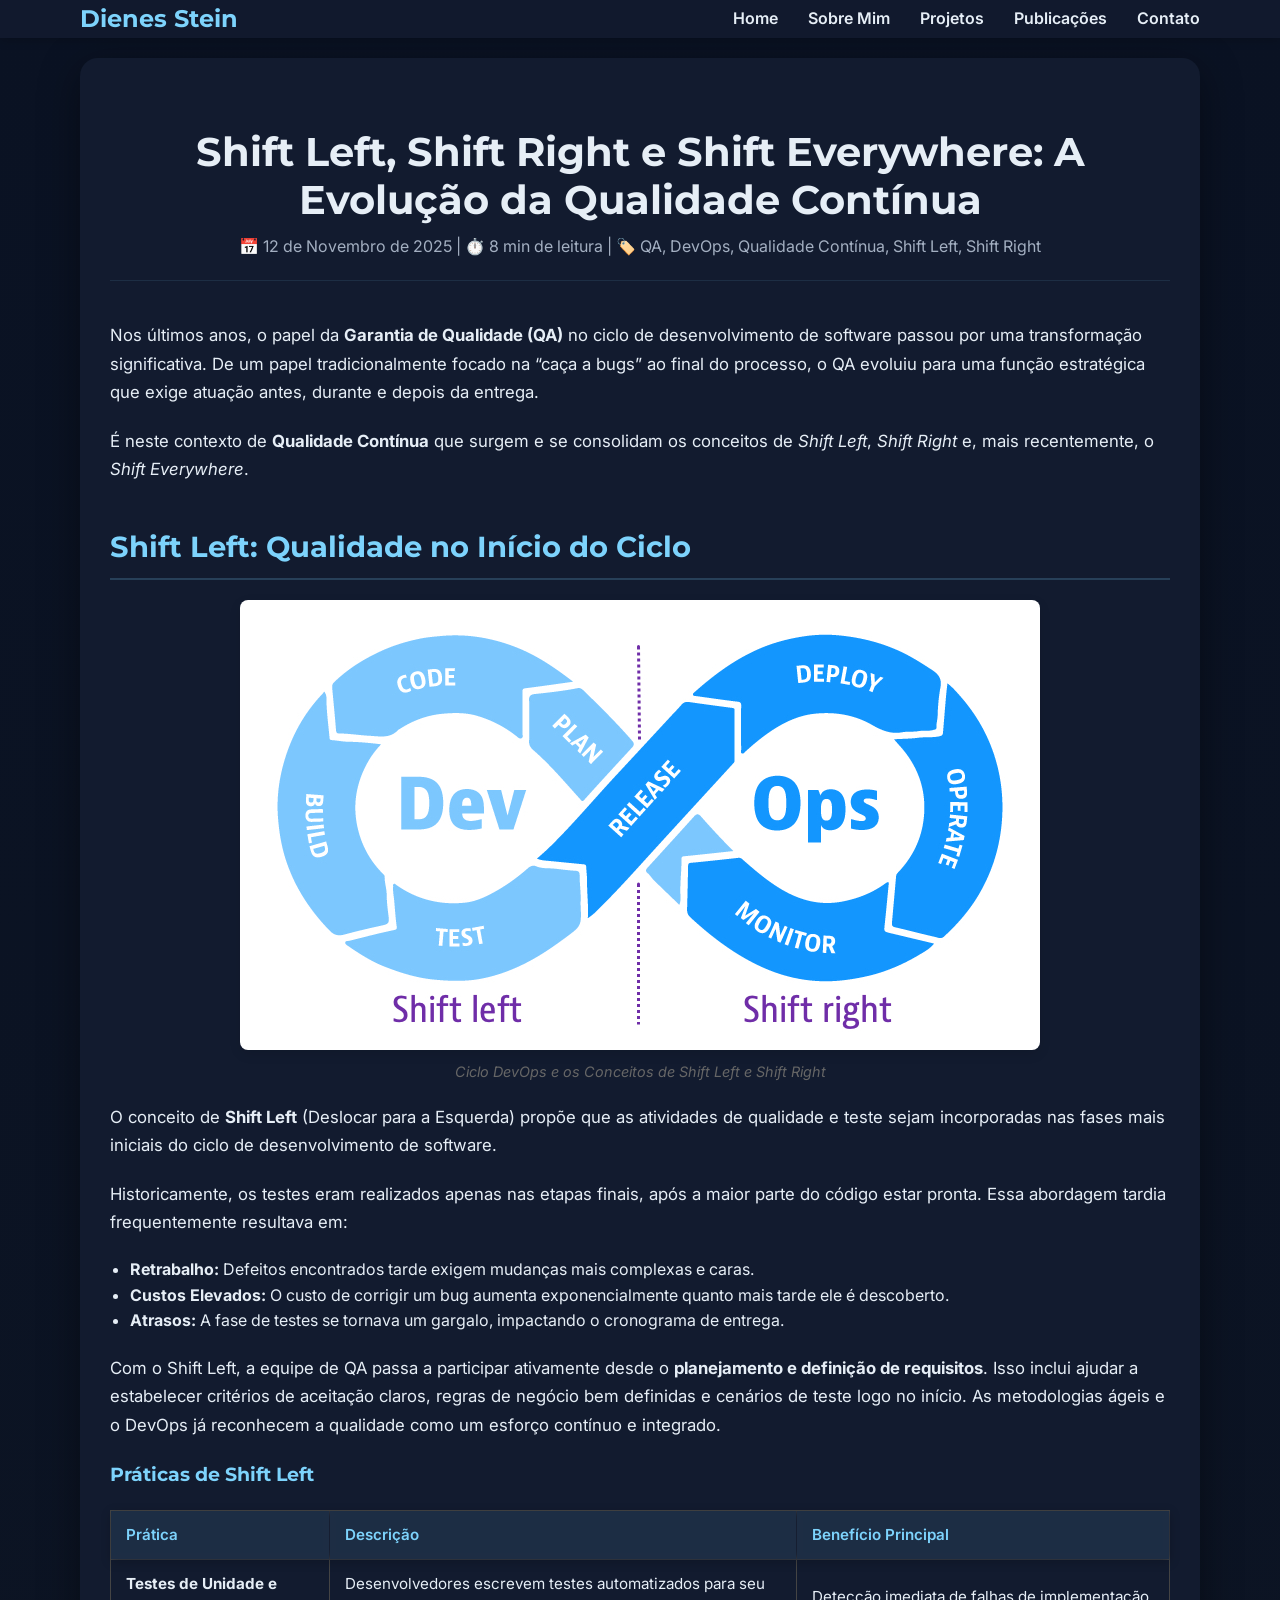
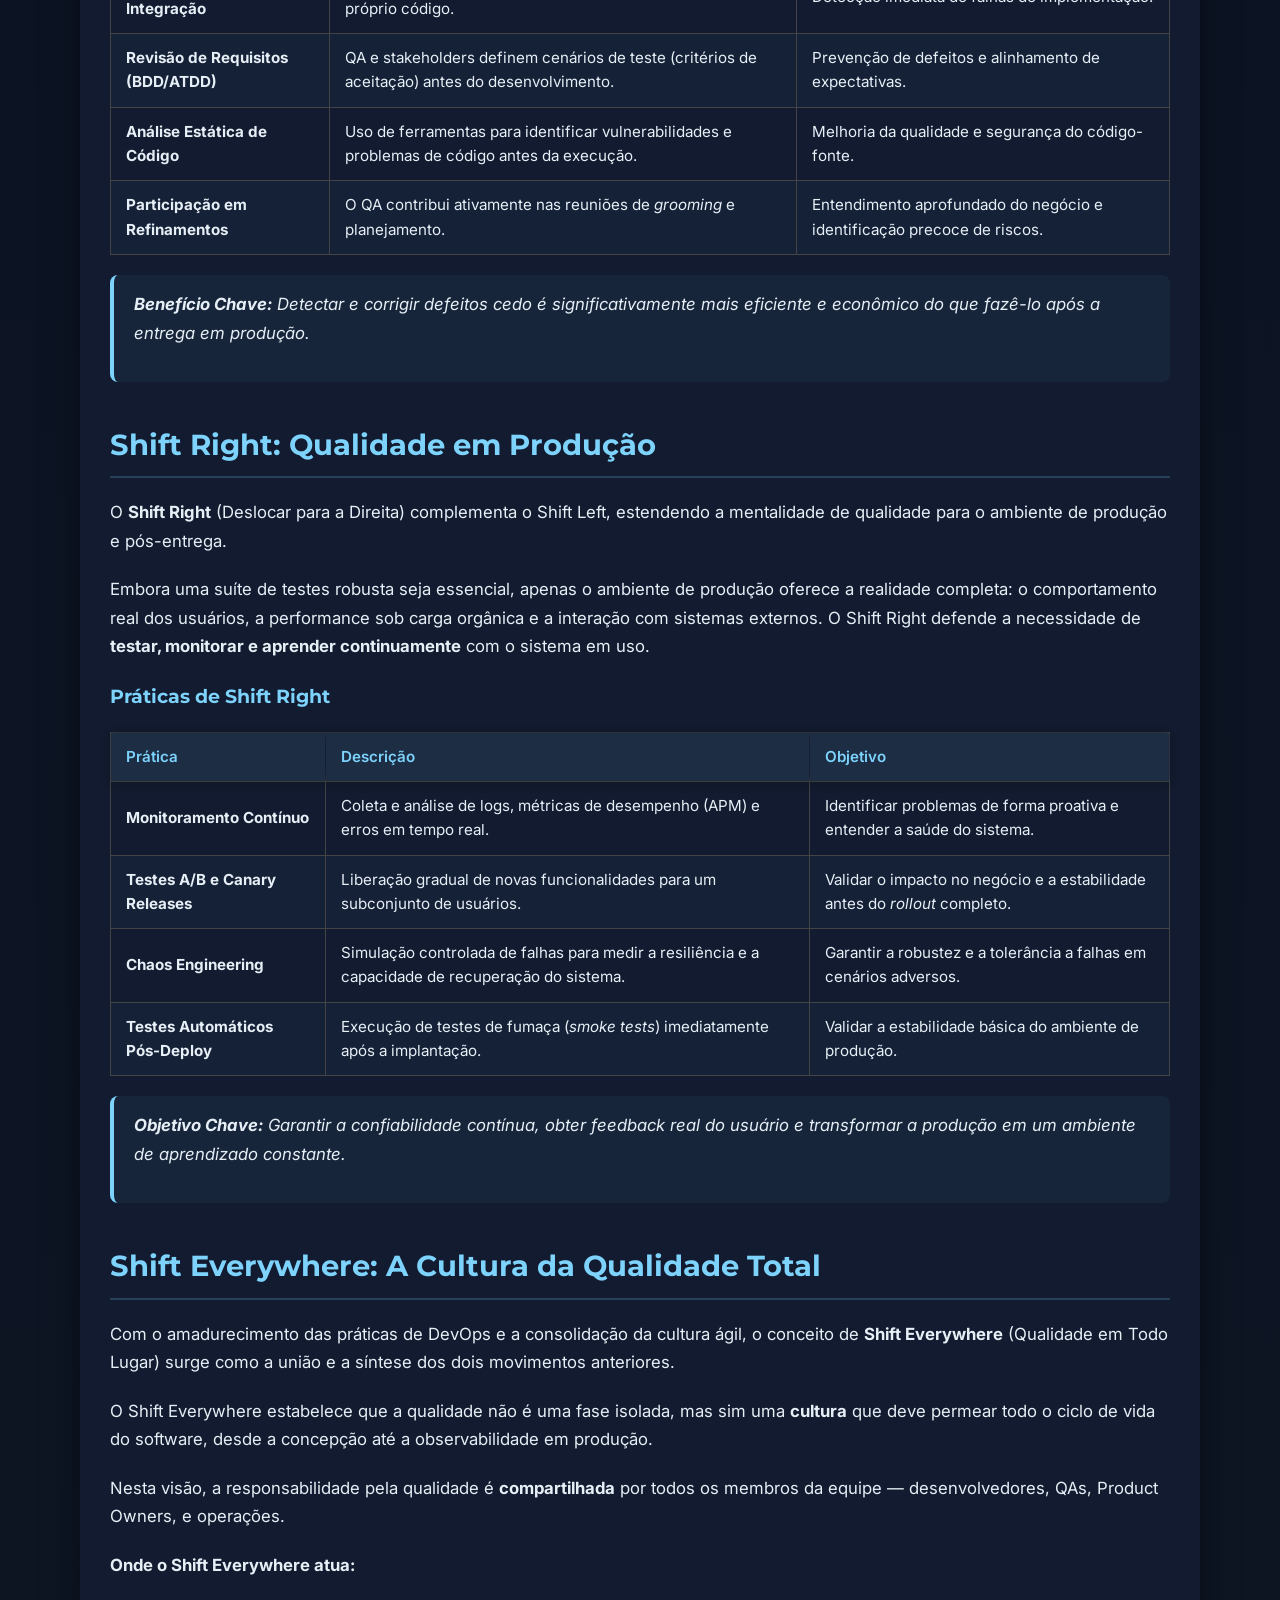
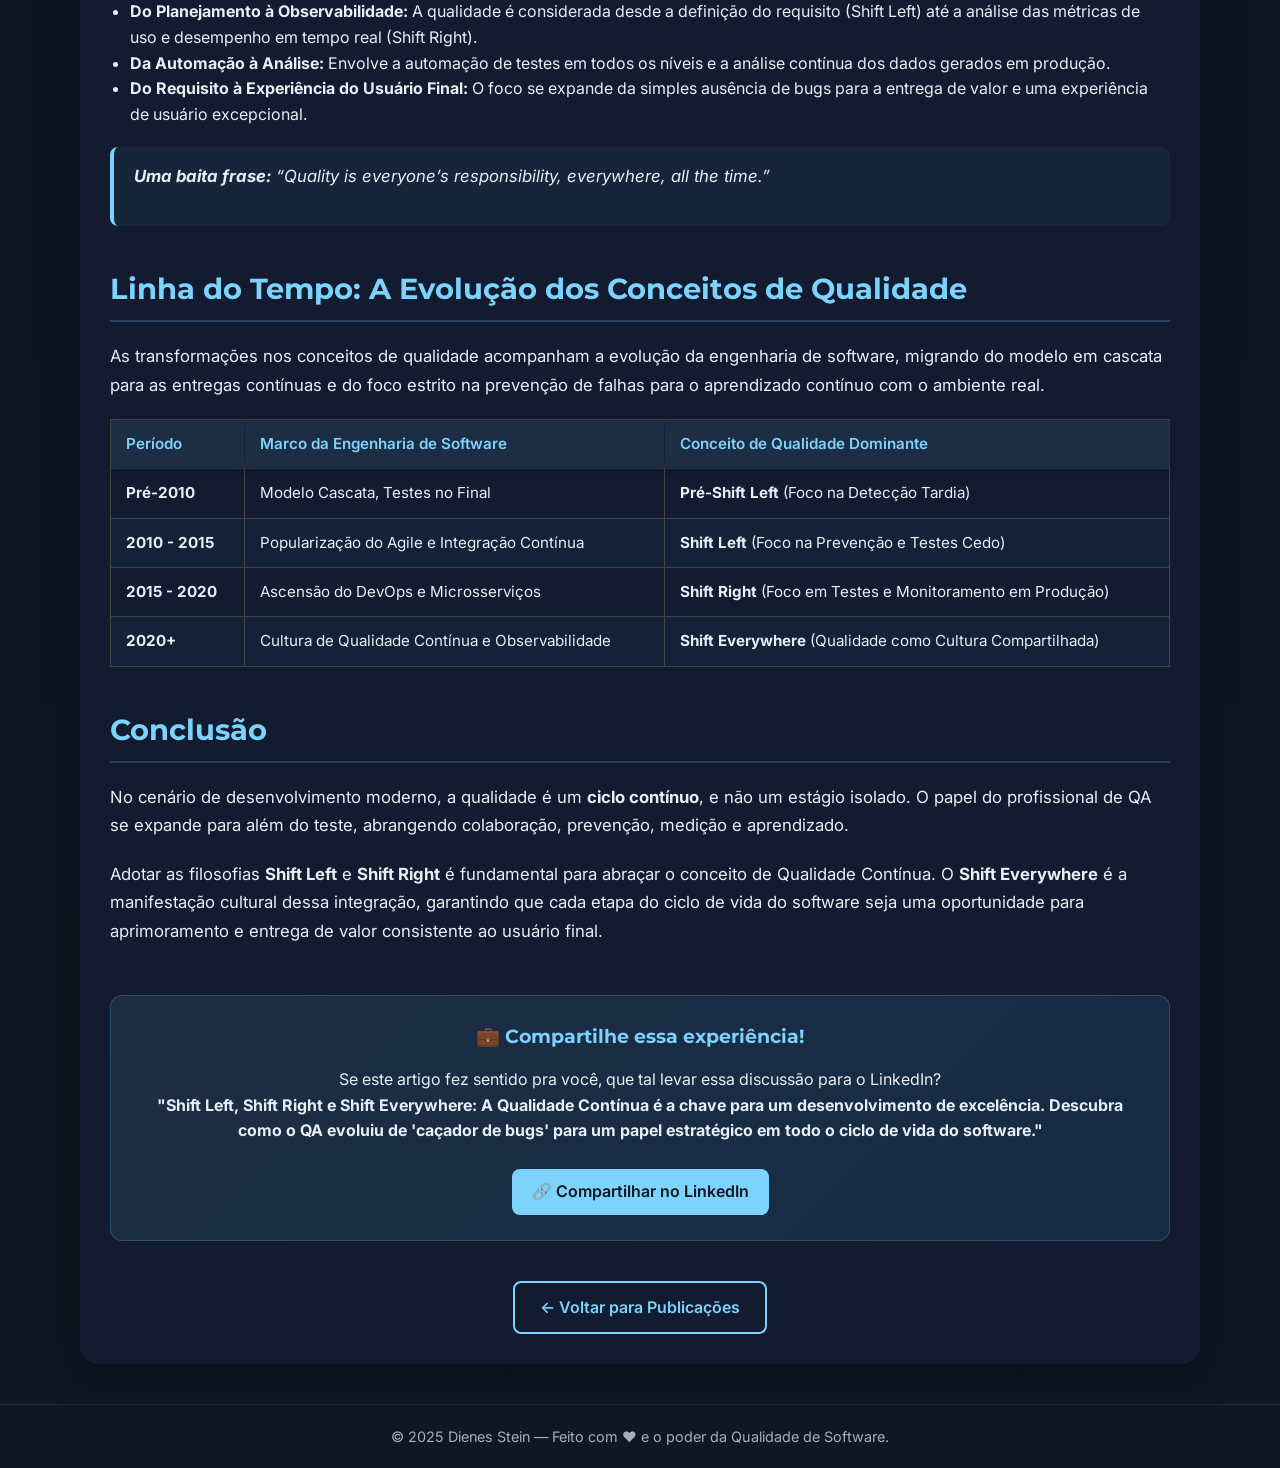
<file: publicacoes/shift-everywhere-qualidade-continua.html>
<!DOCTYPE html>
<html lang="pt-BR">
<head>
    <meta charset="UTF-8">
    <meta name="viewport" content="width=device-width, initial-scale=1.0">
    <title>Shift Left, Shift Right e Shift Everywhere: A Evolução da Qualidade Contínua — Dienes Stein</title>
    <meta name="description" content="Uma análise sobre a evolução do papel do QA, explorando os conceitos de Shift Left, Shift Right e Shift Everywhere para uma cultura de qualidade contínua.">
    <link rel="canonical" href="https://dienes.com.br/publicacoes/shift-everywhere-qualidade-continua" />
    <link rel="apple-touch-icon" sizes="180x180" href="../images/favicon/apple-touch-icon.png">
    <link rel="icon" type="image/png" sizes="32x32" href="../images/favicon/favicon-32x32.png">
    <link rel="icon" type="image/png" sizes="16x16" href="../images/favicon/favicon-16x16.png">
    <link rel="icon" type="image/x-icon" href="../favicon.ico">
    <link rel="stylesheet" href="../css/style.css">
    <link rel="preconnect" href="https://fonts.googleapis.com">
    <link rel="preconnect" href="https://fonts.gstatic.com" crossorigin>
    <link href="https://fonts.googleapis.com/css2?family=Inter:wght@300;400;600;700&family=Montserrat:wght@700&display=swap" rel="stylesheet">
    <script src="../js/analytics.js"></script>
</head>
<body>
    <header class="header">
        <div class="container">
            <nav class="navbar">
                <div class="logo">Dienes Stein</div>
                <ul class="nav-menu">
                    <li><a href="/" class="nav-link">Home</a></li>
                    <li><a href="/sobre" class="nav-link">Sobre Mim</a></li>
                    <li><a href="/projetos" class="nav-link">Projetos</a></li>
                    <li><a href="/publicacoes" class="nav-link">Publicações</a></li>
                    <li><a href="/contato" class="nav-link">Contato</a></li>
                </ul>
                <button class="hamburger" id="hamburger">
                    <span></span>
                    <span></span>
                    <span></span>
                </button>
            </nav>
        </div>
    </header>

    <main class="container">
        <article class="card">
            <header class="article-header">
                <h1>Shift Left, Shift Right e Shift Everywhere: A Evolução da Qualidade Contínua</h1>
                <p class="article-meta">📅 12 de Novembro de 2025 | ⏱️ 8 min de leitura | 🏷️ QA, DevOps, Qualidade Contínua, Shift Left, Shift Right</p>
            </header>

            <div class="article-content">
                <p>Nos últimos anos, o papel da <strong>Garantia de Qualidade (QA)</strong> no ciclo de desenvolvimento de software passou por uma transformação significativa. De um papel tradicionalmente focado na “caça a bugs” ao final do processo, o QA evoluiu para uma função estratégica que exige atuação antes, durante e depois da entrega.</p>
<p>É neste contexto de <strong>Qualidade Contínua</strong> que surgem e se consolidam os conceitos de <em>Shift Left</em>, <em>Shift Right</em> e, mais recentemente, o <em>Shift Everywhere</em>.</p>

<h2 id="shift-left-qualidade-no-início-do-ciclo">Shift Left: Qualidade no Início do Ciclo</h2>
<figure>
<img src="../images/shift_left_right_devops_cycle.png" alt="Ciclo DevOps e os Conceitos de Shift Left e Shift Right" /><figcaption>Ciclo DevOps e os Conceitos de Shift Left e Shift Right</figcaption>
</figure>
<p>O conceito de <strong>Shift Left</strong> (Deslocar para a Esquerda) propõe que as atividades de qualidade e teste sejam incorporadas nas fases mais iniciais do ciclo de desenvolvimento de software.</p>
<p>Historicamente, os testes eram realizados apenas nas etapas finais, após a maior parte do código estar pronta. Essa abordagem tardia frequentemente resultava em:</p>
<ul>
<li><strong>Retrabalho:</strong> Defeitos encontrados tarde exigem mudanças mais complexas e caras.</li>
<li><strong>Custos Elevados:</strong> O custo de corrigir um bug aumenta exponencialmente quanto mais tarde ele é descoberto.</li>
<li><strong>Atrasos:</strong> A fase de testes se tornava um gargalo, impactando o cronograma de entrega.</li>
</ul>
<p>Com o Shift Left, a equipe de QA passa a participar ativamente desde o <strong>planejamento e definição de requisitos</strong>. Isso inclui ajudar a estabelecer critérios de aceitação claros, regras de negócio bem definidas e cenários de teste logo no início. As metodologias ágeis e o DevOps já reconhecem a qualidade como um esforço contínuo e integrado.</p>
<h3 id="práticas-de-shift-left">Práticas de Shift Left</h3>
<table>
<thead>
<tr class="header">
<th style="text-align: left;">Prática</th>
<th style="text-align: left;">Descrição</th>
<th style="text-align: left;">Benefício Principal</th>
</tr>
</thead>
<tbody>
<tr class="odd">
<td style="text-align: left;"><strong>Testes de Unidade e Integração</strong></td>
<td style="text-align: left;">Desenvolvedores escrevem testes automatizados para seu próprio código.</td>
<td style="text-align: left;">Detecção imediata de falhas de implementação.</td>
</tr>
<tr class="even">
<td style="text-align: left;"><strong>Revisão de Requisitos (BDD/ATDD)</strong></td>
<td style="text-align: left;">QA e stakeholders definem cenários de teste (critérios de aceitação) antes do desenvolvimento.</td>
<td style="text-align: left;">Prevenção de defeitos e alinhamento de expectativas.</td>
</tr>
<tr class="odd">
<td style="text-align: left;"><strong>Análise Estática de Código</strong></td>
<td style="text-align: left;">Uso de ferramentas para identificar vulnerabilidades e problemas de código antes da execução.</td>
<td style="text-align: left;">Melhoria da qualidade e segurança do código-fonte.</td>
</tr>
<tr class="even">
<td style="text-align: left;"><strong>Participação em Refinamentos</strong></td>
<td style="text-align: left;">O QA contribui ativamente nas reuniões de <em>grooming</em> e planejamento.</td>
<td style="text-align: left;">Entendimento aprofundado do negócio e identificação precoce de riscos.</td>
</tr>
</tbody>
</table>
<blockquote>
<p><strong>Benefício Chave:</strong> Detectar e corrigir defeitos cedo é significativamente mais eficiente e econômico do que fazê-lo após a entrega em produção.</p>
</blockquote>

<h2 id="shift-right-qualidade-em-produção">Shift Right: Qualidade em Produção</h2>
<p>O <strong>Shift Right</strong> (Deslocar para a Direita) complementa o Shift Left, estendendo a mentalidade de qualidade para o ambiente de produção e pós-entrega.</p>
<p>Embora uma suíte de testes robusta seja essencial, apenas o ambiente de produção oferece a realidade completa: o comportamento real dos usuários, a performance sob carga orgânica e a interação com sistemas externos. O Shift Right defende a necessidade de <strong>testar, monitorar e aprender continuamente</strong> com o sistema em uso.</p>
<h3 id="práticas-de-shift-right">Práticas de Shift Right</h3>
<table>
<thead>
<tr class="header">
<th style="text-align: left;">Prática</th>
<th style="text-align: left;">Descrição</th>
<th style="text-align: left;">Objetivo</th>
</tr>
</thead>
<tbody>
<tr class="odd">
<td style="text-align: left;"><strong>Monitoramento Contínuo</strong></td>
<td style="text-align: left;">Coleta e análise de logs, métricas de desempenho (APM) e erros em tempo real.</td>
<td style="text-align: left;">Identificar problemas de forma proativa e entender a saúde do sistema.</td>
</tr>
<tr class="even">
<td style="text-align: left;"><strong>Testes A/B e Canary Releases</strong></td>
<td style="text-align: left;">Liberação gradual de novas funcionalidades para um subconjunto de usuários.</td>
<td style="text-align: left;">Validar o impacto no negócio e a estabilidade antes do <em>rollout</em> completo.</td>
</tr>
<tr class="odd">
<td style="text-align: left;"><strong>Chaos Engineering</strong></td>
<td style="text-align: left;">Simulação controlada de falhas para medir a resiliência e a capacidade de recuperação do sistema.</td>
<td style="text-align: left;">Garantir a robustez e a tolerância a falhas em cenários adversos.</td>
</tr>
<tr class="even">
<td style="text-align: left;"><strong>Testes Automáticos Pós-Deploy</strong></td>
<td style="text-align: left;">Execução de testes de fumaça (<em>smoke tests</em>) imediatamente após a implantação.</td>
<td style="text-align: left;">Validar a estabilidade básica do ambiente de produção.</td>
</tr>
</tbody>
</table>
<blockquote>
<p><strong>Objetivo Chave:</strong> Garantir a confiabilidade contínua, obter <em>feedback</em> real do usuário e transformar a produção em um ambiente de aprendizado constante.</p>
</blockquote>

<h2 id="shift-everywhere-a-cultura-da-qualidade-total">Shift Everywhere: A Cultura da Qualidade Total</h2>
<p>Com o amadurecimento das práticas de DevOps e a consolidação da cultura ágil, o conceito de <strong>Shift Everywhere</strong> (Qualidade em Todo Lugar) surge como a união e a síntese dos dois movimentos anteriores.</p>
<p>O Shift Everywhere estabelece que a qualidade não é uma fase isolada, mas sim uma <strong>cultura</strong> que deve permear todo o ciclo de vida do software, desde a concepção até a observabilidade em produção.</p>
<p>Nesta visão, a responsabilidade pela qualidade é <strong>compartilhada</strong> por todos os membros da equipe — desenvolvedores, QAs, Product Owners, e operações.</p>
<p><strong>Onde o Shift Everywhere atua:</strong></p>
<ul>
<li><strong>Do Planejamento à Observabilidade:</strong> A qualidade é considerada desde a definição do requisito (Shift Left) até a análise das métricas de uso e desempenho em tempo real (Shift Right).</li>
<li><strong>Da Automação à Análise:</strong> Envolve a automação de testes em todos os níveis e a análise contínua dos dados gerados em produção.</li>
<li><strong>Do Requisito à Experiência do Usuário Final:</strong> O foco se expande da simples ausência de bugs para a entrega de valor e uma experiência de usuário excepcional.</li>
</ul>
<blockquote>
<p><strong>Uma baita frase:</strong> “Quality is everyone’s responsibility, everywhere, all the time.”</p>
</blockquote>

<h2 id="linha-do-tempo-a-evolução-dos-conceitos-de-qualidade">Linha do Tempo: A Evolução dos Conceitos de Qualidade</h2>
<p>As transformações nos conceitos de qualidade acompanham a evolução da engenharia de software, migrando do modelo em cascata para as entregas contínuas e do foco estrito na prevenção de falhas para o aprendizado contínuo com o ambiente real.</p>
<table>
<thead>
<tr class="header">
<th style="text-align: left;">Período</th>
<th style="text-align: left;">Marco da Engenharia de Software</th>
<th style="text-align: left;">Conceito de Qualidade Dominante</th>
</tr>
</thead>
<tbody>
<tr class="odd">
<td style="text-align: left;"><strong>Pré-2010</strong></td>
<td style="text-align: left;">Modelo Cascata, Testes no Final</td>
<td style="text-align: left;"><strong>Pré-Shift Left</strong> (Foco na Detecção Tardia)</td>
</tr>
<tr class="even">
<td style="text-align: left;"><strong>2010 - 2015</strong></td>
<td style="text-align: left;">Popularização do Agile e Integração Contínua</td>
<td style="text-align: left;"><strong>Shift Left</strong> (Foco na Prevenção e Testes Cedo)</td>
</tr>
<tr class="odd">
<td style="text-align: left;"><strong>2015 - 2020</strong></td>
<td style="text-align: left;">Ascensão do DevOps e Microsserviços</td>
<td style="text-align: left;"><strong>Shift Right</strong> (Foco em Testes e Monitoramento em Produção)</td>
</tr>
<tr class="even">
<td style="text-align: left;"><strong>2020+</strong></td>
<td style="text-align: left;">Cultura de Qualidade Contínua e Observabilidade</td>
<td style="text-align: left;"><strong>Shift Everywhere</strong> (Qualidade como Cultura Compartilhada)</td>
</tr>
</tbody>
</table>

<h2 id="conclusão">Conclusão</h2>
<p>No cenário de desenvolvimento moderno, a qualidade é um <strong>ciclo contínuo</strong>, e não um estágio isolado. O papel do profissional de QA se expande para além do teste, abrangendo colaboração, prevenção, medição e aprendizado.</p>
<p>Adotar as filosofias <strong>Shift Left</strong> e <strong>Shift Right</strong> é fundamental para abraçar o conceito de Qualidade Contínua. O <strong>Shift Everywhere</strong> é a manifestação cultural dessa integração, garantindo que cada etapa do ciclo de vida do software seja uma oportunidade para aprimoramento e entrega de valor consistente ao usuário final.</p>

            </div>

            <div class="linkedin-cta">
    <h3>💼 Compartilhe essa experiência!</h3>
    <p>Se este artigo fez sentido pra você, que tal levar essa discussão para o LinkedIn?</p>
    <p><strong>"Shift Left, Shift Right e Shift Everywhere: A Qualidade Contínua é a chave para um desenvolvimento de excelência. Descubra como o QA evoluiu de 'caçador de bugs' para um papel estratégico em todo o ciclo de vida do software."</strong></p>
    <div class="demo-links">
        <a href="https://www.linkedin.com/shareArticle?mini=true&url=https://dienes.com.br/publicacoes/shift-everywhere-qualidade-continua&title=Shift Left, Shift Right e Shift Everywhere: A Evolução da Qualidade Contínua" target="_blank">
            🔗 Compartilhar no LinkedIn
        </a>
    </div>
</div>

<div style="text-align: center; margin-top: 40px;">
                <a href="/publicacoes" class="btn btn-secondary">← Voltar para Publicações</a>
            </div>
        </article>
    </main>

    <footer class="footer">
        <div class="container">
            <p>&copy; 2025 Dienes Stein — Feito com ❤️ e o poder da Qualidade de Software.</p>
        </div>
    </footer>
    <script src="../js/script.js"></script>
</body>
</html>
</file>
<file: css/style.css>
/* ============================================
   Portfolio Stylesheet - Dienes Stein
   Design System & Global Styles
   ============================================ */

/* Design Variables */
:root {
    --color-bg: #0f1724;
    --color-card: #121b2f;
    --color-muted: #a3afc1;
    --color-accent: #7dd3fc;
    --color-primary-text: #e6eef6;
    --color-secondary-text: #a3afc1;
    --radius-lg: 18px;
    --radius-sm: 8px;
    --radius-md: 12px;
    --shadow-card: 0 10px 40px rgba(0, 0, 0, 0.4);
    --shadow-card-hover: 0 15px 50px rgba(0, 0, 0, 0.5);
    --max-width: 1200px;

    /* Typography */
    --font-heading: 'Montserrat', sans-serif;
    --font-body: 'Inter', sans-serif;
}

/* ============================================
   Reset & Global Styles
   ============================================ */

* { 
    box-sizing: border-box; 
    margin: 0;
    padding: 0;
}

html {
    scroll-behavior: smooth;
}

body {
    font-family: var(--font-body);
    background: linear-gradient(180deg, #0a1223 0%, #0f1724 100%);
    color: var(--color-primary-text);
    line-height: 1.6;
    min-height: 100vh;
    display: flex;
    flex-direction: column;
    color-scheme: dark;
}

/* Links */
a {
    color: var(--color-accent);
    text-decoration: none;
    transition: color 0.3s ease;
}

a:hover {
    color: #a7e4fd;
}

/* Container */
.container {
    max-width: var(--max-width);
    margin: 0 auto;
    padding: 0 40px;
}

/* Headings */
h1, h2, h3 {
    font-family: var(--font-heading);
    color: var(--color-primary-text);
}

h2 {
    font-size: 1.8rem;
    color: var(--color-accent);
    margin-bottom: 20px;
    border-bottom: 2px solid rgba(125, 211, 252, 0.2);
    padding-bottom: 10px;
}

h3 {
    margin-top: 0;
    margin-bottom: 15px;
    color: var(--color-accent);
    font-size: 1.2rem;
}

/* Card Component */
.card {
    background: var(--color-card);
    border-radius: var(--radius-lg);
    padding: 30px;
    box-shadow: var(--shadow-card);
    margin-bottom: 40px;
    transition: transform 0.3s ease, box-shadow 0.3s ease;
}

.card:hover {
    transform: translateY(-5px);
    box-shadow: var(--shadow-card-hover);
}

/* Button Component */
.btn {
    display: inline-block;
    padding: 12px 25px;
    border-radius: var(--radius-sm);
    font-weight: 600;
    text-align: center;
    transition: all 0.3s ease;
    border: 2px solid transparent;
    cursor: pointer;
}

.btn-primary {
    background-color: var(--color-accent);
    color: var(--color-bg);
    border-color: var(--color-accent);
}

.btn-primary:hover {
    background-color: #a7e4fd;
    color: var(--color-bg);
    border-color: #a7e4fd;
}

.btn-secondary {
    background-color: transparent;
    color: var(--color-accent);
    border-color: var(--color-accent);
}

.btn-secondary:hover {
    background-color: rgba(125, 211, 252, 0.1);
    color: #a7e4fd;
}

/* Text Utilities */
.text-center {
    text-align: center;
}

/* ============================================
   Header & Navigation
   ============================================ */

.header {
    background-color: rgba(18, 27, 47, 0.95);
    backdrop-filter: blur(5px);
    position: sticky;
    top: 0;
    z-index: 1000;
    box-shadow: 0 2px 10px rgba(0, 0, 0, 0.2);
}

.header .container {
    display: flex;
    justify-content: center;
    align-items: center;
    padding: 15px 20px;
}

.navbar {
    display: flex;
    justify-content: space-between;
    align-items: center;
    width: 100%;
}

.logo {
    font-family: var(--font-heading);
    font-size: 1.5rem;
    font-weight: 700;
    color: var(--color-accent);
}

.nav-menu {
    list-style: none;
    display: flex;
    gap: 30px;
}

.nav-link {
    color: var(--color-primary-text);
    font-weight: 600;
    padding: 5px 0;
    position: relative;
    transition: color 0.3s ease;
}

.nav-link::after {
    content: '';
    position: absolute;
    bottom: 0;
    left: 0;
    width: 0;
    height: 2px;
    background-color: var(--color-accent);
    transition: width 0.3s ease;
}

.nav-link:hover::after,
.nav-link.active::after {
    width: 100%;
}

/* ============================================
   Main Content
   ============================================ */

main {
    flex-grow: 1;
    padding: 60px 0 40px;
}

main > .card:first-child,
main > section:first-child {
    margin-top: 20px;
}

/* Hero Section */
.hero-section {
    display: flex;
    align-items: center;
    justify-content: space-between;
    gap: 200px;
    padding: 60px 40px;
    margin-bottom: 40px;
    border-bottom: 1px solid rgba(125, 211, 252, 0.1);
}

.hero-content {
    flex: 1;
    min-width: 0;
    max-width: 600px;
}

.hero-greeting {
    font-size: 1.1rem;
    color: var(--color-accent);
    font-weight: 600;
    margin-bottom: 10px;
}

.hero-title {
    font-size: 3.5rem;
    margin-bottom: 10px;
    line-height: 1.1;
}

.hero-role {
    font-size: 1.5rem;
    font-weight: 600;
    color: var(--color-accent);
    margin-bottom: 20px;
    min-height: 2rem;
    display: flex;
    align-items: center;
    justify-content: flex-start;
    font-family: var(--font-body);
}

.hero-bio {
    font-size: 1.1rem;
    margin-bottom: 30px;
    line-height: 1.6;
}

.hero-bio strong {
    color: var(--color-accent);
}

.hero-actions {
    display: flex;
    gap: 15px;
    flex-wrap: wrap;
}

.hero-image {
    flex: 0 0 auto;
    text-align: center;
}

.hero-image img {
    width: 280px;
    height: 280px;
    border-radius: 50%;
    object-fit: cover;
    border: 5px solid var(--color-accent);
    box-shadow: var(--shadow-card);
}

/* Typing Animation */
.cursor {
    animation: blink 1s infinite;
    color: var(--color-accent);
    font-weight: bold;
    margin-left: 2px;
}

@keyframes blink {
    0%, 50% { opacity: 1; }
    51%, 100% { opacity: 0; }
}

/* Tech Stack Section */
.tech-stack-section {
    text-align: center;
}

.tech-icons {
    display: flex;
    flex-wrap: wrap;
    justify-content: center;
    gap: 20px;
    margin-top: 20px;
}

.tech-icons img {
    width: 60px;
    height: 60px;
    transition: transform 0.3s ease;
}

.tech-icons img:hover {
    transform: scale(1.15) rotate(5deg);
}

/* GitHub Stats Section */
.github-stats-section {
    text-align: center;
}

.stats-grid {
    display: flex;
    justify-content: center;
    gap: 20px;
    flex-wrap: wrap;
    margin-bottom: 20px;
}

.stats-grid img {
    max-width: 100%;
    height: auto;
    border-radius: var(--radius-sm);
    box-shadow: 0 5px 15px rgba(0, 0, 0, 0.3);
}

/* ============================================
   Projects Page
   ============================================ */

.projects-grid {
    display: grid;
    grid-template-columns: repeat(auto-fit, minmax(350px, 1fr));
    gap: 30px;
    margin-top: 20px;
}

.project-card {
    display: flex;
    flex-direction: column;
    height: 100%;
    overflow: hidden;
    position: relative;
}

.project-image {
    height: 200px;
    overflow: hidden;
    position: relative;
}

.project-image img {
    width: 100%;
    height: 100%;
    object-fit: cover;
    transition: transform 0.5s ease;
}

.project-card:hover .project-image img {
    transform: scale(1.05);
}

.project-badge {
    position: absolute;
    top: 15px;
    right: 15px;
    background: var(--color-accent);
    color: var(--color-bg);
    padding: 5px 10px;
    border-radius: var(--radius-sm);
    font-size: 0.8rem;
    font-weight: 600;
    z-index: 2;
}

.project-content {
    padding: 25px;
    flex-grow: 1;
    display: flex;
    flex-direction: column;
}

.project-card h3 {
    font-size: 1.4rem;
    margin-top: 0;
    margin-bottom: 10px;
    color: var(--color-accent);
}

.project-meta {
    font-size: 0.9rem;
    color: var(--color-muted);
    margin-bottom: 15px;
    display: flex;
    gap: 15px;
}

.project-tech {
    display: flex;
    flex-wrap: wrap;
    gap: 8px;
    margin-bottom: 15px;
}

.tech-tag {
    background: rgba(125, 211, 252, 0.1);
    color: var(--color-accent);
    padding: 4px 10px;
    border-radius: 20px;
    font-size: 0.8rem;
    font-weight: 600;
}

.project-excerpt {
    margin-bottom: 20px;
    flex-grow: 1;
}

.project-actions {
    display: flex;
    gap: 10px;
    margin-top: auto;
}

.project-actions .btn {
    flex: 1;
    text-align: center;
}

.featured-project {
    grid-column: 1 / -1;
    display: grid;
    grid-template-columns: 1fr 1fr;
    gap: 30px;
    align-items: center;
}

.featured-project .project-image {
    height: 300px;
    border-radius: var(--radius-lg);
    overflow: hidden;
}

.featured-project .project-content {
    padding: 0;
}

/* ============================================
   Publications Page
   ============================================ */

.publications-grid {
    display: grid;
    grid-template-columns: repeat(auto-fit, minmax(300px, 1fr));
    gap: 30px;
    margin-top: 20px;
}

.publication-card {
    display: flex;
    flex-direction: column;
    height: 100%;
}

.publication-card h3 {
    font-size: 1.4rem;
    margin-top: 0;
    margin-bottom: 10px;
    color: var(--color-accent);
    flex-grow: 1;
}

.publication-meta {
    font-size: 0.9rem;
    color: var(--color-muted);
    margin-bottom: 15px;
}

.publication-excerpt {
    margin-bottom: 20px;
    flex-grow: 1;
}

.publication-card .btn {
    align-self: flex-start;
}

/* ============================================
   About Page
   ============================================ */

.about-wrapper {
    display: flex;
    gap: 40px;
    align-items: flex-start;
}

.about-main {
    flex: 2;
}

.about-sidebar {
    flex: 1;
    position: sticky;
    top: 100px;
}

.about-sidebar .card {
    margin-bottom: 20px;
}

.about-sidebar ul {
    list-style: none;
    padding-left: 0;
}

.about-sidebar ul li {
    margin-bottom: 10px;
    padding-left: 20px;
    position: relative;
    color: var(--color-secondary-text);
}

.about-sidebar ul li::before {
    content: "•";
    color: var(--color-accent);
    font-weight: bold;
    display: inline-block;
    width: 1em;
    margin-left: -1em;
}

.principles-list,
.experience-list,
.hobbies-list,
.skills-list,
.certifications-list,
.languages-list,
.stats-list,
.availability-list {
    margin-left: 20px;
    margin-top: 15px;
}

.about-main p {
    margin-bottom: 20px;
    font-size: 1.05rem;
}

/* ============================================
   Contact Page
   ============================================ */

.contact-section {
    display: grid;
    grid-template-columns: 1fr 1fr;
    gap: 40px;
    margin-bottom: 40px;
}

.contact-form {
    display: flex;
    flex-direction: column;
    gap: 20px;
    margin-top: 20px;
}

.form-group {
    display: flex;
    flex-direction: column;
    gap: 8px;
}

.form-group label {
    font-weight: 600;
    color: var(--color-accent);
    font-size: 1rem;
}

.form-group input,
.form-group textarea {
    padding: 12px;
    border: 1px solid rgba(125, 211, 252, 0.2);
    border-radius: var(--radius-sm);
    background-color: rgba(18, 27, 47, 0.5);
    color: var(--color-primary-text);
    font-family: var(--font-body);
    font-size: 1rem;
    transition: border-color 0.3s ease, background-color 0.3s ease;
}

.form-group input:focus,
.form-group textarea:focus {
    outline: none;
    border-color: var(--color-accent);
    background-color: rgba(18, 27, 47, 0.8);
}

.form-group textarea {
    resize: vertical;
    min-height: 150px;
}

.form-submit {
    margin-top: 10px;
}

.form-note {
    font-size: 0.9rem;
    color: var(--color-muted);
    margin-top: 15px;
}

.contact-info {
    display: flex;
    align-items: center;
    gap: 15px;
    margin-bottom: 20px;
    font-size: 1.1rem;
}

.contact-info img {
    width: 30px;
    height: 30px;
    filter: brightness(0) saturate(100%) invert(75%) sepia(50%) saturate(600%) hue-rotate(180deg) brightness(100%) contrast(100%);
}

.contact-info a {
    font-weight: 600;
}

.divider {
    border: none;
    border-top: 1px solid rgba(125, 211, 252, 0.1);
    margin: 20px 0;
}

.social-title {
    color: var(--color-accent);
    margin-top: 20px;
}

.social-links {
    display: grid;
    grid-template-columns: repeat(auto-fit, minmax(150px, 1fr));
    gap: 15px;
    margin-top: 20px;
}

.social-links a {
    display: flex;
    flex-direction: column;
    align-items: center;
    justify-content: center;
    gap: 10px;
    background: rgba(125, 211, 252, 0.1);
    padding: 20px 15px;
    border-radius: var(--radius-sm);
    font-weight: 600;
    color: var(--color-accent);
    transition: all 0.3s ease;
    text-align: center;
    min-height: 100px;
}

.social-links a:hover {
    background: rgba(125, 211, 252, 0.2);
    transform: translateY(-3px);
    box-shadow: 0 5px 15px rgba(0, 0, 0, 0.2);
}

.social-links img {
    width: 32px;
    height: 32px;
    filter: none;
    transition: transform 0.3s ease;
}

.social-links a:hover img {
    transform: scale(1.1);
}

.contact-intro {
    margin-bottom: 25px;
    color: var(--color-secondary-text);
    line-height: 1.6;
}

.contact-highlight {
    background: rgba(125, 211, 252, 0.05);
    border-left: 4px solid var(--color-accent);
    padding: 20px;
    border-radius: var(--radius-sm);
    margin-top: 30px;
}

.contact-highlight h3 {
    margin-top: 0;
    color: var(--color-primary-text);
    font-size: 1.1rem;
}

.contact-highlight p {
    margin-bottom: 10px;
}

.response-time {
    font-size: 0.9rem;
    color: var(--color-muted);
    font-style: italic;
}

/* ============================================
   Article/Blog Styles
   ============================================ */

.article-header {
    text-align: center;
    padding: 40px 0 20px;
    border-bottom: 1px solid rgba(125, 211, 252, 0.1);
    margin-bottom: 40px;
}

.article-header h1 {
    font-size: 2.5rem;
    margin-bottom: 10px;
    line-height: 1.2;
}

.article-meta {
    color: var(--color-muted);
    font-size: 1rem;
}

.article-content img {
    max-width: 100%;
    height: auto;
    border-radius: var(--radius-sm);
    margin: 20px 0;
    display: block;
    box-shadow: 0 4px 12px rgba(0, 0, 0, 0.1);
}

.article-content p {
    margin-bottom: 20px;
    line-height: 1.7;
    font-size: 1.05rem;
}

.article-content h2 {
    margin-top: 40px;
    font-size: 1.8rem;
    border-bottom: 2px solid rgba(125, 211, 252, 0.2);
    padding-bottom: 8px;
}

.article-content ul {
    margin-left: 20px;
    margin-bottom: 20px;
    list-style-type: disc;
}

.article-content ol {
    margin-left: 20px;
    margin-bottom: 20px;
    list-style-type: decimal;
}

.article-content blockquote {
    border-left: 4px solid var(--color-accent);
    padding-left: 20px;
    margin: 20px 0;
    font-style: italic;
    background-color: rgba(125, 211, 252, 0.05);
    padding: 15px 20px;
    border-radius: var(--radius-sm);
}

.api-image-container {
    text-align: center;
    margin: 30px 0;
}

.api-image-container img {
    max-width: 80%;
    border: 1px solid rgba(125, 211, 252, 0.3);
    display: block;
    margin: 0 auto;
}

.image-caption {
    font-size: 0.9rem;
    color: var(--color-muted);
    margin-top: 8px;
    font-style: italic;
}

.project-demo {
    background: rgba(125, 211, 252, 0.05);
    border-radius: var(--radius-md);
    padding: 30px;
    margin: 40px 0;
    border: 1px solid rgba(125, 211, 252, 0.1);
}

.project-demo h3 {
    color: var(--color-accent);
    margin-bottom: 20px;
    text-align: center;
}

.demo-links {
    display: flex;
    flex-wrap: wrap;
    gap: 15px;
    justify-content: center;
    margin-top: 25px;
}

.demo-links a {
    display: inline-flex;
    align-items: center;
    gap: 8px;
    padding: 10px 20px;
    background: var(--color-accent);
    color: var(--color-bg);
    text-decoration: none;
    border-radius: var(--radius-sm);
    font-weight: 600;
    transition: transform 0.2s ease, background 0.2s ease;
}

.demo-links a:hover {
    transform: translateY(-2px);
    background: #0ea5e9;
}

.linkedin-cta {
    text-align: center;
    margin-top: 50px;
    padding: 25px;
    background: linear-gradient(135deg, rgba(125, 211, 252, 0.1), rgba(56, 189, 248, 0.1));
    border-radius: var(--radius-md);
    border: 1px solid rgba(125, 211, 252, 0.2);
}

.extension-grid {
    display: grid;
    grid-template-columns: repeat(auto-fill, minmax(300px, 1fr));
    gap: 20px;
    margin: 30px 0;
}

.extension-card {
    background: rgba(18, 27, 47, 0.5);
    border-radius: var(--radius-md);
    padding: 20px;
    border: 1px solid rgba(125, 211, 252, 0.1);
    transition: transform 0.3s ease, box-shadow 0.3s ease;
}

.extension-card:hover {
    transform: translateY(-5px);
    box-shadow: 0 10px 20px rgba(0, 0, 0, 0.2);
}

.extension-card h3 {
    color: var(--color-accent);
    margin-bottom: 10px;
    font-size: 1.2rem;
}

.extension-card p {
    margin-bottom: 0;
    font-size: 0.95rem;
}

.extension-card .publisher {
    color: var(--color-muted);
    font-size: 0.85rem;
    margin-top: 10px;
}

.highlight {
    background: linear-gradient(120deg, rgba(125, 211, 252, 0.2) 0%, rgba(125, 211, 252, 0) 80%);
    padding: 15px 20px;
    border-radius: var(--radius-sm);
    margin: 20px 0;
}

/* ============================================
   Footer
   ============================================ */

.footer {
    text-align: center;
    padding: 20px 0;
    border-top: 1px solid rgba(125, 211, 252, 0.1);
    color: var(--color-muted);
    font-size: 0.9rem;
    margin-top: auto;
}

/* ============================================
   Menu Responsivo
   ============================================ */

.hamburger {
    display: none;
    flex-direction: column;
    cursor: pointer;
    background: none;
    border: none;
    padding: 5px;
}

.hamburger span {
    width: 25px;
    height: 3px;
    background-color: white;
    margin: 3px 0;
    transition: 0.3s;
    border-radius: 2px;
}

/* ============================================
   Responsive Design
   ============================================ */

@media (max-width: 992px) {
    .hero-section {
        flex-direction: column;
        text-align: center;
        padding: 40px 30px;
        gap: 40px;
    }

    .hero-content {
        max-width: 100%;
        order: 2;
    }

    .hero-image {
        max-width: 100%;
        margin-bottom: 0;
        order: 1;
    }

    .hero-title {
        font-size: 2.8rem;
    }

    .hero-role {
        font-size: 1.3rem;
        justify-content: center;
    }

    .hero-actions {
        justify-content: center;
    }

    .hero-image img {
        width: 220px;
        height: 220px;
    }

    .about-wrapper {
        flex-direction: column;
    }

    .about-sidebar {
        position: static;
        top: auto;
        width: 100%;
    }

    .about-sidebar .card {
        margin-bottom: 40px;
    }

    .contact-section {
        grid-template-columns: 1fr;
        gap: 20px;
    }

    .featured-project {
        grid-template-columns: 1fr;
    }
    
    .featured-project .project-image {
        height: 200px;
    }
}

@media (max-width: 768px) {
    .container {
        padding: 0 20px;
    }

    .navbar {
        flex-direction: row;
        gap: 0;
    }

    /* === MENU HAMBURGER === */
    .nav-menu {
        position: fixed;
        top: 70px;
        right: 0;
        width: 280px;
        max-width: 90vw;
        height: calc(100vh - 70px);
        background-color: var(--color-card);
        flex-direction: column;
        align-items: center;
        padding-top: 40px;
        transition: transform 0.3s ease;
        box-shadow: -5px 0 15px rgba(0, 0, 0, 0.3);
        gap: 0;
        z-index: 999;
        overflow-y: auto;
        transform: translateX(100%); /* Esconde completamente fora da tela */
    }
    
    .nav-menu.active {
        transform: translateX(0); /* Traz de volta para a tela */
    }
    
    .nav-link {
        display: block;
        width: 100%;
        text-align: center;
        padding: 15px 20px;
        border-bottom: 1px solid rgba(255, 255, 255, 0.1);
        color: var(--color-primary-text);
        font-weight: 600;
    }

    .nav-link:hover,
    .nav-link.active {
        background-color: rgba(125, 211, 252, 0.1);
        color: var(--color-accent);
    }

    .nav-link::after {
        display: none;
    }

    .hamburger {
        display: flex;
        z-index: 1000;
    }
    
    .hamburger.active span:nth-child(1) {
        transform: rotate(-45deg) translate(-5px, 6px);
    }
    
    .hamburger.active span:nth-child(2) {
        opacity: 0;
    }
    
    .hamburger.active span:nth-child(3) {
        transform: rotate(45deg) translate(-5px, -6px);
    }
    /* === FIM DA CORREÇÃO === */

    /* ... mantenha o resto do seu CSS igual ... */
    .card {
        padding: 20px;
    }

    .hero-section {
        padding: 40px 20px;
    }

    .hero-title {
        font-size: 2.2rem;
    }

    .hero-role {
        font-size: 1.1rem;
    }

    .hero-image img {
        width: 200px;
        height: 200px;
    }

    .stats-grid {
        flex-direction: column;
        gap: 10px;
    }
    
    .stats-grid img {
        width: 100%;
        max-width: 400px;
        margin: 0 auto;
    }

    .hero-actions {
        flex-direction: column;
        align-items: center;
    }

    .hero-actions .btn {
        width: 200px;
    }

    .projects-grid,
    .publications-grid {
        grid-template-columns: 1fr;
    }

    h2 {
        font-size: 1.5rem;
    }

    .social-links {
        grid-template-columns: repeat(2, 1fr);
        gap: 12px;
    }
    
    .social-links a {
        padding: 15px 10px;
        min-height: 90px;
    }
    
    .social-links img {
        width: 28px;
        height: 28px;
    }
}

@media (max-width: 480px) {
    body.menu-open {
        overflow: hidden;
    }
    
    .social-links {
        grid-template-columns: 1fr;
    }
    
    .project-actions {
        flex-direction: column;
    }
    
    .hero-title {
        font-size: 1.8rem;
    }
    
    .article-header h1 {
        font-size: 2rem;
    }
}

html, body {
    overflow-x: hidden;
    width: 100%;
}

/* Previne scroll do body quando menu está aberto */
body.menu-open {
    overflow: hidden;
}

pre {
    background: rgba(18, 27, 47, 0.8);
    border: 1px solid rgba(125, 211, 252, 0.2);
    border-radius: var(--radius-sm);
    padding: 20px;
    overflow-x: auto;
    margin: 20px 0;
    font-family: 'Courier New', monospace;
    font-size: 0.9rem;
    line-height: 1.4;
}

code {
    background: rgba(125, 211, 252, 0.1);
    padding: 2px 6px;
    border-radius: 4px;
    font-family: 'Courier New', monospace;
    font-size: 0.9em;
}

pre code {
    background: none;
    padding: 0;
}

.article-content iframe {
    max-width: 100%;
    border-radius: var(--radius-sm);
    box-shadow: 0 4px 12px rgba(0, 0, 0, 0.2);
}

.video-container {
    position: relative;
    width: 100%;
    max-width: 560px;
    margin: 30px auto;
    border-radius: var(--radius-sm);
    overflow: hidden;
    box-shadow: 0 10px 30px rgba(0, 0, 0, 0.3);
    cursor: pointer;
    transition: transform 0.3s ease, box-shadow 0.3s ease;
}

.video-container:hover {
    transform: translateY(-5px);
    box-shadow: 0 15px 40px rgba(0, 0, 0, 0.4);
}

.video-thumbnail {
    width: 100%;
    height: 315px;
    object-fit: cover;
    display: block;
}

.video-overlay {
    position: absolute;
    top: 0;
    left: 0;
    width: 100%;
    height: 100%;
    background: rgba(0, 0, 0, 0.7);
    display: flex;
    align-items: center;
    justify-content: center;
    opacity: 0;
    transition: opacity 0.3s ease;
}

.video-container:hover .video-overlay {
    opacity: 1;
}

.play-button {
    width: 80px;
    height: 80px;
    background: var(--color-accent);
    border-radius: 50%;
    display: flex;
    align-items: center;
    justify-content: center;
    color: var(--color-bg);
    font-size: 2rem;
    transform: scale(0.8);
    transition: transform 0.3s ease;
}

.video-container:hover .play-button {
    transform: scale(1);
}

.video-caption {
    text-align: center;
    margin-top: 15px;
    color: var(--color-muted);
    font-style: italic;
}

.youtube-link {
    display: inline-flex;
    align-items: center;
    gap: 8px;
    color: var(--color-accent);
    font-weight: 600;
    margin-top: 5px;
}

.youtube-link:hover {
    color: #a7e4fd;
}

figure {
    width: 100%; 
    text-align: center; 
    margin: 20px 0; 
}

figure img {
    display: block; 
    margin: 0 auto !important;
    max-width: 100%; 
    height: auto;
}

figcaption {
    font-style: italic;
    font-size: 0.9em;
    color: #666;
    margin-top: 10px;
}

/* ============================================
   Table Styles for Article Content
   ============================================ */

.article-content table {
    width: 100%;
    border-collapse: collapse;
    margin: 20px 0;
    font-size: 0.95rem;
}

.article-content th,
.article-content td {
    border: 1px solid #444 !important;
    padding: 12px 15px;
    text-align: left;
}

.article-content th {
    background-color: rgba(125, 211, 252, 0.1);
    font-weight: 600;
    color: var(--color-accent);
}

.article-content tr:nth-child(even) {
    background-color: rgba(125, 211, 252, 0.03);
}

/* ============================================
   CORREÇÃO DE RESPONSIVIDADE - MOBILE ONLY
   ============================================ */

/* Aplica correções apenas em mobile */
@media (max-width: 768px) {
    * {
        max-width: 100% !important;
    }
    
    html, body {
        overflow-x: hidden !important;
    }
    
    .container {
        width: 100% !important;
        max-width: 100% !important;
        padding: 0 15px !important;
    }
    
    .card {
        width: 100% !important;
        max-width: 100% !important;
        overflow-x: hidden !important;
    }
    
    /* Garante que todas as imagens sejam responsivas no mobile */
    img:not(.tech-icons img):not(.project-image img):not(.hero-image img) {
        max-width: 100% !important;
        height: auto !important;
    }
    
    /* Garante que todas as tabelas sejam responsivas no mobile */
    table {
        width: 100% !important;
        max-width: 100% !important;
        display: block !important;
        overflow-x: auto !important;
        white-space: nowrap !important;
    }
    
    /* Garante que pre/code sejam responsivos no mobile */
    pre {
        max-width: 100% !important;
        white-space: pre-wrap !important;
        word-wrap: break-word !important;
        overflow-x: auto !important;
    }
    
    .card {
        padding: 15px !important;
        margin: 10px 0 !important;
    }
    
    table {
        font-size: 14px !important;
    }
    
    pre, code {
        font-size: 12px !important;
    }
}

/* Mantém o layout original para desktop */
@media (min-width: 769px) {
    .container {
        max-width: var(--max-width) !important;
        padding: 0 40px !important;
    }
    
    .card {
        max-width: 100% !important;
        padding: 30px !important;
        margin-bottom: 40px !important;
    }
}

/* ============================================
   Load More Button - Publications
   ============================================ 
*/

.load-more-container {
    text-align: center;
    margin: 40px 0 60px;
}

/* Oculta as publicações além das 6 primeiras inicialmente */
.publication-card:nth-child(n+7) {
    display: none;
}

/* Estado de loading do botão */
.btn-loading {
    position: relative;
    color: transparent;
    pointer-events: none;
}

.btn-loading::after {
    content: '';
    position: absolute;
    left: 50%;
    top: 50%;
    transform: translate(-50%, -50%);
    width: 20px;
    height: 20px;
    border: 2px solid var(--color-accent);
    border-top-color: transparent;
    border-radius: 50%;
    animation: spin 0.8s linear infinite;
}

@keyframes spin {
    to { transform: translate(-50%, -50%) rotate(360deg); }
}

/* Animação para aparecer suavemente */
@keyframes fadeInUp {
    from {
        opacity: 0;
        transform: translateY(20px);
    }
    to {
        opacity: 1;
        transform: translateY(0);
    }
}

.publication-card.showing {
    animation: fadeInUp 0.5s ease forwards;
}
</file>
